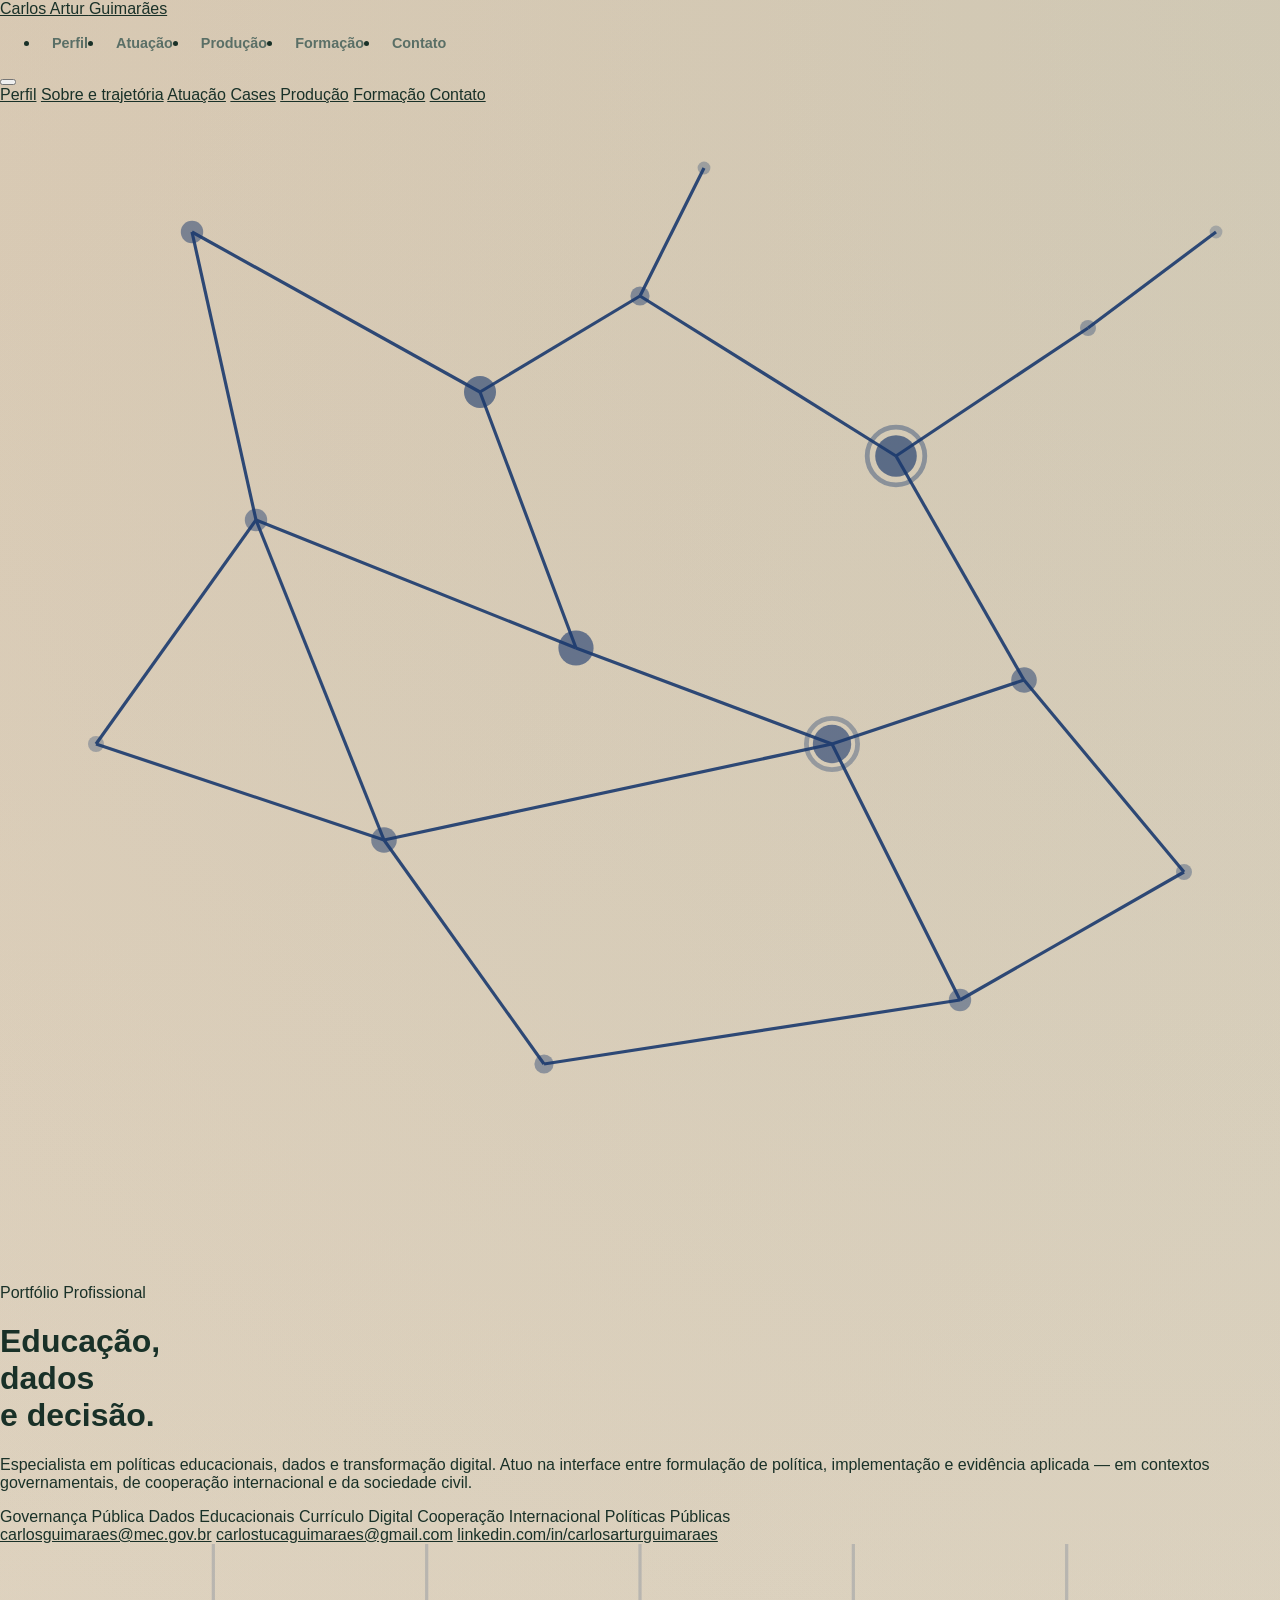
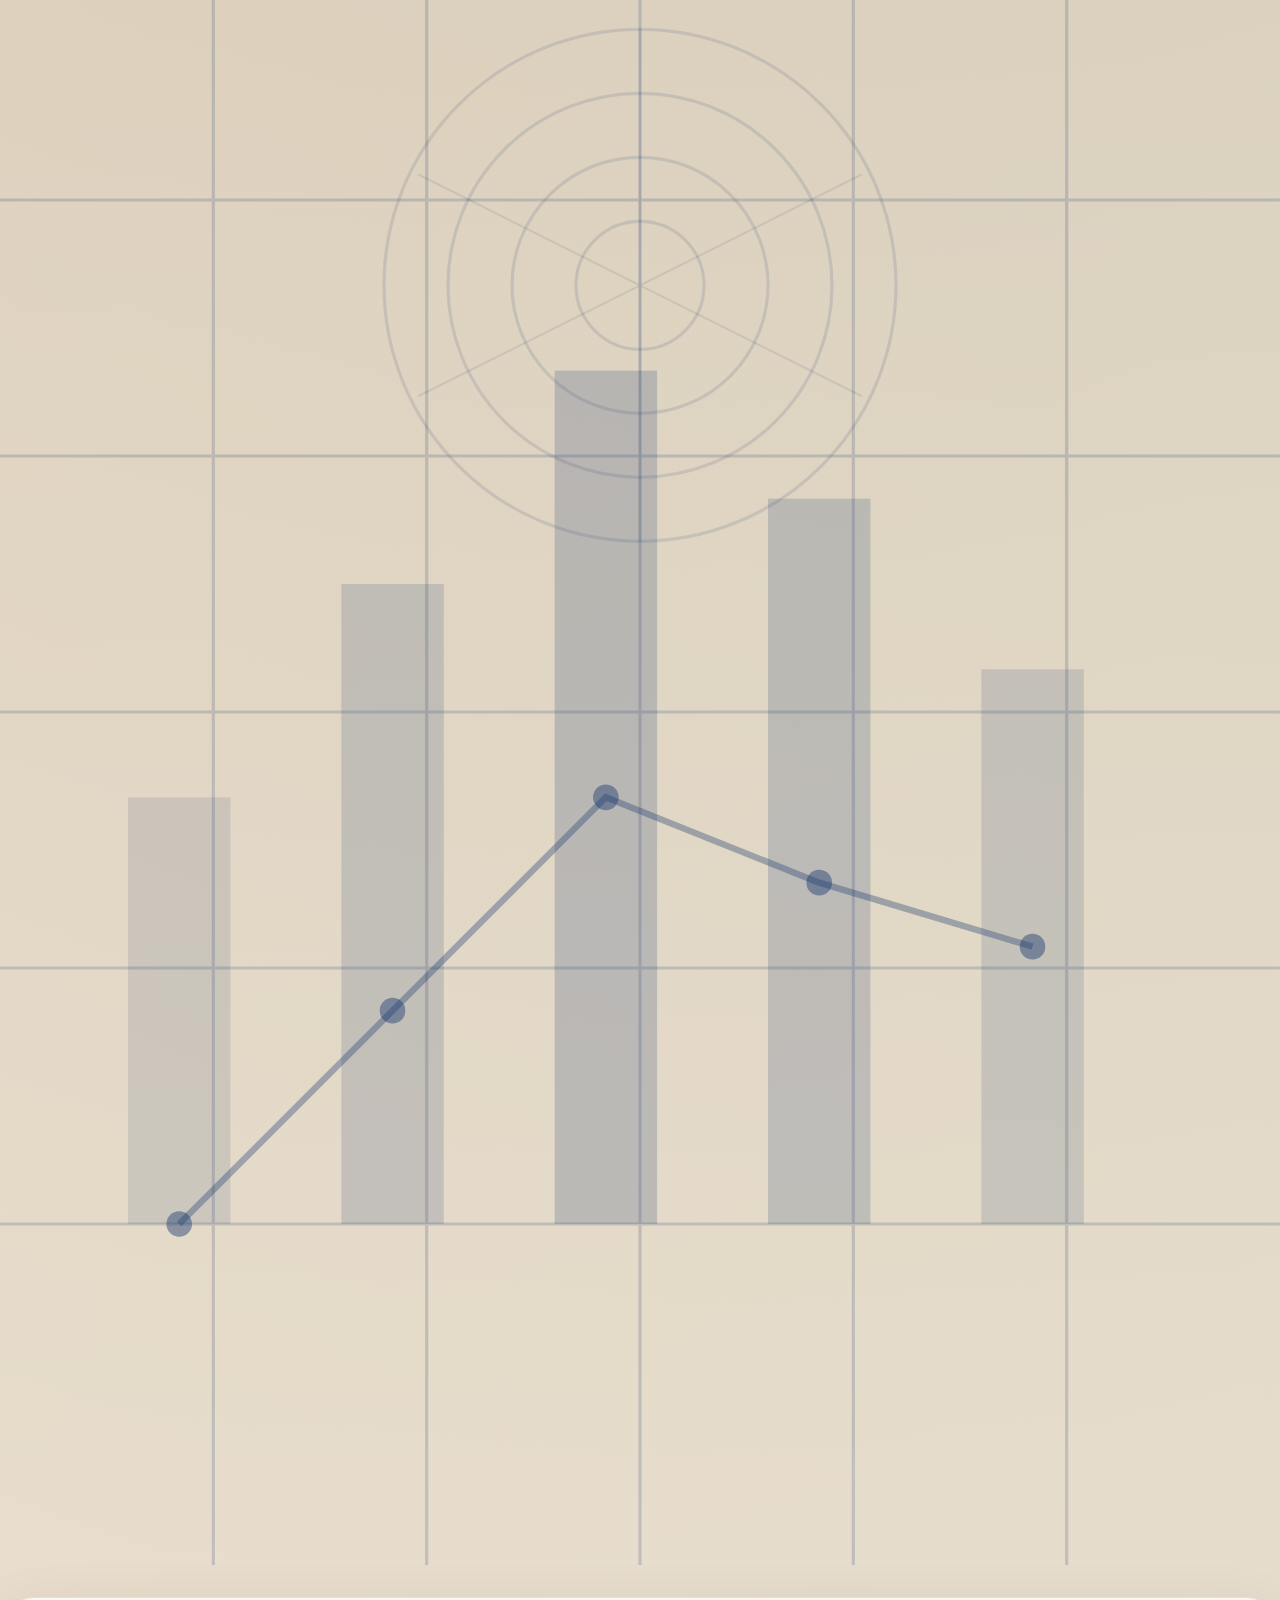
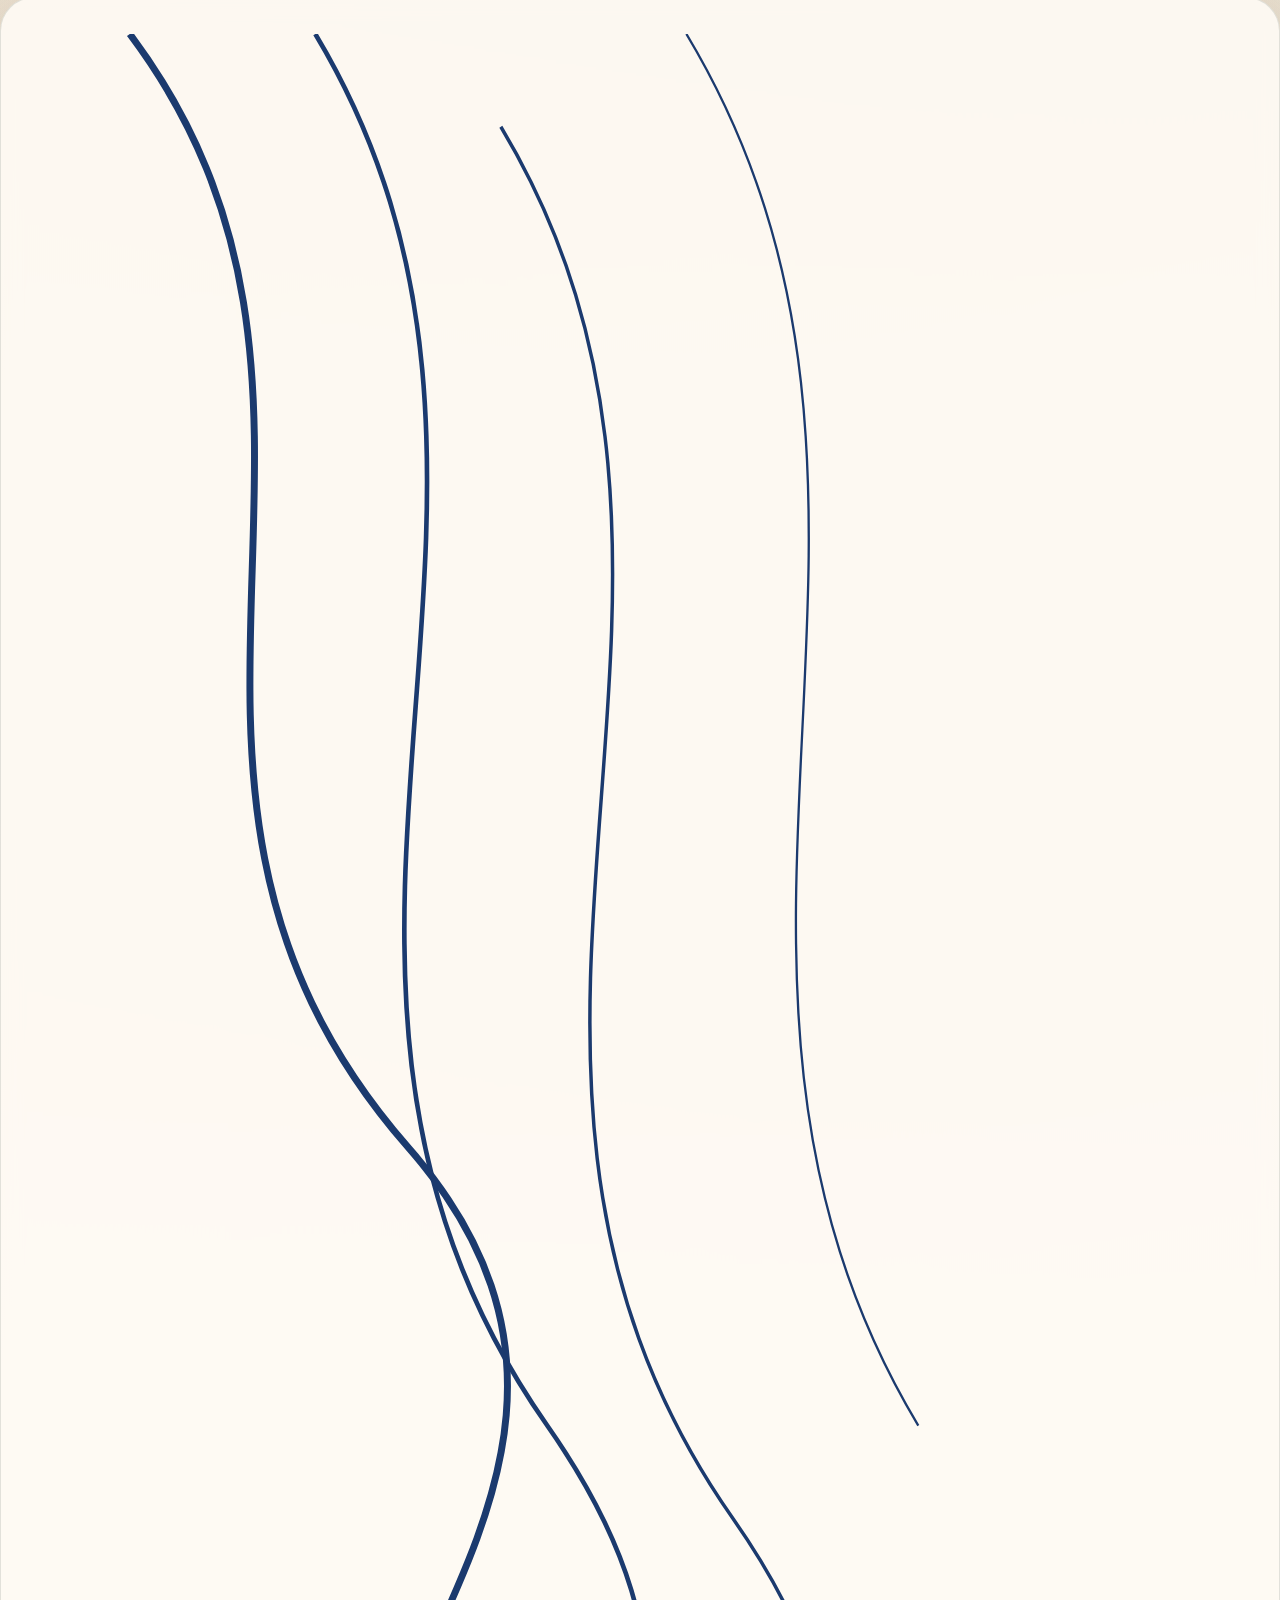
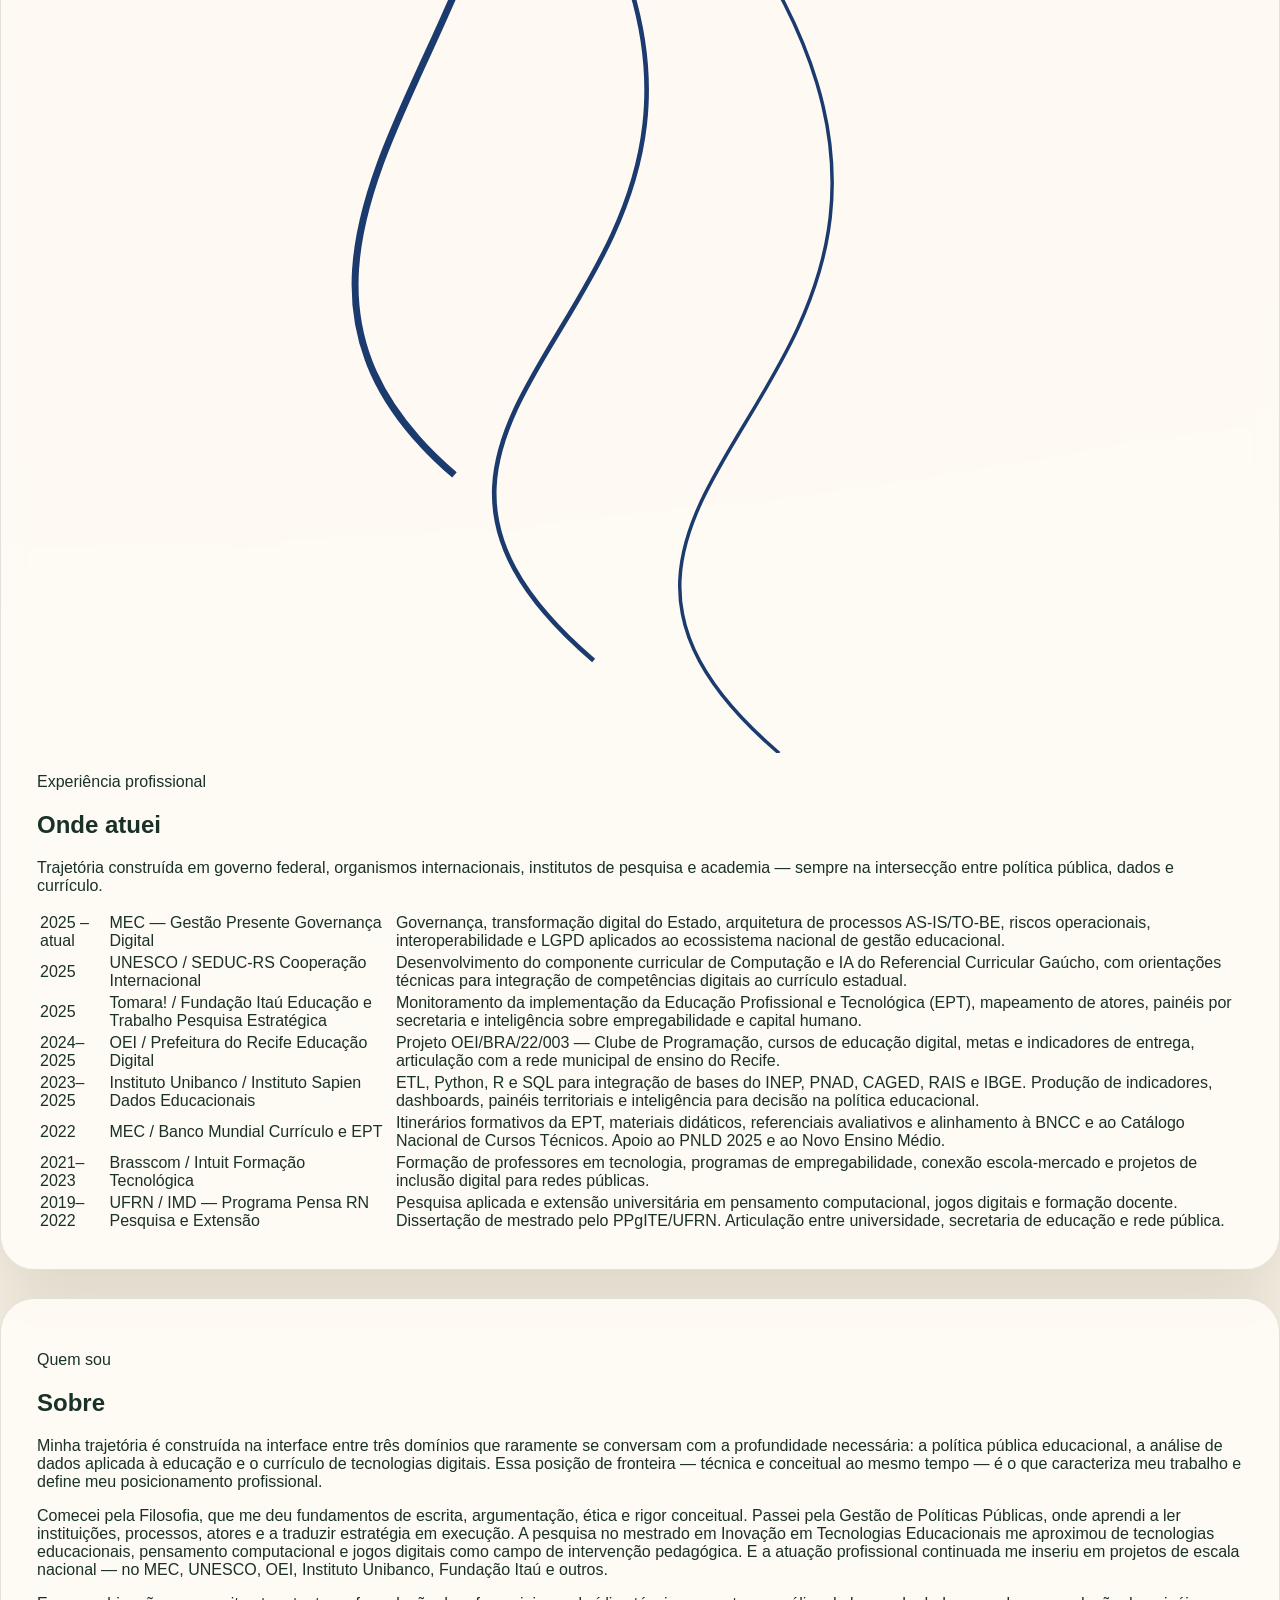
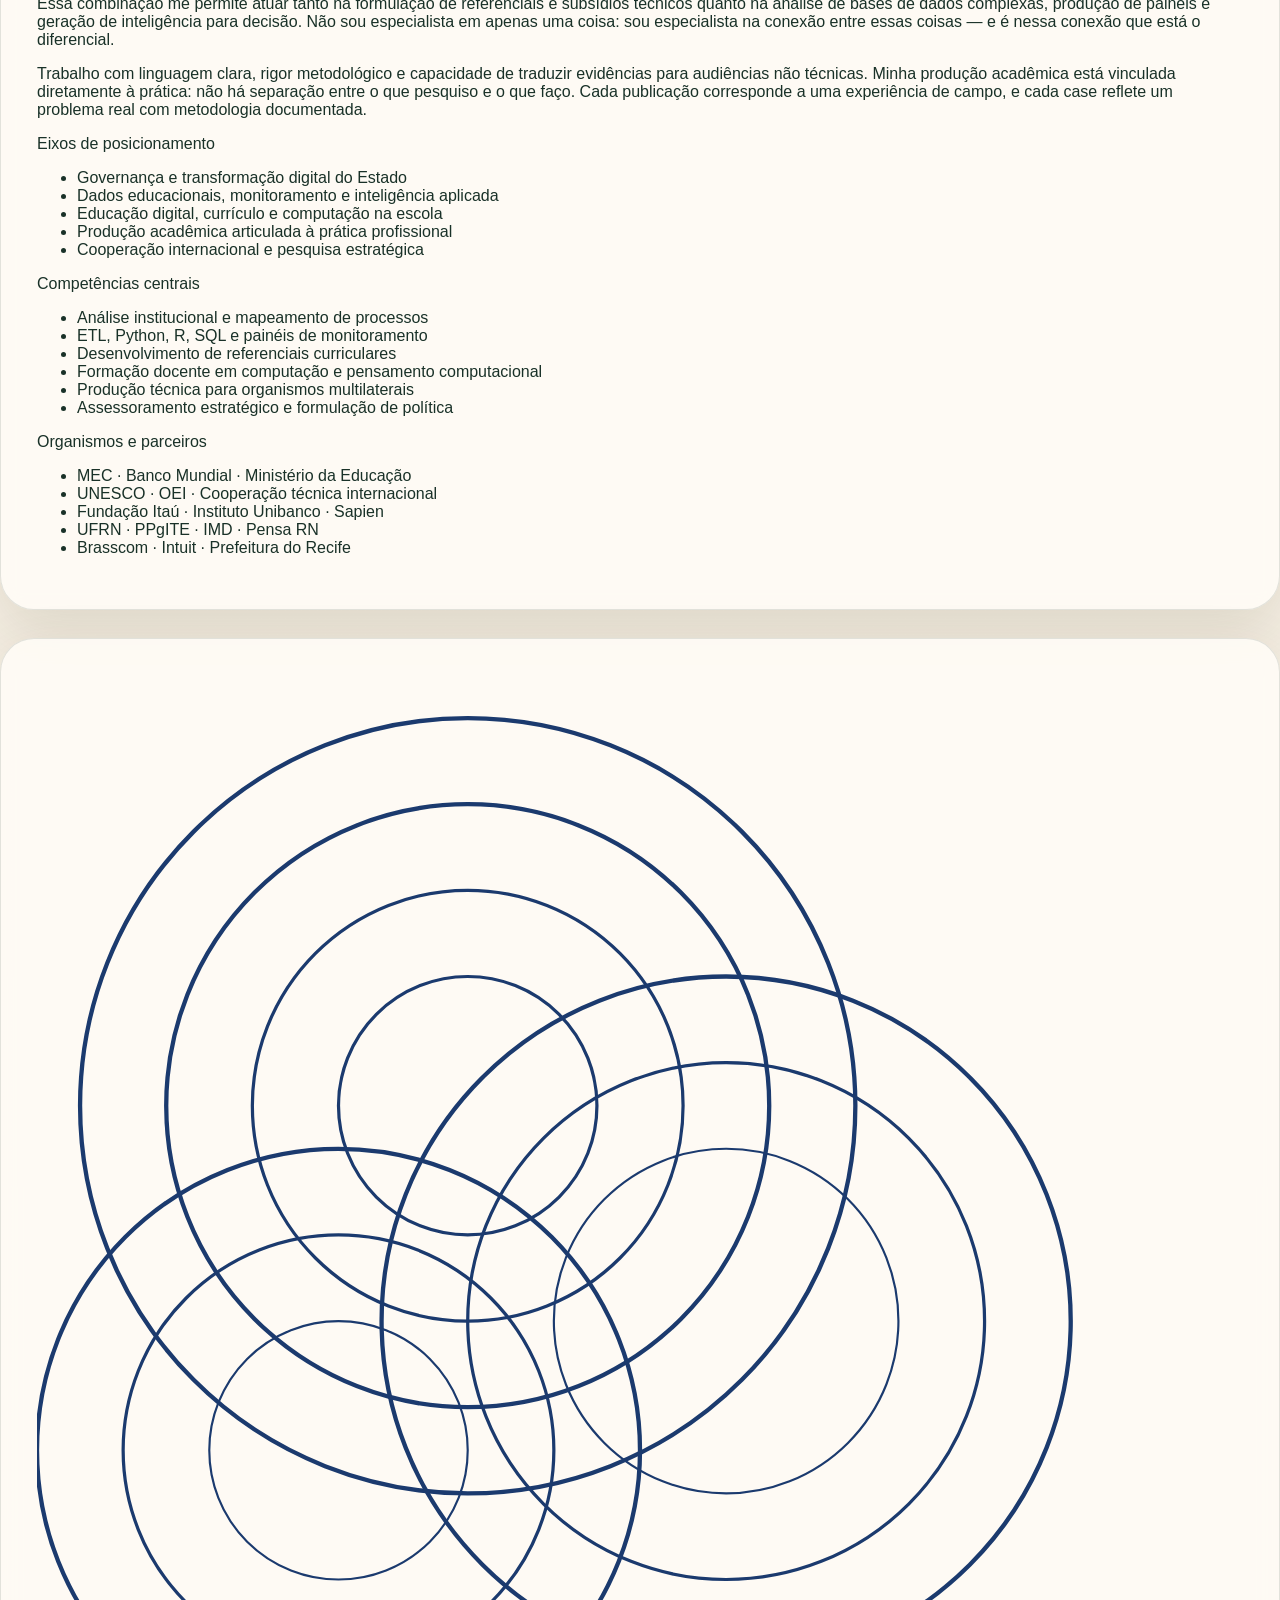
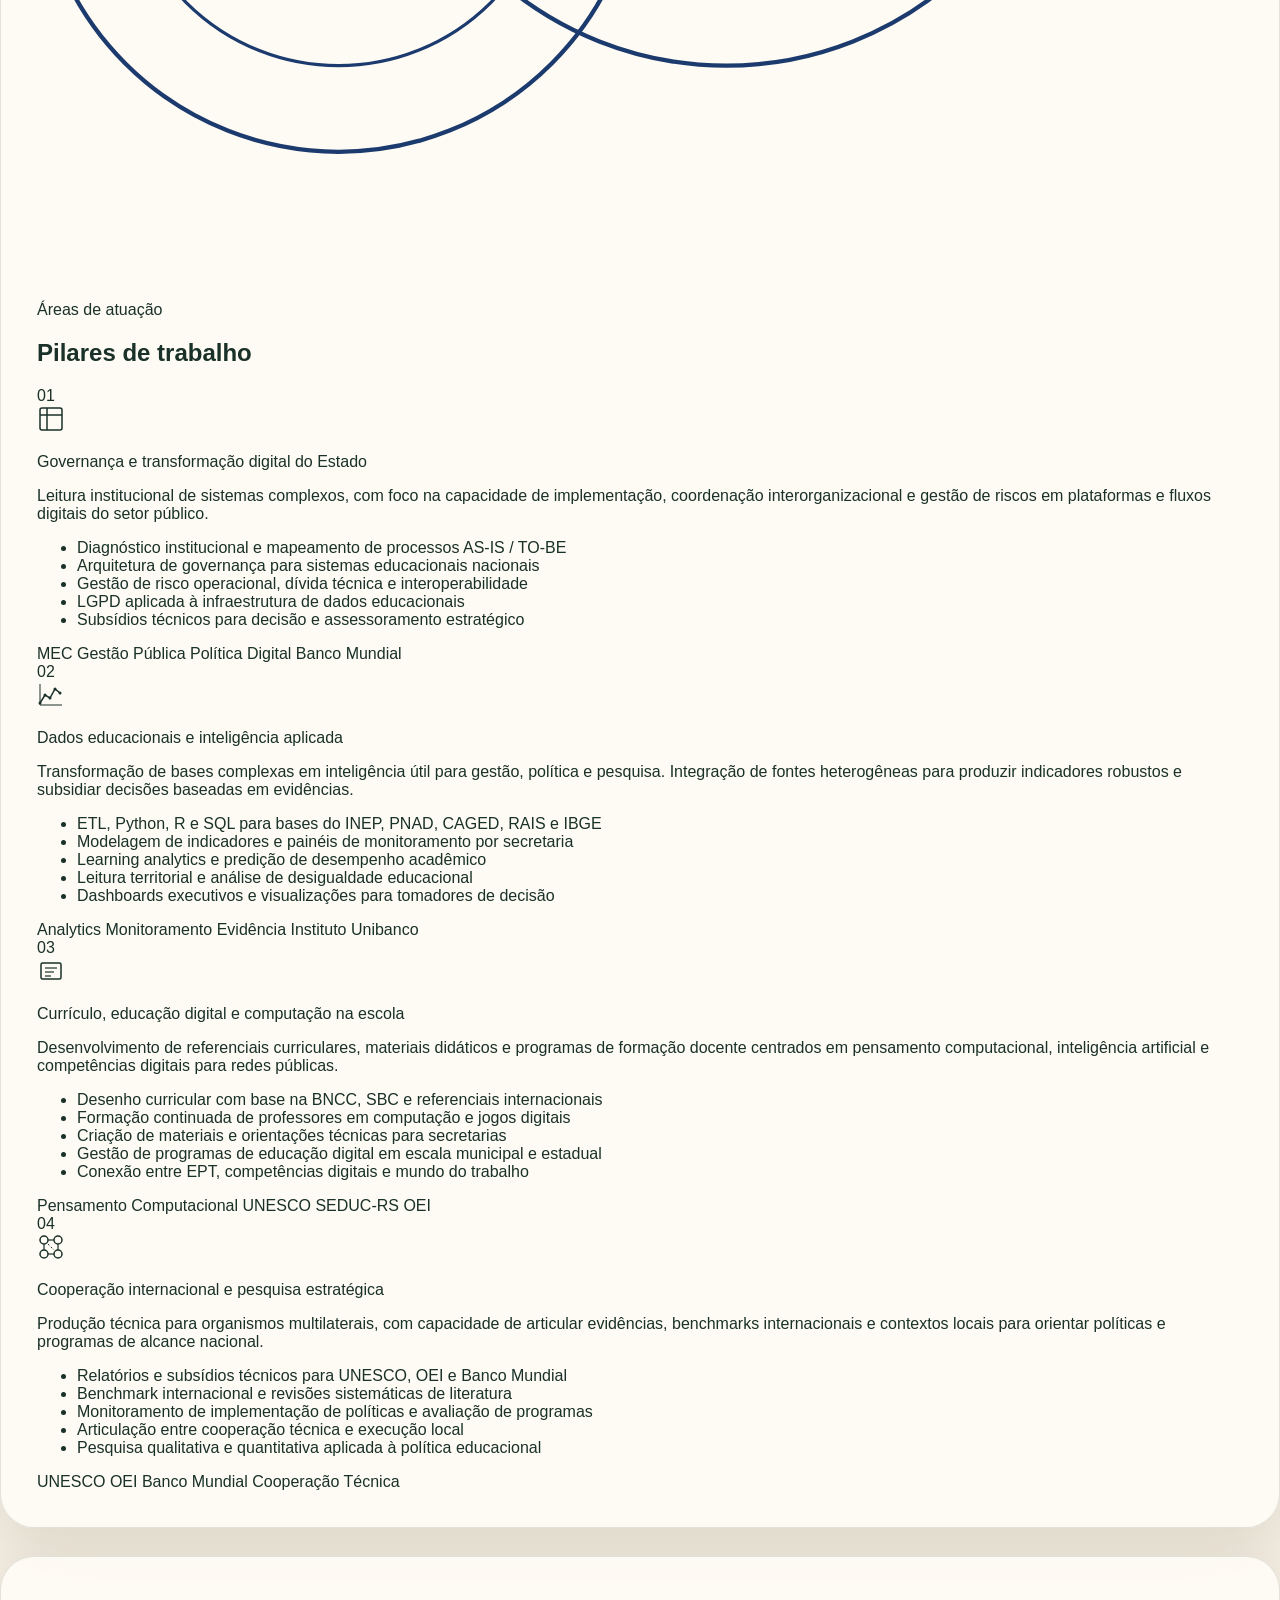
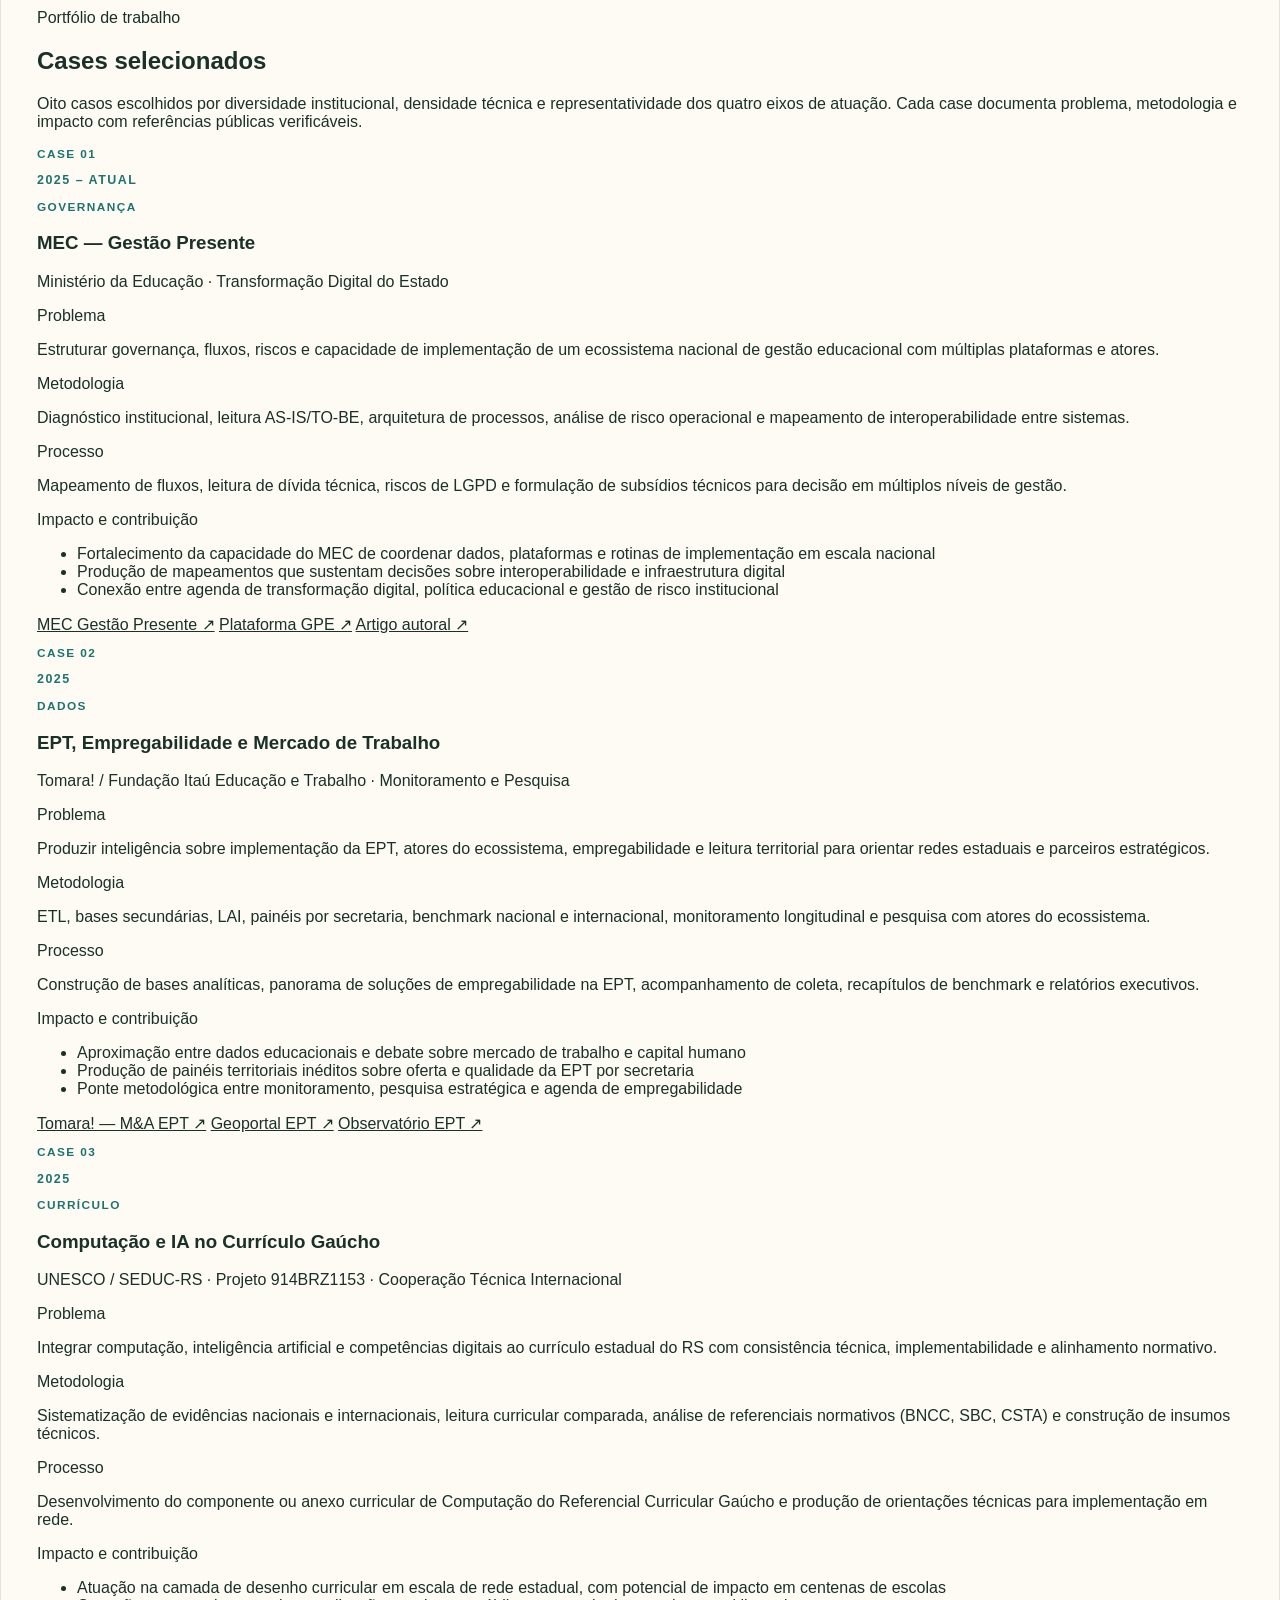
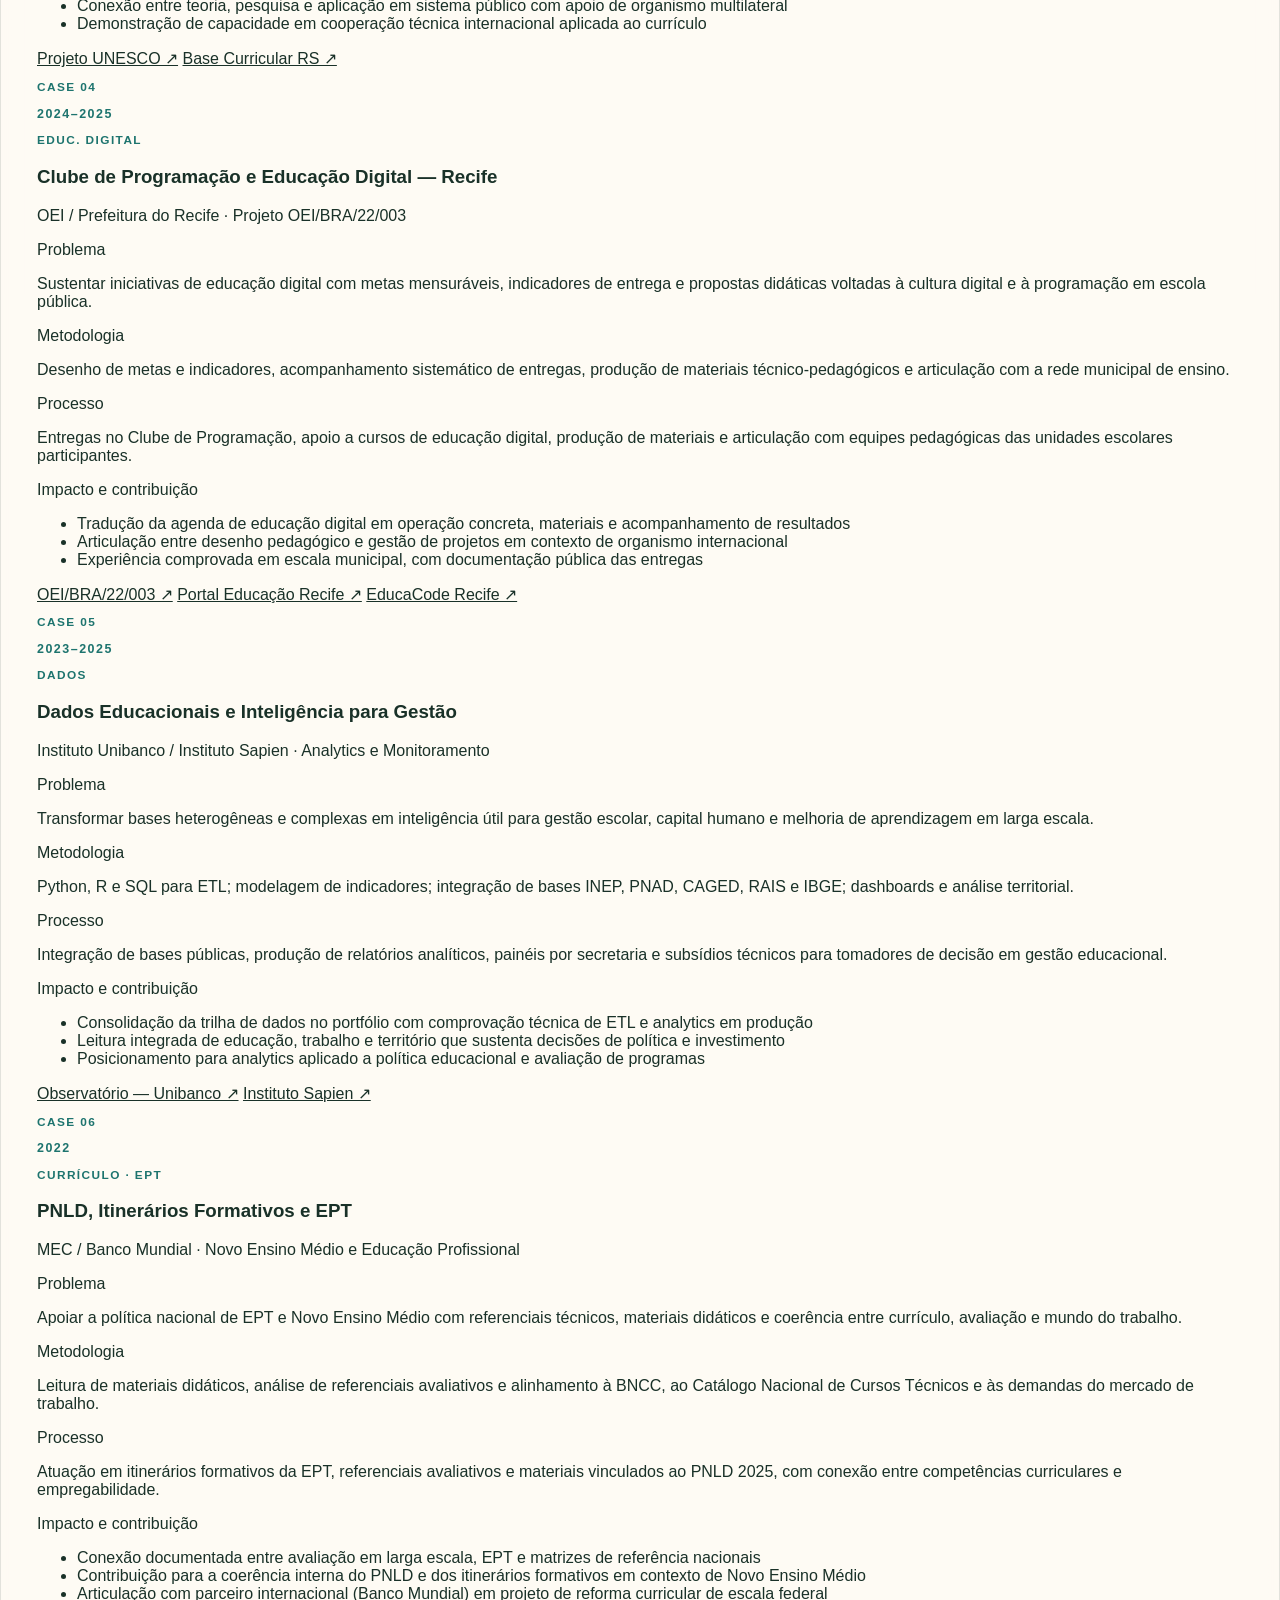
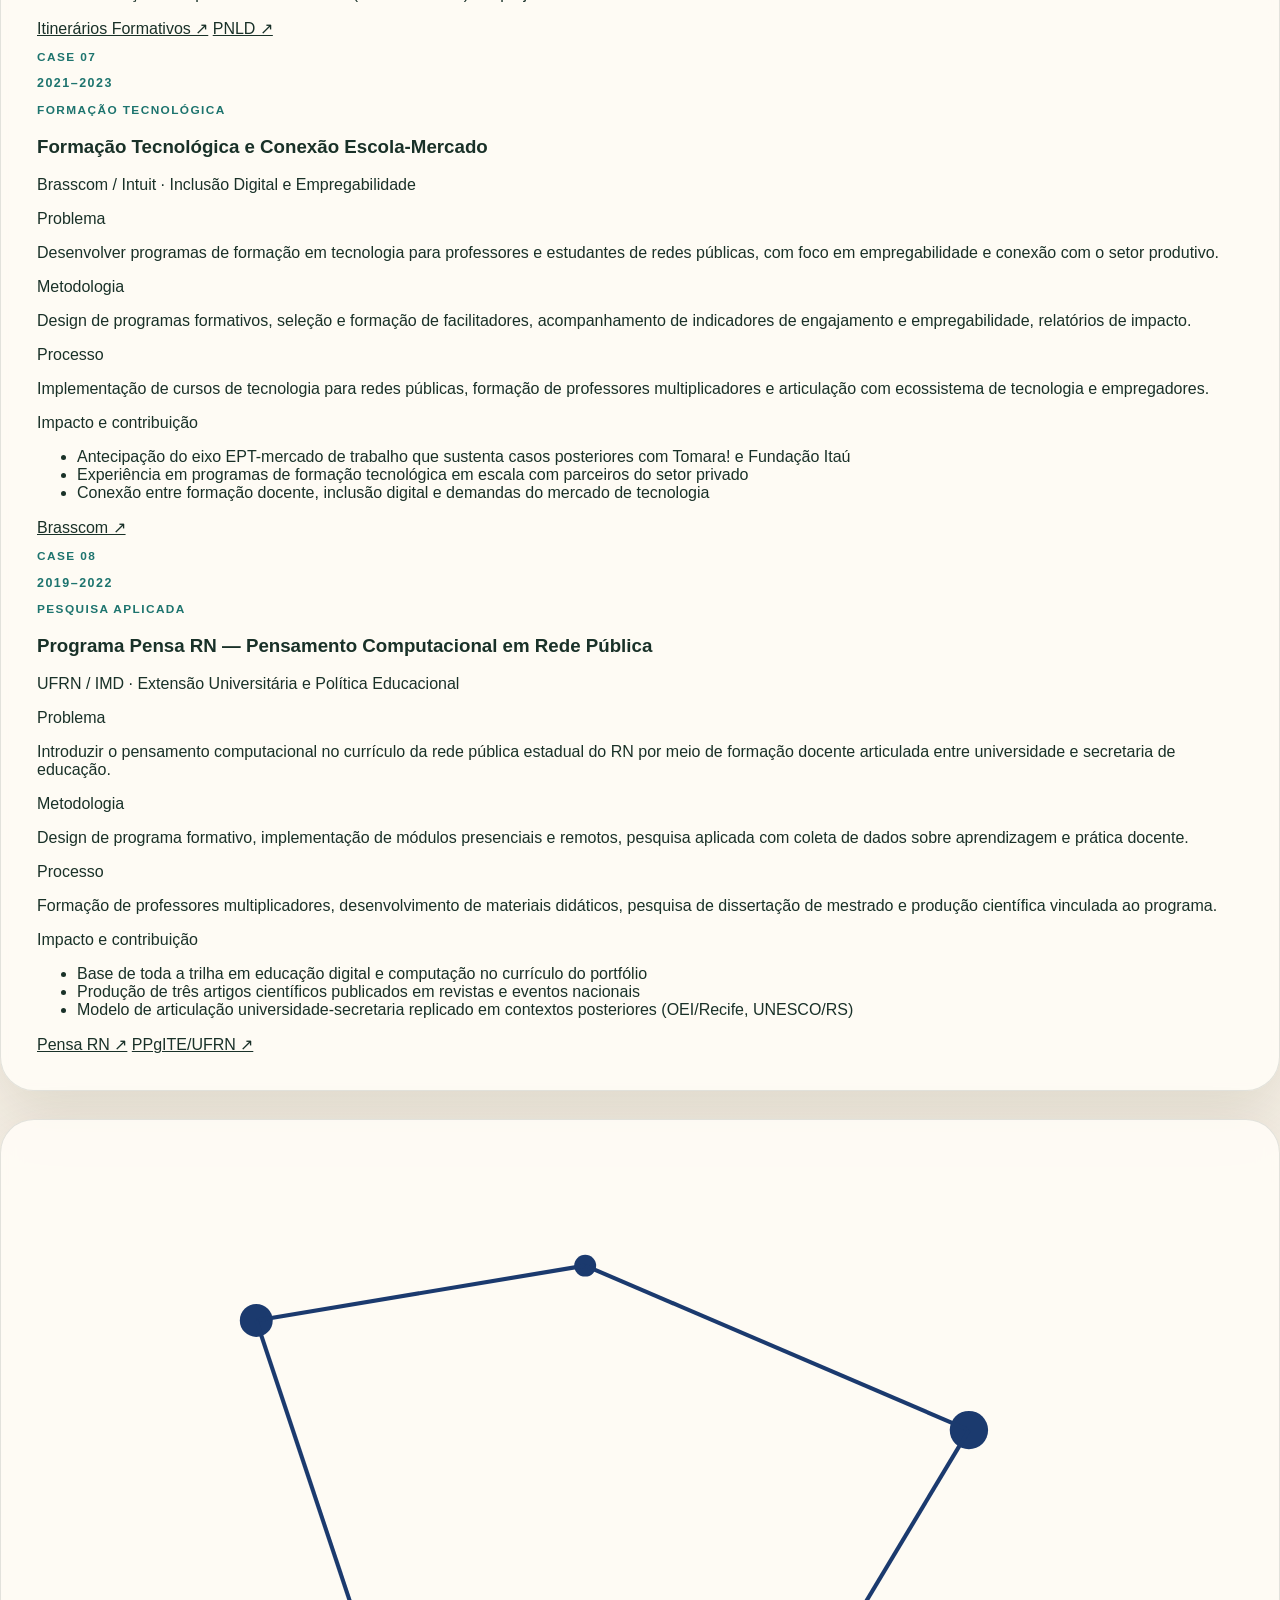
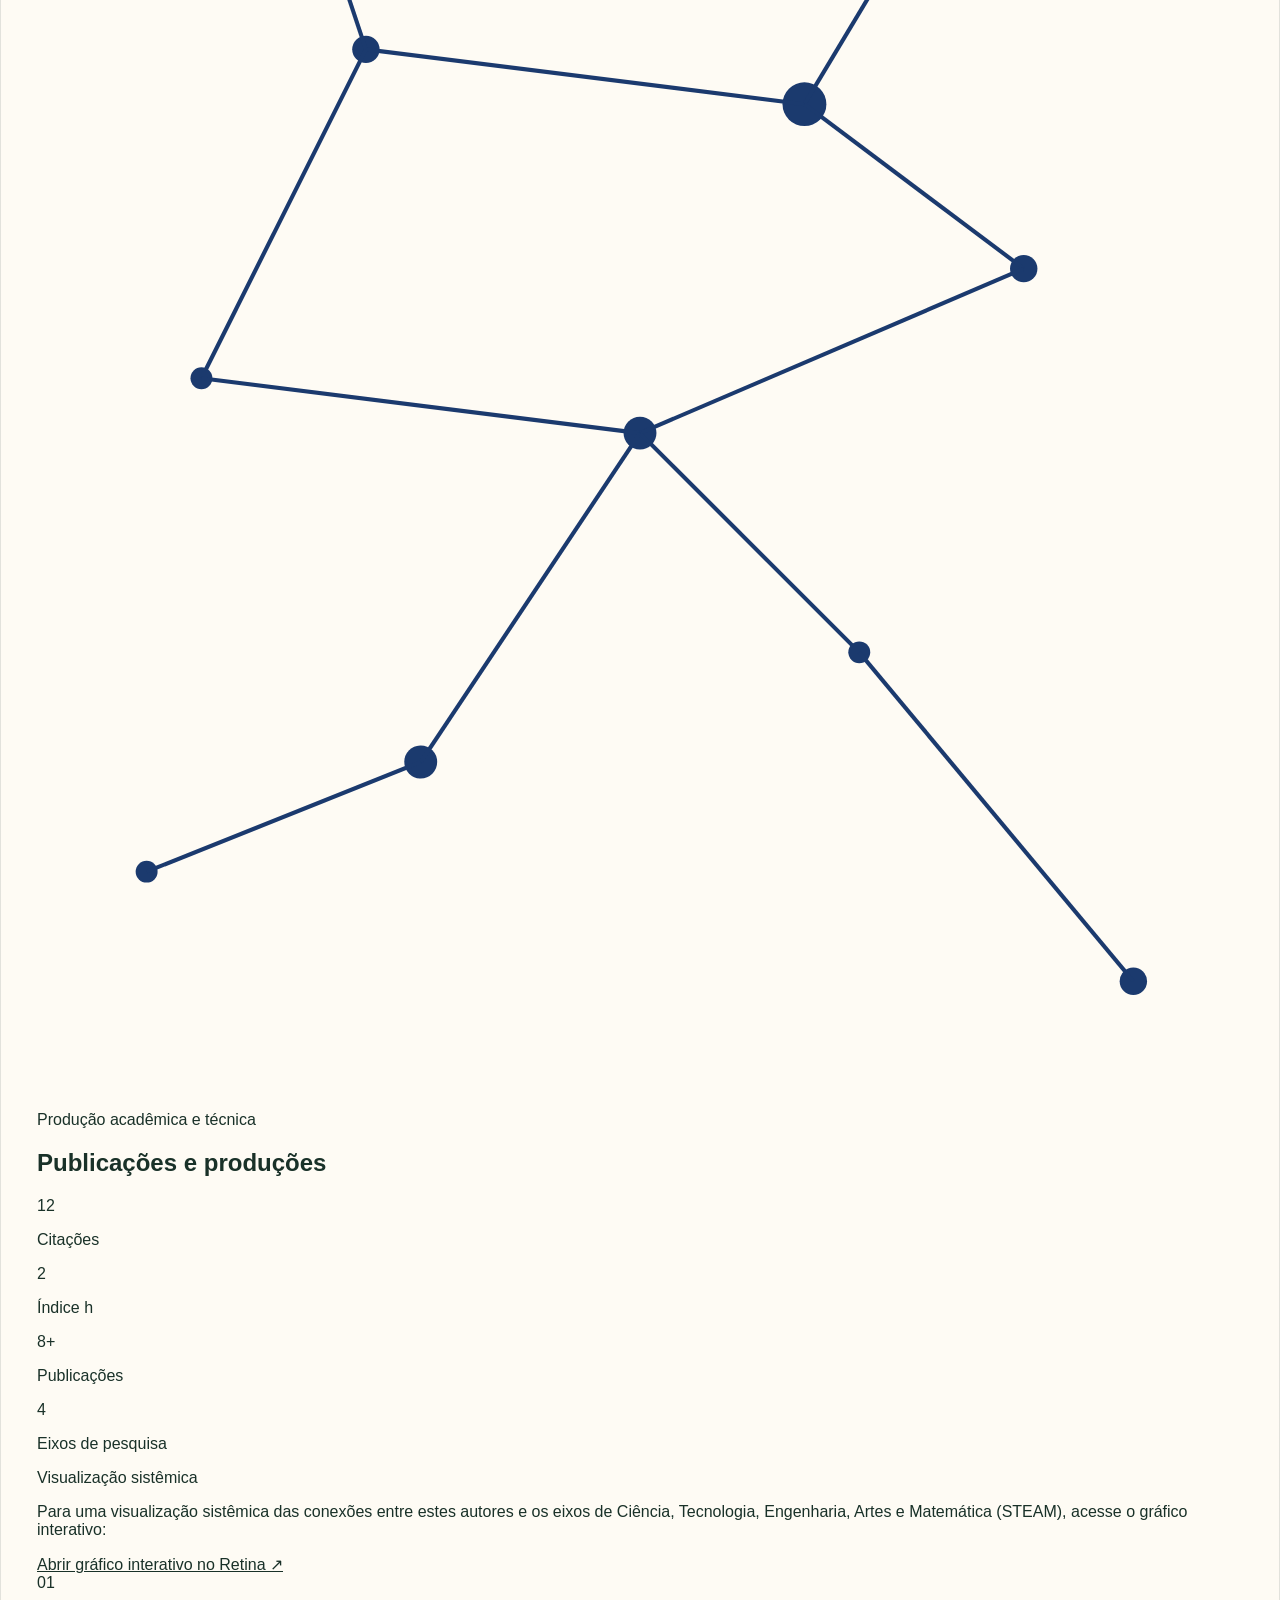
<file: index.html>
<!DOCTYPE html>
<html lang="pt-BR">
<head>
  <meta charset="UTF-8">
  <meta name="viewport" content="width=device-width, initial-scale=1.0">
  <title>Carlos Artur Guimarães — Portfólio</title>
  <meta name="description" content="Especialista em políticas educacionais, dados, currículo e transformação digital. Atuação no MEC, UNESCO, Instituto Unibanco, OEI e organismos multilaterais.">
  <meta property="og:title" content="Carlos Artur Guimarães — Portfólio">
  <meta property="og:description" content="Educação, dados e decisão estratégica.">
  <meta property="og:type" content="website">
  <link rel="preconnect" href="https://fonts.googleapis.com">
  <link rel="preconnect" href="https://fonts.gstatic.com" crossorigin>
  <link href="https://fonts.googleapis.com/css2?family=Playfair+Display:ital,wght@0,700;0,800;1,700&family=Inter:wght@400;500;600;700&display=swap" rel="stylesheet">
  <link rel="stylesheet" href="styles.css">
</head>
<body>

<!-- ===================== NAVEGAÇÃO ===================== -->
<nav class="nav" id="nav">
  <div class="nav-inner">
    <a href="#" class="nav-brand">Carlos Artur <span>Guimarães</span></a>
    <ul class="nav-links" id="nav-links">
      <li><a href="#trajetoria">Perfil</a></li>
      <li><a href="#pilares">Atuação</a></li>
      <li><a href="#producao">Produção</a></li>
      <li><a href="#formacao">Formação</a></li>
      <li><a href="#contato">Contato</a></li>
    </ul>
    <button class="nav-hamburger" id="hamburger" aria-label="Menu">
      <span></span><span></span><span></span>
    </button>
  </div>
  <div class="mobile-nav" id="mobile-nav">
    <a href="#trajetoria">Perfil</a>
    <a href="#sobre">Sobre e trajetória</a>
    <a href="#pilares">Atuação</a>
    <a href="#cases">Cases</a>
    <a href="#producao">Produção</a>
    <a href="#formacao">Formação</a>
    <a href="#contato">Contato</a>
  </div>
</nav>

<!-- ===================== HERO ===================== -->
<header class="hero" id="hero">

  <!-- Arte abstrata: rede de nós (dados, governança) -->
  <svg class="bg-art bg-art--hero" viewBox="0 0 400 350" fill="none" xmlns="http://www.w3.org/2000/svg" aria-hidden="true">
    <g stroke="#1B3A6E" stroke-width="1" opacity="0.9">
      <line x1="60" y1="40" x2="150" y2="90"/>
      <line x1="150" y1="90" x2="200" y2="60"/>
      <line x1="200" y1="60" x2="280" y2="110"/>
      <line x1="280" y1="110" x2="340" y2="70"/>
      <line x1="280" y1="110" x2="320" y2="180"/>
      <line x1="150" y1="90" x2="180" y2="170"/>
      <line x1="180" y1="170" x2="260" y2="200"/>
      <line x1="260" y1="200" x2="320" y2="180"/>
      <line x1="60" y1="40" x2="80" y2="130"/>
      <line x1="80" y1="130" x2="180" y2="170"/>
      <line x1="80" y1="130" x2="120" y2="230"/>
      <line x1="120" y1="230" x2="260" y2="200"/>
      <line x1="120" y1="230" x2="170" y2="300"/>
      <line x1="260" y1="200" x2="300" y2="280"/>
      <line x1="170" y1="300" x2="300" y2="280"/>
      <line x1="320" y1="180" x2="370" y2="240"/>
      <line x1="300" y1="280" x2="370" y2="240"/>
      <line x1="30" y1="200" x2="80" y2="130"/>
      <line x1="30" y1="200" x2="120" y2="230"/>
      <line x1="200" y1="60" x2="220" y2="20"/>
      <line x1="340" y1="70" x2="380" y2="40"/>
    </g>
    <g fill="#1B3A6E">
      <circle cx="60"  cy="40"  r="3.5" opacity="0.5"/>
      <circle cx="150" cy="90"  r="5"   opacity="0.6"/>
      <circle cx="200" cy="60"  r="3"   opacity="0.45"/>
      <circle cx="280" cy="110" r="6.5" opacity="0.65"/>
      <circle cx="340" cy="70"  r="2.5" opacity="0.35"/>
      <circle cx="320" cy="180" r="4"   opacity="0.5"/>
      <circle cx="180" cy="170" r="5.5" opacity="0.6"/>
      <circle cx="260" cy="200" r="6"   opacity="0.6"/>
      <circle cx="80"  cy="130" r="3.5" opacity="0.45"/>
      <circle cx="120" cy="230" r="4"   opacity="0.5"/>
      <circle cx="170" cy="300" r="3"   opacity="0.4"/>
      <circle cx="300" cy="280" r="3.5" opacity="0.45"/>
      <circle cx="370" cy="240" r="2.5" opacity="0.35"/>
      <circle cx="30"  cy="200" r="2.5" opacity="0.3"/>
      <circle cx="220" cy="20"  r="2"   opacity="0.3"/>
      <circle cx="380" cy="40"  r="2"   opacity="0.25"/>
    </g>
    <!-- Highlight central node -->
    <circle cx="280" cy="110" r="9" fill="none" stroke="#1B3A6E" stroke-width="1.5" opacity="0.4"/>
    <circle cx="260" cy="200" r="8" fill="none" stroke="#1B3A6E" stroke-width="1.5" opacity="0.35"/>
  </svg>

  <div class="hero-inner">
    <div class="hero-text">
      <p class="hero-eyebrow">Portfólio Profissional</p>
      <h1>Educação,<br>dados<br>e decisão.</h1>
      <p class="hero-tagline">
        Especialista em políticas educacionais, dados e transformação digital. Atuo na interface entre formulação de política, implementação e evidência aplicada — em contextos governamentais, de cooperação internacional e da sociedade civil.
      </p>
      <div class="hero-tags">
        <span class="hero-tag">Governança Pública</span>
        <span class="hero-tag">Dados Educacionais</span>
        <span class="hero-tag">Currículo Digital</span>
        <span class="hero-tag">Cooperação Internacional</span>
        <span class="hero-tag">Políticas Públicas</span>
      </div>
      <div class="hero-contacts">
        <a href="mailto:carlosguimaraes@mec.gov.br">carlosguimaraes@mec.gov.br</a>
        <a href="mailto:carlostucaguimaraes@gmail.com">carlostucaguimaraes@gmail.com</a>
        <a href="https://www.linkedin.com/in/carlosarturguimaraes" target="_blank" rel="noopener">linkedin.com/in/carlosarturguimaraes</a>
      </div>
    </div>
    <div class="hero-art" aria-hidden="true">
      <!-- Arte tipográfica: letras abstratas em linhas -->
      <svg viewBox="0 0 300 380" fill="none" xmlns="http://www.w3.org/2000/svg">
        <!-- Grades de dados abstratas -->
        <g stroke="#1B3A6E" stroke-width="0.75" opacity="0.18">
          <!-- Grade horizontal -->
          <line x1="0" y1="60"  x2="300" y2="60"/>
          <line x1="0" y1="120" x2="300" y2="120"/>
          <line x1="0" y1="180" x2="300" y2="180"/>
          <line x1="0" y1="240" x2="300" y2="240"/>
          <line x1="0" y1="300" x2="300" y2="300"/>
          <!-- Grade vertical -->
          <line x1="50"  y1="0" x2="50"  y2="380"/>
          <line x1="100" y1="0" x2="100" y2="380"/>
          <line x1="150" y1="0" x2="150" y2="380"/>
          <line x1="200" y1="0" x2="200" y2="380"/>
          <line x1="250" y1="0" x2="250" y2="380"/>
        </g>
        <!-- Barras de dados (visualização abstrata) -->
        <g fill="#1B3A6E">
          <rect x="30"  y="200" width="24" height="100" opacity="0.12"/>
          <rect x="80"  y="150" width="24" height="150" opacity="0.16"/>
          <rect x="130" y="100" width="24" height="200" opacity="0.20"/>
          <rect x="180" y="130" width="24" height="170" opacity="0.18"/>
          <rect x="230" y="170" width="24" height="130" opacity="0.14"/>
        </g>
        <!-- Linha de tendência -->
        <polyline
          points="42,300 92,250 142,200 192,220 242,235"
          stroke="#1B3A6E"
          stroke-width="1.5"
          fill="none"
          opacity="0.35"
        />
        <!-- Pontos na linha de tendência -->
        <g fill="#1B3A6E">
          <circle cx="42"  cy="300" r="3" opacity="0.45"/>
          <circle cx="92"  cy="250" r="3" opacity="0.45"/>
          <circle cx="142" cy="200" r="3" opacity="0.45"/>
          <circle cx="192" cy="220" r="3" opacity="0.45"/>
          <circle cx="242" cy="235" r="3" opacity="0.45"/>
        </g>
        <!-- Círculos concêntricos (conhecimento/currículo) -->
        <g stroke="#1B3A6E" stroke-width="0.75" fill="none" opacity="0.12">
          <circle cx="150" cy="80" r="60"/>
          <circle cx="150" cy="80" r="45"/>
          <circle cx="150" cy="80" r="30"/>
          <circle cx="150" cy="80" r="15"/>
        </g>
        <!-- Linhas radiais -->
        <g stroke="#1B3A6E" stroke-width="0.5" opacity="0.1">
          <line x1="150" y1="80" x2="150" y2="20"/>
          <line x1="150" y1="80" x2="202" y2="106"/>
          <line x1="150" y1="80" x2="202" y2="54"/>
          <line x1="150" y1="80" x2="98"  y2="54"/>
          <line x1="150" y1="80" x2="98"  y2="106"/>
          <line x1="150" y1="80" x2="150" y2="140"/>
        </g>
      </svg>
    </div>
  </div>
</header>

<!-- ===================== TRAJETÓRIA INSTITUCIONAL ===================== -->
<section class="section" id="trajetoria">

  <!-- Arte abstrata: linhas de fluxo (processo/transformação) -->
  <svg class="bg-art bg-art--cases" viewBox="0 0 260 500" fill="none" xmlns="http://www.w3.org/2000/svg" aria-hidden="true">
    <path d="M20 0 C80 80, 10 160, 80 240 S20 380, 90 440" stroke="#1B3A6E" stroke-width="1.5" fill="none"/>
    <path d="M60 0 C120 100, 40 200, 110 300 S50 420, 120 480" stroke="#1B3A6E" stroke-width="1" fill="none"/>
    <path d="M100 20 C160 120, 80 220, 150 320 S90 440, 160 500" stroke="#1B3A6E" stroke-width="0.75" fill="none"/>
    <path d="M140 0 C200 100, 130 200, 190 300" stroke="#1B3A6E" stroke-width="0.5" fill="none"/>
  </svg>

  <div class="container">
    <p class="section-label">Experiência profissional</p>
    <h2 class="section-title reveal">Onde atuei</h2>
    <p class="traj-intro reveal">
      Trajetória construída em governo federal, organismos internacionais, institutos de pesquisa e academia — sempre na intersecção entre política pública, dados e currículo.
    </p>
    <table class="traj-table">
      <tbody>
        <tr class="reveal">
          <td class="traj-col-period">2025 – atual</td>
          <td class="traj-col-org">
            MEC — Gestão Presente
            <span class="traj-tag">Governança Digital</span>
          </td>
          <td class="traj-col-desc">Governança, transformação digital do Estado, arquitetura de processos AS-IS/TO-BE, riscos operacionais, interoperabilidade e LGPD aplicados ao ecossistema nacional de gestão educacional.</td>
        </tr>
        <tr class="reveal">
          <td class="traj-col-period">2025</td>
          <td class="traj-col-org">
            UNESCO / SEDUC-RS
            <span class="traj-tag">Cooperação Internacional</span>
          </td>
          <td class="traj-col-desc">Desenvolvimento do componente curricular de Computação e IA do Referencial Curricular Gaúcho, com orientações técnicas para integração de competências digitais ao currículo estadual.</td>
        </tr>
        <tr class="reveal">
          <td class="traj-col-period">2025</td>
          <td class="traj-col-org">
            Tomara! / Fundação Itaú Educação e Trabalho
            <span class="traj-tag">Pesquisa Estratégica</span>
          </td>
          <td class="traj-col-desc">Monitoramento da implementação da Educação Profissional e Tecnológica (EPT), mapeamento de atores, painéis por secretaria e inteligência sobre empregabilidade e capital humano.</td>
        </tr>
        <tr class="reveal">
          <td class="traj-col-period">2024–2025</td>
          <td class="traj-col-org">
            OEI / Prefeitura do Recife
            <span class="traj-tag">Educação Digital</span>
          </td>
          <td class="traj-col-desc">Projeto OEI/BRA/22/003 — Clube de Programação, cursos de educação digital, metas e indicadores de entrega, articulação com a rede municipal de ensino do Recife.</td>
        </tr>
        <tr class="reveal">
          <td class="traj-col-period">2023–2025</td>
          <td class="traj-col-org">
            Instituto Unibanco / Instituto Sapien
            <span class="traj-tag">Dados Educacionais</span>
          </td>
          <td class="traj-col-desc">ETL, Python, R e SQL para integração de bases do INEP, PNAD, CAGED, RAIS e IBGE. Produção de indicadores, dashboards, painéis territoriais e inteligência para decisão na política educacional.</td>
        </tr>
        <tr class="reveal">
          <td class="traj-col-period">2022</td>
          <td class="traj-col-org">
            MEC / Banco Mundial
            <span class="traj-tag">Currículo e EPT</span>
          </td>
          <td class="traj-col-desc">Itinerários formativos da EPT, materiais didáticos, referenciais avaliativos e alinhamento à BNCC e ao Catálogo Nacional de Cursos Técnicos. Apoio ao PNLD 2025 e ao Novo Ensino Médio.</td>
        </tr>
        <tr class="reveal">
          <td class="traj-col-period">2021–2023</td>
          <td class="traj-col-org">
            Brasscom / Intuit
            <span class="traj-tag">Formação Tecnológica</span>
          </td>
          <td class="traj-col-desc">Formação de professores em tecnologia, programas de empregabilidade, conexão escola-mercado e projetos de inclusão digital para redes públicas.</td>
        </tr>
        <tr class="reveal">
          <td class="traj-col-period">2019–2022</td>
          <td class="traj-col-org">
            UFRN / IMD — Programa Pensa RN
            <span class="traj-tag">Pesquisa e Extensão</span>
          </td>
          <td class="traj-col-desc">Pesquisa aplicada e extensão universitária em pensamento computacional, jogos digitais e formação docente. Dissertação de mestrado pelo PPgITE/UFRN. Articulação entre universidade, secretaria de educação e rede pública.</td>
        </tr>
      </tbody>
    </table>
  </div>
</section>

<!-- ===================== SOBRE ===================== -->
<section class="section section--alt" id="sobre">
  <div class="container">
    <p class="section-label">Quem sou</p>
    <h2 class="section-title reveal">Sobre</h2>
    <div class="sobre-grid">
      <div class="sobre-text">
        <p class="reveal">
          Minha trajetória é construída na interface entre três domínios que raramente se conversam com a profundidade necessária: a política pública educacional, a análise de dados aplicada à educação e o currículo de tecnologias digitais. Essa posição de fronteira — técnica e conceitual ao mesmo tempo — é o que caracteriza meu trabalho e define meu posicionamento profissional.
        </p>
        <p class="reveal">
          Comecei pela Filosofia, que me deu fundamentos de escrita, argumentação, ética e rigor conceitual. Passei pela Gestão de Políticas Públicas, onde aprendi a ler instituições, processos, atores e a traduzir estratégia em execução. A pesquisa no mestrado em Inovação em Tecnologias Educacionais me aproximou de tecnologias educacionais, pensamento computacional e jogos digitais como campo de intervenção pedagógica. E a atuação profissional continuada me inseriu em projetos de escala nacional — no MEC, UNESCO, OEI, Instituto Unibanco, Fundação Itaú e outros.
        </p>
        <p class="reveal">
          Essa combinação me permite atuar tanto na formulação de referenciais e subsídios técnicos quanto na análise de bases de dados complexas, produção de painéis e geração de inteligência para decisão. Não sou especialista em apenas uma coisa: sou especialista na conexão entre essas coisas — e é nessa conexão que está o diferencial.
        </p>
        <p class="reveal">
          Trabalho com linguagem clara, rigor metodológico e capacidade de traduzir evidências para audiências não técnicas. Minha produção acadêmica está vinculada diretamente à prática: não há separação entre o que pesquiso e o que faço. Cada publicação corresponde a uma experiência de campo, e cada case reflete um problema real com metodologia documentada.
        </p>
      </div>
      <div class="sobre-aside">
        <div class="sobre-aside-block reveal">
          <p class="sobre-aside-label">Eixos de posicionamento</p>
          <ul class="sobre-aside-list">
            <li>Governança e transformação digital do Estado</li>
            <li>Dados educacionais, monitoramento e inteligência aplicada</li>
            <li>Educação digital, currículo e computação na escola</li>
            <li>Produção acadêmica articulada à prática profissional</li>
            <li>Cooperação internacional e pesquisa estratégica</li>
          </ul>
        </div>
        <div class="sobre-aside-block reveal reveal-delay-1">
          <p class="sobre-aside-label">Competências centrais</p>
          <ul class="sobre-aside-list">
            <li>Análise institucional e mapeamento de processos</li>
            <li>ETL, Python, R, SQL e painéis de monitoramento</li>
            <li>Desenvolvimento de referenciais curriculares</li>
            <li>Formação docente em computação e pensamento computacional</li>
            <li>Produção técnica para organismos multilaterais</li>
            <li>Assessoramento estratégico e formulação de política</li>
          </ul>
        </div>
        <div class="sobre-aside-block reveal reveal-delay-2">
          <p class="sobre-aside-label">Organismos e parceiros</p>
          <ul class="sobre-aside-list">
            <li>MEC · Banco Mundial · Ministério da Educação</li>
            <li>UNESCO · OEI · Cooperação técnica internacional</li>
            <li>Fundação Itaú · Instituto Unibanco · Sapien</li>
            <li>UFRN · PPgITE · IMD · Pensa RN</li>
            <li>Brasscom · Intuit · Prefeitura do Recife</li>
          </ul>
        </div>
      </div>
    </div>
  </div>
</section>

<!-- ===================== PILARES ===================== -->
<section class="section" id="pilares">

  <!-- Arte abstrata: círculos concêntricos sobrepostos (saberes interdisciplinares) -->
  <svg class="bg-art bg-art--pilares" viewBox="0 0 280 280" fill="none" xmlns="http://www.w3.org/2000/svg" aria-hidden="true">
    <circle cx="100" cy="100" r="90"  stroke="#1B3A6E" stroke-width="1"/>
    <circle cx="100" cy="100" r="70"  stroke="#1B3A6E" stroke-width="1"/>
    <circle cx="100" cy="100" r="50"  stroke="#1B3A6E" stroke-width="0.75"/>
    <circle cx="100" cy="100" r="30"  stroke="#1B3A6E" stroke-width="0.75"/>
    <circle cx="160" cy="150" r="80"  stroke="#1B3A6E" stroke-width="1"/>
    <circle cx="160" cy="150" r="60"  stroke="#1B3A6E" stroke-width="0.75"/>
    <circle cx="160" cy="150" r="40"  stroke="#1B3A6E" stroke-width="0.5"/>
    <circle cx="70"  cy="180" r="70"  stroke="#1B3A6E" stroke-width="1"/>
    <circle cx="70"  cy="180" r="50"  stroke="#1B3A6E" stroke-width="0.75"/>
    <circle cx="70"  cy="180" r="30"  stroke="#1B3A6E" stroke-width="0.5"/>
  </svg>

  <div class="container">
    <p class="section-label">Áreas de atuação</p>
    <h2 class="section-title reveal">Pilares de trabalho</h2>
    <div class="pilares-grid">

      <div class="pilar-card reveal">
        <div class="pilar-num">01</div>
        <div class="pilar-icon">
          <svg width="28" height="28" viewBox="0 0 28 28" fill="none">
            <rect x="3" y="3" width="22" height="22" rx="2" stroke="currentColor" stroke-width="1.5"/>
            <line x1="3" y1="10" x2="25" y2="10" stroke="currentColor" stroke-width="1.5"/>
            <line x1="10" y1="3" x2="10" y2="25" stroke="currentColor" stroke-width="1.5"/>
          </svg>
        </div>
        <p class="pilar-title">Governança e transformação digital do Estado</p>
        <p class="pilar-text">
          Leitura institucional de sistemas complexos, com foco na capacidade de implementação, coordenação interorganizacional e gestão de riscos em plataformas e fluxos digitais do setor público.
        </p>
        <ul class="pilar-bullets">
          <li>Diagnóstico institucional e mapeamento de processos AS-IS / TO-BE</li>
          <li>Arquitetura de governança para sistemas educacionais nacionais</li>
          <li>Gestão de risco operacional, dívida técnica e interoperabilidade</li>
          <li>LGPD aplicada à infraestrutura de dados educacionais</li>
          <li>Subsídios técnicos para decisão e assessoramento estratégico</li>
        </ul>
        <div class="pilar-tags">
          <span class="pilar-tag">MEC</span>
          <span class="pilar-tag">Gestão Pública</span>
          <span class="pilar-tag">Política Digital</span>
          <span class="pilar-tag">Banco Mundial</span>
        </div>
      </div>

      <div class="pilar-card reveal reveal-delay-1">
        <div class="pilar-num">02</div>
        <div class="pilar-icon">
          <svg width="28" height="28" viewBox="0 0 28 28" fill="none">
            <polyline points="3,22 8,14 13,17 18,8 23,12" stroke="currentColor" stroke-width="1.5" fill="none"/>
            <circle cx="3"  cy="22" r="1.5" fill="currentColor"/>
            <circle cx="8"  cy="14" r="1.5" fill="currentColor"/>
            <circle cx="13" cy="17" r="1.5" fill="currentColor"/>
            <circle cx="18" cy="8"  r="1.5" fill="currentColor"/>
            <circle cx="23" cy="12" r="1.5" fill="currentColor"/>
            <line x1="3" y1="3" x2="3" y2="24" stroke="currentColor" stroke-width="1"/>
            <line x1="3" y1="24" x2="25" y2="24" stroke="currentColor" stroke-width="1"/>
          </svg>
        </div>
        <p class="pilar-title">Dados educacionais e inteligência aplicada</p>
        <p class="pilar-text">
          Transformação de bases complexas em inteligência útil para gestão, política e pesquisa. Integração de fontes heterogêneas para produzir indicadores robustos e subsidiar decisões baseadas em evidências.
        </p>
        <ul class="pilar-bullets">
          <li>ETL, Python, R e SQL para bases do INEP, PNAD, CAGED, RAIS e IBGE</li>
          <li>Modelagem de indicadores e painéis de monitoramento por secretaria</li>
          <li>Learning analytics e predição de desempenho acadêmico</li>
          <li>Leitura territorial e análise de desigualdade educacional</li>
          <li>Dashboards executivos e visualizações para tomadores de decisão</li>
        </ul>
        <div class="pilar-tags">
          <span class="pilar-tag">Analytics</span>
          <span class="pilar-tag">Monitoramento</span>
          <span class="pilar-tag">Evidência</span>
          <span class="pilar-tag">Instituto Unibanco</span>
        </div>
      </div>

      <div class="pilar-card reveal reveal-delay-1">
        <div class="pilar-num">03</div>
        <div class="pilar-icon">
          <svg width="28" height="28" viewBox="0 0 28 28" fill="none">
            <rect x="4" y="6" width="20" height="16" rx="1.5" stroke="currentColor" stroke-width="1.5"/>
            <line x1="8"  y1="11" x2="20" y2="11" stroke="currentColor" stroke-width="1.2"/>
            <line x1="8"  y1="15" x2="17" y2="15" stroke="currentColor" stroke-width="1.2"/>
            <line x1="8"  y1="19" x2="14" y2="19" stroke="currentColor" stroke-width="1.2"/>
          </svg>
        </div>
        <p class="pilar-title">Currículo, educação digital e computação na escola</p>
        <p class="pilar-text">
          Desenvolvimento de referenciais curriculares, materiais didáticos e programas de formação docente centrados em pensamento computacional, inteligência artificial e competências digitais para redes públicas.
        </p>
        <ul class="pilar-bullets">
          <li>Desenho curricular com base na BNCC, SBC e referenciais internacionais</li>
          <li>Formação continuada de professores em computação e jogos digitais</li>
          <li>Criação de materiais e orientações técnicas para secretarias</li>
          <li>Gestão de programas de educação digital em escala municipal e estadual</li>
          <li>Conexão entre EPT, competências digitais e mundo do trabalho</li>
        </ul>
        <div class="pilar-tags">
          <span class="pilar-tag">Pensamento Computacional</span>
          <span class="pilar-tag">UNESCO</span>
          <span class="pilar-tag">SEDUC-RS</span>
          <span class="pilar-tag">OEI</span>
        </div>
      </div>

      <div class="pilar-card reveal reveal-delay-2">
        <div class="pilar-num">04</div>
        <div class="pilar-icon">
          <svg width="28" height="28" viewBox="0 0 28 28" fill="none">
            <circle cx="7"  cy="7"  r="4" stroke="currentColor" stroke-width="1.5"/>
            <circle cx="21" cy="7"  r="4" stroke="currentColor" stroke-width="1.5"/>
            <circle cx="7"  cy="21" r="4" stroke="currentColor" stroke-width="1.5"/>
            <circle cx="21" cy="21" r="4" stroke="currentColor" stroke-width="1.5"/>
            <line x1="11" y1="7"  x2="17" y2="7"  stroke="currentColor" stroke-width="1.2"/>
            <line x1="7"  y1="11" x2="7"  y2="17" stroke="currentColor" stroke-width="1.2"/>
            <line x1="11" y1="21" x2="17" y2="21" stroke="currentColor" stroke-width="1.2"/>
            <line x1="21" y1="11" x2="21" y2="17" stroke="currentColor" stroke-width="1.2"/>
            <line x1="11" y1="11" x2="17" y2="17" stroke="currentColor" stroke-width="1" stroke-dasharray="2 2"/>
          </svg>
        </div>
        <p class="pilar-title">Cooperação internacional e pesquisa estratégica</p>
        <p class="pilar-text">
          Produção técnica para organismos multilaterais, com capacidade de articular evidências, benchmarks internacionais e contextos locais para orientar políticas e programas de alcance nacional.
        </p>
        <ul class="pilar-bullets">
          <li>Relatórios e subsídios técnicos para UNESCO, OEI e Banco Mundial</li>
          <li>Benchmark internacional e revisões sistemáticas de literatura</li>
          <li>Monitoramento de implementação de políticas e avaliação de programas</li>
          <li>Articulação entre cooperação técnica e execução local</li>
          <li>Pesquisa qualitativa e quantitativa aplicada à política educacional</li>
        </ul>
        <div class="pilar-tags">
          <span class="pilar-tag">UNESCO</span>
          <span class="pilar-tag">OEI</span>
          <span class="pilar-tag">Banco Mundial</span>
          <span class="pilar-tag">Cooperação Técnica</span>
        </div>
      </div>

    </div>
  </div>
</section>

<!-- ===================== CASES ===================== -->
<section class="section section--alt" id="cases">
  <div class="container">
    <p class="section-label">Portfólio de trabalho</p>
    <h2 class="section-title reveal">Cases selecionados</h2>
    <p class="cases-intro reveal">
      Oito casos escolhidos por diversidade institucional, densidade técnica e representatividade dos quatro eixos de atuação. Cada case documenta problema, metodologia e impacto com referências públicas verificáveis.
    </p>

    <div class="cases-list">
    <!-- CASE 01 -->
    <div class="case-item reveal">
      <div class="case-meta">
        <p class="case-num">Case 01</p>
        <p class="case-period">2025 – atual</p>
        <span class="case-track">Governança</span>
      </div>
      <div class="case-body">
        <h3 class="case-title">MEC — Gestão Presente</h3>
        <p class="case-org">Ministério da Educação · Transformação Digital do Estado</p>
        <div class="case-blocks">
          <div class="case-block">
            <p class="case-block-label">Problema</p>
            <p class="case-block-text">Estruturar governança, fluxos, riscos e capacidade de implementação de um ecossistema nacional de gestão educacional com múltiplas plataformas e atores.</p>
          </div>
          <div class="case-block">
            <p class="case-block-label">Metodologia</p>
            <p class="case-block-text">Diagnóstico institucional, leitura AS-IS/TO-BE, arquitetura de processos, análise de risco operacional e mapeamento de interoperabilidade entre sistemas.</p>
          </div>
          <div class="case-block">
            <p class="case-block-label">Processo</p>
            <p class="case-block-text">Mapeamento de fluxos, leitura de dívida técnica, riscos de LGPD e formulação de subsídios técnicos para decisão em múltiplos níveis de gestão.</p>
          </div>
        </div>
        <div class="case-impacts">
          <p class="case-impacts-label">Impacto e contribuição</p>
          <ul>
            <li>Fortalecimento da capacidade do MEC de coordenar dados, plataformas e rotinas de implementação em escala nacional</li>
            <li>Produção de mapeamentos que sustentam decisões sobre interoperabilidade e infraestrutura digital</li>
            <li>Conexão entre agenda de transformação digital, política educacional e gestão de risco institucional</li>
          </ul>
        </div>
        <div class="case-refs">
          <a href="https://www.gov.br/mec/pt-br/mec-gestao-presente/documentos/mec-gestao-presente.pdf/view" target="_blank" class="case-ref-link">MEC Gestão Presente ↗</a>
          <a href="https://gpe.gestaopresente.mec.gov.br/termos-de-servico" target="_blank" class="case-ref-link">Plataforma GPE ↗</a>
          <a href="https://www.linkedin.com/pulse/mec-gest%25C3%25A3o-presente-transforma%25C3%25A7%25C3%25A3o-digital-na-carlos-artur-guimar%25C3%25A3es-lsytf/" target="_blank" class="case-ref-link">Artigo autoral ↗</a>
        </div>
      </div>
    </div>

    <!-- CASE 02 -->
    <div class="case-item reveal">
      <div class="case-meta">
        <p class="case-num">Case 02</p>
        <p class="case-period">2025</p>
        <span class="case-track">Dados</span>
      </div>
      <div class="case-body">
        <h3 class="case-title">EPT, Empregabilidade e Mercado de Trabalho</h3>
        <p class="case-org">Tomara! / Fundação Itaú Educação e Trabalho · Monitoramento e Pesquisa</p>
        <div class="case-blocks">
          <div class="case-block">
            <p class="case-block-label">Problema</p>
            <p class="case-block-text">Produzir inteligência sobre implementação da EPT, atores do ecossistema, empregabilidade e leitura territorial para orientar redes estaduais e parceiros estratégicos.</p>
          </div>
          <div class="case-block">
            <p class="case-block-label">Metodologia</p>
            <p class="case-block-text">ETL, bases secundárias, LAI, painéis por secretaria, benchmark nacional e internacional, monitoramento longitudinal e pesquisa com atores do ecossistema.</p>
          </div>
          <div class="case-block">
            <p class="case-block-label">Processo</p>
            <p class="case-block-text">Construção de bases analíticas, panorama de soluções de empregabilidade na EPT, acompanhamento de coleta, recapítulos de benchmark e relatórios executivos.</p>
          </div>
        </div>
        <div class="case-impacts">
          <p class="case-impacts-label">Impacto e contribuição</p>
          <ul>
            <li>Aproximação entre dados educacionais e debate sobre mercado de trabalho e capital humano</li>
            <li>Produção de painéis territoriais inéditos sobre oferta e qualidade da EPT por secretaria</li>
            <li>Ponte metodológica entre monitoramento, pesquisa estratégica e agenda de empregabilidade</li>
          </ul>
        </div>
        <div class="case-refs">
          <a href="https://www.tomaraeducacaoecultura.com.br/post/projeto-de-monitoramento-e-avalia%C3%A7%C3%A3o-m-a-da-qualidade-da-implementa%C3%A7%C3%A3o-da-educa%C3%A7%C3%A3o-profissional-e" target="_blank" class="case-ref-link">Tomara! — M&amp;A EPT ↗</a>
          <a href="https://fundacaoitau.org.br/observatorio/biblioteca/geoportal-uma-ferramenta-para-apoiar-o-planejamento-da-ept" target="_blank" class="case-ref-link">Geoportal EPT ↗</a>
          <a href="https://ferramentas.fundacaoitau.org.br/sobre-ept/formas-de-oferta" target="_blank" class="case-ref-link">Observatório EPT ↗</a>
        </div>
      </div>
    </div>

    <!-- CASE 03 -->
    <div class="case-item reveal">
      <div class="case-meta">
        <p class="case-num">Case 03</p>
        <p class="case-period">2025</p>
        <span class="case-track">Currículo</span>
      </div>
      <div class="case-body">
        <h3 class="case-title">Computação e IA no Currículo Gaúcho</h3>
        <p class="case-org">UNESCO / SEDUC-RS · Projeto 914BRZ1153 · Cooperação Técnica Internacional</p>
        <div class="case-blocks">
          <div class="case-block">
            <p class="case-block-label">Problema</p>
            <p class="case-block-text">Integrar computação, inteligência artificial e competências digitais ao currículo estadual do RS com consistência técnica, implementabilidade e alinhamento normativo.</p>
          </div>
          <div class="case-block">
            <p class="case-block-label">Metodologia</p>
            <p class="case-block-text">Sistematização de evidências nacionais e internacionais, leitura curricular comparada, análise de referenciais normativos (BNCC, SBC, CSTA) e construção de insumos técnicos.</p>
          </div>
          <div class="case-block">
            <p class="case-block-label">Processo</p>
            <p class="case-block-text">Desenvolvimento do componente ou anexo curricular de Computação do Referencial Curricular Gaúcho e produção de orientações técnicas para implementação em rede.</p>
          </div>
        </div>
        <div class="case-impacts">
          <p class="case-impacts-label">Impacto e contribuição</p>
          <ul>
            <li>Atuação na camada de desenho curricular em escala de rede estadual, com potencial de impacto em centenas de escolas</li>
            <li>Conexão entre teoria, pesquisa e aplicação em sistema público com apoio de organismo multilateral</li>
            <li>Demonstração de capacidade em cooperação técnica internacional aplicada ao currículo</li>
          </ul>
        </div>
        <div class="case-refs">
          <a href="https://core.unesco.org/en/project/914BRZ1153" target="_blank" class="case-ref-link">Projeto UNESCO ↗</a>
          <a href="https://h-curriculo.educacao.rs.gov.br/BaseCurricular" target="_blank" class="case-ref-link">Base Curricular RS ↗</a>
        </div>
      </div>
    </div>

    <!-- CASE 04 -->
    <div class="case-item reveal">
      <div class="case-meta">
        <p class="case-num">Case 04</p>
        <p class="case-period">2024–2025</p>
        <span class="case-track">Educ. Digital</span>
      </div>
      <div class="case-body">
        <h3 class="case-title">Clube de Programação e Educação Digital — Recife</h3>
        <p class="case-org">OEI / Prefeitura do Recife · Projeto OEI/BRA/22/003</p>
        <div class="case-blocks">
          <div class="case-block">
            <p class="case-block-label">Problema</p>
            <p class="case-block-text">Sustentar iniciativas de educação digital com metas mensuráveis, indicadores de entrega e propostas didáticas voltadas à cultura digital e à programação em escola pública.</p>
          </div>
          <div class="case-block">
            <p class="case-block-label">Metodologia</p>
            <p class="case-block-text">Desenho de metas e indicadores, acompanhamento sistemático de entregas, produção de materiais técnico-pedagógicos e articulação com a rede municipal de ensino.</p>
          </div>
          <div class="case-block">
            <p class="case-block-label">Processo</p>
            <p class="case-block-text">Entregas no Clube de Programação, apoio a cursos de educação digital, produção de materiais e articulação com equipes pedagógicas das unidades escolares participantes.</p>
          </div>
        </div>
        <div class="case-impacts">
          <p class="case-impacts-label">Impacto e contribuição</p>
          <ul>
            <li>Tradução da agenda de educação digital em operação concreta, materiais e acompanhamento de resultados</li>
            <li>Articulação entre desenho pedagógico e gestão de projetos em contexto de organismo internacional</li>
            <li>Experiência comprovada em escala municipal, com documentação pública das entregas</li>
          </ul>
        </div>
        <div class="case-refs">
          <a href="https://oei.int/pt/escritorios/brasil/contratacoes/contratacao-de-consultor-na-modalidade-produto-projeto-oei-bra-22-003-tr-10942/" target="_blank" class="case-ref-link">OEI/BRA/22/003 ↗</a>
          <a href="https://educ.rec.br/portaleducacao/" target="_blank" class="case-ref-link">Portal Educação Recife ↗</a>
          <a href="https://sites.google.com/view/educacoderecife/" target="_blank" class="case-ref-link">EducaCode Recife ↗</a>
        </div>
      </div>
    </div>

    <!-- CASE 05 -->
    <div class="case-item reveal">
      <div class="case-meta">
        <p class="case-num">Case 05</p>
        <p class="case-period">2023–2025</p>
        <span class="case-track">Dados</span>
      </div>
      <div class="case-body">
        <h3 class="case-title">Dados Educacionais e Inteligência para Gestão</h3>
        <p class="case-org">Instituto Unibanco / Instituto Sapien · Analytics e Monitoramento</p>
        <div class="case-blocks">
          <div class="case-block">
            <p class="case-block-label">Problema</p>
            <p class="case-block-text">Transformar bases heterogêneas e complexas em inteligência útil para gestão escolar, capital humano e melhoria de aprendizagem em larga escala.</p>
          </div>
          <div class="case-block">
            <p class="case-block-label">Metodologia</p>
            <p class="case-block-text">Python, R e SQL para ETL; modelagem de indicadores; integração de bases INEP, PNAD, CAGED, RAIS e IBGE; dashboards e análise territorial.</p>
          </div>
          <div class="case-block">
            <p class="case-block-label">Processo</p>
            <p class="case-block-text">Integração de bases públicas, produção de relatórios analíticos, painéis por secretaria e subsídios técnicos para tomadores de decisão em gestão educacional.</p>
          </div>
        </div>
        <div class="case-impacts">
          <p class="case-impacts-label">Impacto e contribuição</p>
          <ul>
            <li>Consolidação da trilha de dados no portfólio com comprovação técnica de ETL e analytics em produção</li>
            <li>Leitura integrada de educação, trabalho e território que sustenta decisões de política e investimento</li>
            <li>Posicionamento para analytics aplicado a política educacional e avaliação de programas</li>
          </ul>
        </div>
        <div class="case-refs">
          <a href="https://www.institutounibanco.org.br/conteudo/o-novo-observatorio-de-educacao-esta-no-ar/" target="_blank" class="case-ref-link">Observatório — Unibanco ↗</a>
          <a href="https://www.sapien.org.br/about-8" target="_blank" class="case-ref-link">Instituto Sapien ↗</a>
        </div>
      </div>
    </div>

    <!-- CASE 06 -->
    <div class="case-item reveal">
      <div class="case-meta">
        <p class="case-num">Case 06</p>
        <p class="case-period">2022</p>
        <span class="case-track">Currículo · EPT</span>
      </div>
      <div class="case-body">
        <h3 class="case-title">PNLD, Itinerários Formativos e EPT</h3>
        <p class="case-org">MEC / Banco Mundial · Novo Ensino Médio e Educação Profissional</p>
        <div class="case-blocks">
          <div class="case-block">
            <p class="case-block-label">Problema</p>
            <p class="case-block-text">Apoiar a política nacional de EPT e Novo Ensino Médio com referenciais técnicos, materiais didáticos e coerência entre currículo, avaliação e mundo do trabalho.</p>
          </div>
          <div class="case-block">
            <p class="case-block-label">Metodologia</p>
            <p class="case-block-text">Leitura de materiais didáticos, análise de referenciais avaliativos e alinhamento à BNCC, ao Catálogo Nacional de Cursos Técnicos e às demandas do mercado de trabalho.</p>
          </div>
          <div class="case-block">
            <p class="case-block-label">Processo</p>
            <p class="case-block-text">Atuação em itinerários formativos da EPT, referenciais avaliativos e materiais vinculados ao PNLD 2025, com conexão entre competências curriculares e empregabilidade.</p>
          </div>
        </div>
        <div class="case-impacts">
          <p class="case-impacts-label">Impacto e contribuição</p>
          <ul>
            <li>Conexão documentada entre avaliação em larga escala, EPT e matrizes de referência nacionais</li>
            <li>Contribuição para a coerência interna do PNLD e dos itinerários formativos em contexto de Novo Ensino Médio</li>
            <li>Articulação com parceiro internacional (Banco Mundial) em projeto de reforma curricular de escala federal</li>
          </ul>
        </div>
        <div class="case-refs">
          <a href="https://www.gov.br/pt-br/noticias/educacao-e-pesquisa/2021/10/programa-itinerarios-formativos-do-mec-teve-adesao-de-todos-os-27-estados-brasileiros" target="_blank" class="case-ref-link">Itinerários Formativos ↗</a>
          <a href="https://www.gov.br/fnde/pt-br/acesso-a-informacao/acoes-e-programas/programas/programas-do-livro/pnld" target="_blank" class="case-ref-link">PNLD ↗</a>
        </div>
      </div>
    </div>

    <!-- CASE 07 -->
    <div class="case-item reveal">
      <div class="case-meta">
        <p class="case-num">Case 07</p>
        <p class="case-period">2021–2023</p>
        <span class="case-track">Formação Tecnológica</span>
      </div>
      <div class="case-body">
        <h3 class="case-title">Formação Tecnológica e Conexão Escola-Mercado</h3>
        <p class="case-org">Brasscom / Intuit · Inclusão Digital e Empregabilidade</p>
        <div class="case-blocks">
          <div class="case-block">
            <p class="case-block-label">Problema</p>
            <p class="case-block-text">Desenvolver programas de formação em tecnologia para professores e estudantes de redes públicas, com foco em empregabilidade e conexão com o setor produtivo.</p>
          </div>
          <div class="case-block">
            <p class="case-block-label">Metodologia</p>
            <p class="case-block-text">Design de programas formativos, seleção e formação de facilitadores, acompanhamento de indicadores de engajamento e empregabilidade, relatórios de impacto.</p>
          </div>
          <div class="case-block">
            <p class="case-block-label">Processo</p>
            <p class="case-block-text">Implementação de cursos de tecnologia para redes públicas, formação de professores multiplicadores e articulação com ecossistema de tecnologia e empregadores.</p>
          </div>
        </div>
        <div class="case-impacts">
          <p class="case-impacts-label">Impacto e contribuição</p>
          <ul>
            <li>Antecipação do eixo EPT-mercado de trabalho que sustenta casos posteriores com Tomara! e Fundação Itaú</li>
            <li>Experiência em programas de formação tecnológica em escala com parceiros do setor privado</li>
            <li>Conexão entre formação docente, inclusão digital e demandas do mercado de tecnologia</li>
          </ul>
        </div>
        <div class="case-refs">
          <a href="http://brasscom.org.br" target="_blank" class="case-ref-link">Brasscom ↗</a>
        </div>
      </div>
    </div>

    <!-- CASE 08 -->
    <div class="case-item reveal">
      <div class="case-meta">
        <p class="case-num">Case 08</p>
        <p class="case-period">2019–2022</p>
        <span class="case-track">Pesquisa Aplicada</span>
      </div>
      <div class="case-body">
        <h3 class="case-title">Programa Pensa RN — Pensamento Computacional em Rede Pública</h3>
        <p class="case-org">UFRN / IMD · Extensão Universitária e Política Educacional</p>
        <div class="case-blocks">
          <div class="case-block">
            <p class="case-block-label">Problema</p>
            <p class="case-block-text">Introduzir o pensamento computacional no currículo da rede pública estadual do RN por meio de formação docente articulada entre universidade e secretaria de educação.</p>
          </div>
          <div class="case-block">
            <p class="case-block-label">Metodologia</p>
            <p class="case-block-text">Design de programa formativo, implementação de módulos presenciais e remotos, pesquisa aplicada com coleta de dados sobre aprendizagem e prática docente.</p>
          </div>
          <div class="case-block">
            <p class="case-block-label">Processo</p>
            <p class="case-block-text">Formação de professores multiplicadores, desenvolvimento de materiais didáticos, pesquisa de dissertação de mestrado e produção científica vinculada ao programa.</p>
          </div>
        </div>
        <div class="case-impacts">
          <p class="case-impacts-label">Impacto e contribuição</p>
          <ul>
            <li>Base de toda a trilha em educação digital e computação no currículo do portfólio</li>
            <li>Produção de três artigos científicos publicados em revistas e eventos nacionais</li>
            <li>Modelo de articulação universidade-secretaria replicado em contextos posteriores (OEI/Recife, UNESCO/RS)</li>
          </ul>
        </div>
        <div class="case-refs">
          <a href="https://pensarn.imd.ufrn.br/" target="_blank" class="case-ref-link">Pensa RN ↗</a>
          <a href="https://posgraduacao.ufrn.br/10481/programa/apresentacao" target="_blank" class="case-ref-link">PPgITE/UFRN ↗</a>
        </div>
      </div>
    </div>
    </div><!-- /cases-list -->

  </div>
</section>

<!-- ===================== PRODUÇÃO CIENTÍFICA ===================== -->
<section class="section" id="producao">

  <!-- Arte abstrata: constelação (pesquisa, conhecimento) -->
  <svg class="bg-art bg-art--prod" viewBox="0 0 220 280" fill="none" xmlns="http://www.w3.org/2000/svg" aria-hidden="true">
    <g fill="#1B3A6E">
      <circle cx="40"  cy="30"  r="3"/>
      <circle cx="100" cy="20"  r="2"/>
      <circle cx="170" cy="50"  r="3.5"/>
      <circle cx="60"  cy="90"  r="2.5"/>
      <circle cx="140" cy="100" r="4"/>
      <circle cx="30"  cy="150" r="2"/>
      <circle cx="110" cy="160" r="3"/>
      <circle cx="180" cy="130" r="2.5"/>
      <circle cx="70"  cy="220" r="3"/>
      <circle cx="150" cy="200" r="2"/>
      <circle cx="200" cy="260" r="2.5"/>
      <circle cx="20"  cy="240" r="2"/>
    </g>
    <g stroke="#1B3A6E" stroke-width="0.75">
      <line x1="40"  y1="30"  x2="100" y2="20"/>
      <line x1="100" y1="20"  x2="170" y2="50"/>
      <line x1="40"  y1="30"  x2="60"  y2="90"/>
      <line x1="170" y1="50"  x2="140" y2="100"/>
      <line x1="60"  y1="90"  x2="140" y2="100"/>
      <line x1="60"  y1="90"  x2="30"  y2="150"/>
      <line x1="140" y1="100" x2="180" y2="130"/>
      <line x1="30"  y1="150" x2="110" y2="160"/>
      <line x1="110" y1="160" x2="180" y2="130"/>
      <line x1="110" y1="160" x2="70"  y2="220"/>
      <line x1="110" y1="160" x2="150" y2="200"/>
      <line x1="70"  y1="220" x2="20"  y2="240"/>
      <line x1="150" y1="200" x2="200" y2="260"/>
    </g>
  </svg>

  <div class="container">
    <p class="section-label">Produção acadêmica e técnica</p>
    <h2 class="section-title reveal">Publicações e produções</h2>

    <!-- Métricas do perfil -->
    <div class="prod-metrics reveal">
      <div class="prod-metric">
        <p class="prod-metric-val">12</p>
        <p class="prod-metric-label">Citações</p>
      </div>
      <div class="prod-metric">
        <p class="prod-metric-val">2</p>
        <p class="prod-metric-label">Índice h</p>
      </div>
      <div class="prod-metric">
        <p class="prod-metric-val">8+</p>
        <p class="prod-metric-label">Publicações</p>
      </div>
      <div class="prod-metric">
        <p class="prod-metric-val">4</p>
        <p class="prod-metric-label">Eixos de pesquisa</p>
      </div>
    </div>

    <div class="retina-callout reveal">
      <p class="retina-label">Visualização sistêmica</p>
      <p class="retina-text">Para uma visualização sistêmica das conexões entre estes autores e os eixos de Ciência, Tecnologia, Engenharia, Artes e Matemática (STEAM), acesse o gráfico interativo:</p>
      <a class="retina-link" href="https://retina.cortext.net/#/graph/?url=https%3A%2F%2Fgist.githubusercontent.com%2Ftucaguimaraes%2Fea331650e0eb8f21defa2ca346cf53d3%2Fraw%2F24eb47f603c6576ff521a25ed3d4069373c7d13e%2Fcarlos_artur_steam_sciences.gexf&r=v&sa=r&ca=f-s&ca=ci-s&ca=cl&ca=t&ca=t_-s&ca=s" target="_blank" rel="noopener">Abrir gráfico interativo no Retina ↗</a>
    </div>

    <div class="pub-list">
    <!-- Publicação 01 -->
    <div class="pub-item reveal">
      <div class="pub-num">01</div>
      <div class="pub-content">
        <p class="pub-type">Artigo em periódico · RBIE</p>
        <h3 class="pub-title">Capacitando Professores no Programa Norte-rio-grandense de Pensamento Computacional</h3>
        <p class="pub-abstract">
          Este artigo apresenta a experiência de capacitação de professores da rede pública no contexto do Programa Norte-rio-grandense de Pensamento Computacional (Pensa RN). Descreve o desenho formativo adotado, as estratégias pedagógicas utilizadas e os resultados da formação continuada com docentes do ensino fundamental e médio. O programa articula extensão universitária, pesquisa aplicada e política pública de computação na escola, com ênfase na disseminação de conceitos e práticas de pensamento computacional no currículo. Os resultados indicam ganhos na autoeficácia docente e na incorporação de atividades computacionais no cotidiano escolar.
        </p>
        <div class="pub-links">
          <a href="https://sol.sbc.org.br/journals/index.php/rbie/article/view/22568" target="_blank" class="pub-link">RBIE ↗</a>
          <a href="https://scholar.google.com/citations?user=XfzydjwAAAAJ&hl=pt-BR" target="_blank" class="pub-link">Google Scholar ↗</a>
        </div>
      </div>
    </div>

    <!-- Publicação 02 -->
    <div class="pub-item reveal">
      <div class="pub-num">02</div>
      <div class="pub-content">
        <p class="pub-type">Trabalho em evento · WIE / SBC</p>
        <h3 class="pub-title">Formação Continuada de Professores em Pensamento Computacional: Um Relato de Experiência do Pensa RN</h3>
        <p class="pub-abstract">
          Este trabalho relata a experiência formativa do Programa Norte-rio-grandense de Pensamento Computacional, descrevendo a estrutura dos módulos oferecidos a professores da rede pública estadual do Rio Grande do Norte. São apresentados o design do programa, as metodologias adotadas e os desafios encontrados na implementação de uma formação continuada voltada ao pensamento computacional em contexto de baixa infraestrutura tecnológica. A experiência demonstra a viabilidade de programas de formação docente articulados entre universidade e secretaria de educação, com indicadores de engajamento e permanência acima da média de programas similares.
        </p>
        <div class="pub-links">
          <a href="https://sol.sbc.org.br/index.php/wie/article/view/15865" target="_blank" class="pub-link">SBC OpenLib ↗</a>
        </div>
      </div>
    </div>

    <!-- Publicação 03 -->
    <div class="pub-item reveal">
      <div class="pub-num">03</div>
      <div class="pub-content">
        <p class="pub-type">Revisão sistemática · Revista Incluir / UFRN</p>
        <h3 class="pub-title">A Produção de Learning Analytics e Predição de Desempenho Acadêmico por Pesquisadores Brasileiros</h3>
        <p class="pub-abstract">
          Revisão sistemática da produção científica brasileira sobre learning analytics e predição de desempenho acadêmico entre 2015 e 2021. O estudo mapeou abordagens metodológicas, fontes e variáveis utilizadas, técnicas de modelagem preditiva e principais achados na literatura nacional. Os resultados revelam predominância de estudos exploratórios com dados de ambientes virtuais de aprendizagem, uso crescente de técnicas de machine learning e lacunas na generalização dos modelos para contextos de ensino básico. O artigo contribui para a consolidação do campo de analytics educacional no Brasil e aponta caminhos para pesquisa futura.
        </p>
        <div class="pub-links">
          <a href="https://periodicos.ufrn.br/incluir/article/view/20543" target="_blank" class="pub-link">Revista Incluir ↗</a>
        </div>
      </div>
    </div>

    <!-- Publicação 04 -->
    <div class="pub-item reveal">
      <div class="pub-num">04</div>
      <div class="pub-content">
        <p class="pub-type">Artigo · Metodologias e Aprendizado / IFC</p>
        <h3 class="pub-title">Integrando o Pensamento Computacional via Desenvolvimento de Jogos Digitais na Formação de Educadores</h3>
        <p class="pub-abstract">
          Este artigo propõe e analisa uma abordagem de integração do pensamento computacional na formação de educadores por meio do desenvolvimento de jogos digitais. A proposta parte do pressuposto de que criar jogos é uma forma ativa de aprender conceitos computacionais — algoritmos, decomposição e abstração — enquanto se reflete sobre práticas pedagógicas. São descritos o design da experiência formativa, os instrumentos de coleta de dados e os resultados da aplicação com professores em formação continuada. Os achados demonstram engajamento elevado, mudanças na percepção docente sobre tecnologia e impacto observável na prática de sala de aula.
        </p>
        <div class="pub-links">
          <a href="https://publicacoes.ifc.edu.br/index.php/metapre/article/view/6618" target="_blank" class="pub-link">Metodologias e Aprendizado ↗</a>
        </div>
      </div>
    </div>

    <!-- Publicação 05 -->
    <div class="pub-item reveal">
      <div class="pub-num">05</div>
      <div class="pub-content">
        <p class="pub-type">Dissertação de mestrado · PPgITE / UFRN</p>
        <h3 class="pub-title">Integrando o Pensamento Computacional ao Currículo por Meio de Formação Docente Baseada no Desenvolvimento de Jogos Digitais</h3>
        <p class="pub-abstract">
          Dissertação de mestrado que investiga estratégias de integração do pensamento computacional ao currículo da educação básica a partir de formação docente centrada no desenvolvimento de jogos digitais. Com base em referenciais de Papert, Wing e Resnick, o estudo analisa como a criação de jogos pode se tornar vetor de aprendizagem computacional para professores, com impacto direto na prática pedagógica. A pesquisa combina análise qualitativa de relatos docentes e análise quantitativa de indicadores de engajamento, concluindo que a abordagem potencializa o desenvolvimento de competências digitais e curriculares simultaneamente.
        </p>
        <div class="pub-links">
          <a href="pages/dissertacao.html" class="pub-link">Ver dissertação completa →</a>
          <a href="https://scholar.google.com/citations?user=XfzydjwAAAAJ&hl=pt-BR" target="_blank" class="pub-link">Google Scholar ↗</a>
          <a href="https://posgraduacao.ufrn.br/10481/programa/apresentacao" target="_blank" class="pub-link">PPgITE/UFRN ↗</a>
        </div>
      </div>
    </div>

    <!-- Publicação 06 -->
    <div class="pub-item reveal">
      <div class="pub-num">06</div>
      <div class="pub-content">
        <p class="pub-type">Revisão sistemática · CTRLE / SBC</p>
        <h3 class="pub-title">Controle Inibitório e Pensamento Computacional</h3>
        <p class="pub-abstract">
          Revisão sistemática que examina a relação entre controle inibitório — uma das funções executivas centrais do desenvolvimento cognitivo — e o desenvolvimento do pensamento computacional em estudantes da educação básica. O estudo mapeou produções que investigam como a capacidade de suprimir respostas automáticas e regular o comportamento cognitivo se relaciona com habilidades de decomposição de problemas, reconhecimento de padrões e elaboração de algoritmos. Os achados têm implicações para o design de atividades de computação desplugada e intervenções pedagógicas contextualizadas.
        </p>
        <div class="pub-links">
          <a href="https://sol.sbc.org.br/index.php/ctrle/article/view/21736" target="_blank" class="pub-link">SBC OpenLib ↗</a>
        </div>
      </div>
    </div>

    <!-- Publicação 07 -->
    <div class="pub-item reveal">
      <div class="pub-num">07</div>
      <div class="pub-content">
        <p class="pub-type">Trabalho em evento · WIE / SBC</p>
        <h3 class="pub-title">Arrow: Jogo Digital para Apoio à Aprendizagem de Vetores</h3>
        <p class="pub-abstract">
          Este trabalho apresenta o desenvolvimento e a avaliação de Arrow, um jogo digital educacional projetado para apoiar a aprendizagem de vetores no ensino médio. O processo de design seguiu princípios de design instrucional e gamificação educacional, com ciclos iterativos de prototipagem e teste com estudantes. A avaliação de usabilidade e eficácia de aprendizagem revelou resultados positivos no engajamento e na compreensão conceitual, indicando o potencial de jogos digitais como recursos complementares ao ensino de matemática e física.
        </p>
        <div class="pub-links">
          <a href="https://sol.sbc.org.br/index.php/wie/article/view/8530" target="_blank" class="pub-link">Workshop de Informática na Escola ↗</a>
        </div>
      </div>
    </div>

    <!-- Publicação 08 -->
    <div class="pub-item reveal">
      <div class="pub-num">08</div>
      <div class="pub-content">
        <p class="pub-type">Registro acadêmico · Dados Abertos e Inovação Cívica</p>
        <h3 class="pub-title">Open Data Day: Dados Abertos Governamentais e Inovação Cívica</h3>
        <p class="pub-abstract">
          Registro e análise de iniciativas desenvolvidas no contexto do Open Data Day, evento global de promoção de dados abertos governamentais. O trabalho descreve experimentos de visualização, integração e exploração de bases públicas realizados em contexto colaborativo, discutindo os desafios de acesso, qualidade e utilização de dados abertos no Brasil para fins de transparência, pesquisa e tomada de decisão baseada em evidências. Antecipa o interesse e a competência em dados públicos que sustenta toda a trilha analítica posterior.
        </p>
        <div class="pub-links">
          <a href="https://scholar.google.com/citations?user=XfzydjwAAAAJ&hl=pt-BR" target="_blank" class="pub-link">Google Scholar ↗</a>
        </div>
      </div>
    </div>

    <!-- Produções técnicas -->
    <div class="pub-item pub-item--wide reveal">
      <div class="pub-num" style="font-size:1.1rem; padding-top:8px;">+</div>
      <div class="pub-content">
        <p class="pub-type">Produções técnicas e registros públicos</p>
        <h3 class="pub-title" style="font-size:1rem; font-family: var(--sans); font-weight: 700;">Relatórios, materiais e artigos autorais</h3>
        <p class="pub-abstract">
          Artigo autoral sobre MEC Gestão Presente (LinkedIn). Organização do Desafio GameEdu I e II. Case EducaCode Recife. Relatório do Projeto Escola Digital Conectada (Brasscom). Materiais curriculares e orientadores para UNESCO/SEDUC-RS. Painéis e bases analíticas para Tomara!, Fundação Itaú e Instituto Unibanco. Produtos estratégicos para OEI/Recife. Relatórios técnico-executivos para o MEC.
        </p>
        <div class="pub-links">
          <a href="https://www.linkedin.com/pulse/mec-gest%25C3%25A3o-presente-transforma%25C3%25A7%25C3%25A3o-digital-na-carlos-artur-guimar%25C3%25A3es-lsytf/" target="_blank" class="pub-link">Artigo MEC ↗</a>
          <a href="https://itch.io/jam/desafiogamedu2022" target="_blank" class="pub-link">GameEdu 2022 ↗</a>
          <a href="https://sites.google.com/view/educacoderecife/" target="_blank" class="pub-link">EducaCode ↗</a>
        </div>
      </div>
    </div>

    <!-- Links de perfil acadêmico -->
    <div style="margin-top: 32px; padding: 24px; background: var(--bg-alt); border: 1px solid var(--line); border-radius: var(--r); display: flex; gap: 16px; flex-wrap: wrap; align-items: center;" class="reveal">
      <span style="font-size: 0.78rem; color: var(--ink-3); text-transform: uppercase; letter-spacing: 0.1em; font-weight: 700;">Perfis acadêmicos:</span>
      <a href="https://scholar.google.com/citations?user=XfzydjwAAAAJ&hl=pt-BR" target="_blank" class="case-ref-link">Google Scholar ↗</a>
      <a href="https://orcid.org/0000-0003-0885-3916" target="_blank" class="case-ref-link">ORCID 0000-0003-0885-3916 ↗</a>
    </div>

  </div>
</section>

<!-- ===================== FORMAÇÃO ===================== -->
<section class="section section--alt" id="formacao">
  <div class="container">
    <p class="section-label">Trajetória acadêmica</p>
    <h2 class="section-title reveal">Formação</h2>
    <div class="form-grid">

      <div class="form-card reveal">
        <p class="form-year">2019–2022</p>
        <h3 class="form-degree">Mestrado em Inovação em Tecnologias Educacionais</h3>
        <p class="form-inst">PPgITE · UFRN</p>
        <p class="form-desc">
          Tecnologias educacionais, design instrucional, pesquisa qualitativa e quantitativa, desenvolvimento de objetos de aprendizagem, jogos educacionais e learning analytics. Dissertação sobre integração do pensamento computacional ao currículo via jogos digitais.
        </p>
      </div>

      <div class="form-card reveal reveal-delay-1">
        <p class="form-year">em andamento</p>
        <h3 class="form-degree">Ciência de Dados</h3>
        <p class="form-inst">UNIVESP</p>
        <p class="form-desc">
          Formação técnica complementar em análise de dados, machine learning, visualização e estatística. Sustenta a trilha de ETL, indicadores educacionais e analytics aplicados à política pública.
        </p>
      </div>

      <div class="form-card reveal">
        <p class="form-year">2012–2019</p>
        <h3 class="form-degree">Gestão de Políticas Públicas</h3>
        <p class="form-inst">UFRN</p>
        <p class="form-desc">
          Formulação, implementação, monitoramento e avaliação de políticas públicas. Gestão pública contemporânea, atores políticos e sociais, estado e políticas educacionais. Fundação da leitura institucional e do assessoramento técnico.
        </p>
      </div>

      <div class="form-card reveal reveal-delay-1">
        <p class="form-year">2005–2009</p>
        <h3 class="form-degree">Licenciatura em Filosofia</h3>
        <p class="form-inst">UFRN</p>
        <p class="form-desc">
          Lógica, ética, antropologia filosófica, didática e estágios supervisionados. Base de escrita, argumentação e rigor conceitual que perpassa toda a trajetória profissional e acadêmica.
        </p>
      </div>

    </div>

    <!-- Referências teóricas -->
    <div style="margin-top: 40px;" class="reveal">
      <p class="section-label" style="margin-bottom: 16px;">Referências teóricas centrais</p>
      <div style="display: flex; flex-wrap: wrap; gap: 8px;">
        <span class="hero-tag">Papert · Resnick · Wing (computação na escola)</span>
        <span class="hero-tag">Paulo Freire · Dewey · Vygotsky (educação)</span>
        <span class="hero-tag">Foucault · Arendt (política e poder)</span>
        <span class="hero-tag">Governança · Capacidade Estatal · Implementação</span>
        <span class="hero-tag">Learning Analytics · Avaliação Baseada em Evidências</span>
        <span class="hero-tag">BNCC · SBC · Referenciais de Computação</span>
      </div>
    </div>

  </div>
</section>

<!-- ===================== CONTATO ===================== -->
<section class="section" id="contato">
  <div class="container">
    <p class="section-label">Fale comigo</p>
    <h2 class="section-title reveal">Contato</h2>
    <div class="contato-grid">
      <div>
        <p class="contato-intro reveal">
          Aberto a projetos de consultoria, cooperação técnica, assessoramento estratégico e colaborações acadêmicas nas áreas de governança, dados educacionais, currículo e políticas públicas.
        </p>
        <ul class="contato-list">
          <li class="reveal">
            <p class="contato-label">E-mail institucional</p>
            <p class="contato-value"><a href="mailto:carlosguimaraes@mec.gov.br">carlosguimaraes@mec.gov.br</a></p>
          </li>
          <li class="reveal">
            <p class="contato-label">E-mail pessoal</p>
            <p class="contato-value"><a href="mailto:carlostucaguimaraes@gmail.com">carlostucaguimaraes@gmail.com</a></p>
          </li>
          <li class="reveal">
            <p class="contato-label">LinkedIn</p>
            <p class="contato-value"><a href="https://www.linkedin.com/in/carlosarturguimaraes" target="_blank">linkedin.com/in/carlosarturguimaraes</a></p>
          </li>
        </ul>
      </div>
      <div class="reveal">
        <div class="profile-grid">
          <div class="profile-card">
            <div class="profile-icon">
              <svg width="24" height="24" viewBox="0 0 24 24" fill="none">
                <circle cx="12" cy="12" r="10" stroke="currentColor" stroke-width="1.5"/>
                <path d="M12 8v4l3 3" stroke="currentColor" stroke-width="1.5" stroke-linecap="round"/>
              </svg>
            </div>
            <p class="profile-name">Google Scholar</p>
            <a href="https://scholar.google.com/citations?user=XfzydjwAAAAJ&hl=pt-BR" target="_blank" class="profile-link">Perfil acadêmico ↗</a>
          </div>
          <div class="profile-card">
            <div class="profile-icon">
              <svg width="24" height="24" viewBox="0 0 24 24" fill="none">
                <rect x="3" y="3" width="18" height="18" rx="3" stroke="currentColor" stroke-width="1.5"/>
                <path d="M9 9h6M9 12h4M9 15h5" stroke="currentColor" stroke-width="1.5" stroke-linecap="round"/>
              </svg>
            </div>
            <p class="profile-name">ORCID</p>
            <a href="https://orcid.org/0000-0003-0885-3916" target="_blank" class="profile-link">0000-0003-0885-3916 ↗</a>
          </div>
          <div class="profile-card">
            <div class="profile-icon">
              <svg width="24" height="24" viewBox="0 0 24 24" fill="none">
                <path d="M16 8a6 6 0 0 1 6 6v7h-4v-7a2 2 0 0 0-2-2 2 2 0 0 0-2 2v7h-4v-7a6 6 0 0 1 6-6z" stroke="currentColor" stroke-width="1.5"/>
                <rect x="2" y="9" width="4" height="12" stroke="currentColor" stroke-width="1.5"/>
                <circle cx="4" cy="4" r="2" stroke="currentColor" stroke-width="1.5"/>
              </svg>
            </div>
            <p class="profile-name">LinkedIn</p>
            <a href="https://www.linkedin.com/in/carlosarturguimaraes" target="_blank" class="profile-link">Perfil profissional ↗</a>
          </div>
          <div class="profile-card">
            <div class="profile-icon">
              <svg width="24" height="24" viewBox="0 0 24 24" fill="none">
                <path d="M4 4h16c1.1 0 2 .9 2 2v12c0 1.1-.9 2-2 2H4c-1.1 0-2-.9-2-2V6c0-1.1.9-2 2-2z" stroke="currentColor" stroke-width="1.5"/>
                <polyline points="22,6 12,13 2,6" stroke="currentColor" stroke-width="1.5"/>
              </svg>
            </div>
            <p class="profile-name">E-mail MEC</p>
            <a href="mailto:carlosguimaraes@mec.gov.br" class="profile-link">Escrever ↗</a>
          </div>
        </div>
      </div>
    </div>
  </div>
</section>

<!-- ===================== FOOTER ===================== -->
<footer>
  <div class="container">
    <p>Carlos Artur Guimarães · Educação, dados e decisão estratégica · 2025</p>
  </div>
</footer>

<!-- ===================== SCRIPTS ===================== -->
<script>
  // Mobile nav
  const hamburger = document.getElementById('hamburger');
  const mobileNav = document.getElementById('mobile-nav');
  hamburger.addEventListener('click', () => {
    mobileNav.classList.toggle('open');
  });
  mobileNav.querySelectorAll('a').forEach(a => {
    a.addEventListener('click', () => mobileNav.classList.remove('open'));
  });

  // Nav ativo por scroll
  const sections = document.querySelectorAll('section[id], header[id]');
  const navLinks = document.querySelectorAll('.nav-links a');
  const observer = new IntersectionObserver((entries) => {
    entries.forEach(entry => {
      if (entry.isIntersecting) {
        const id = entry.target.id;
        navLinks.forEach(a => {
          a.classList.toggle('active', a.getAttribute('href') === '#' + id);
        });
      }
    });
  }, { rootMargin: '-40% 0px -55% 0px' });
  sections.forEach(s => observer.observe(s));

  // Reveal animations
  const revealObserver = new IntersectionObserver((entries) => {
    entries.forEach(entry => {
      if (entry.isIntersecting) {
        entry.target.classList.add('visible');
        revealObserver.unobserve(entry.target);
      }
    });
  }, { threshold: 0.08 });
  document.querySelectorAll('.reveal').forEach(el => revealObserver.observe(el));
</script>

</body>
</html>
</file>
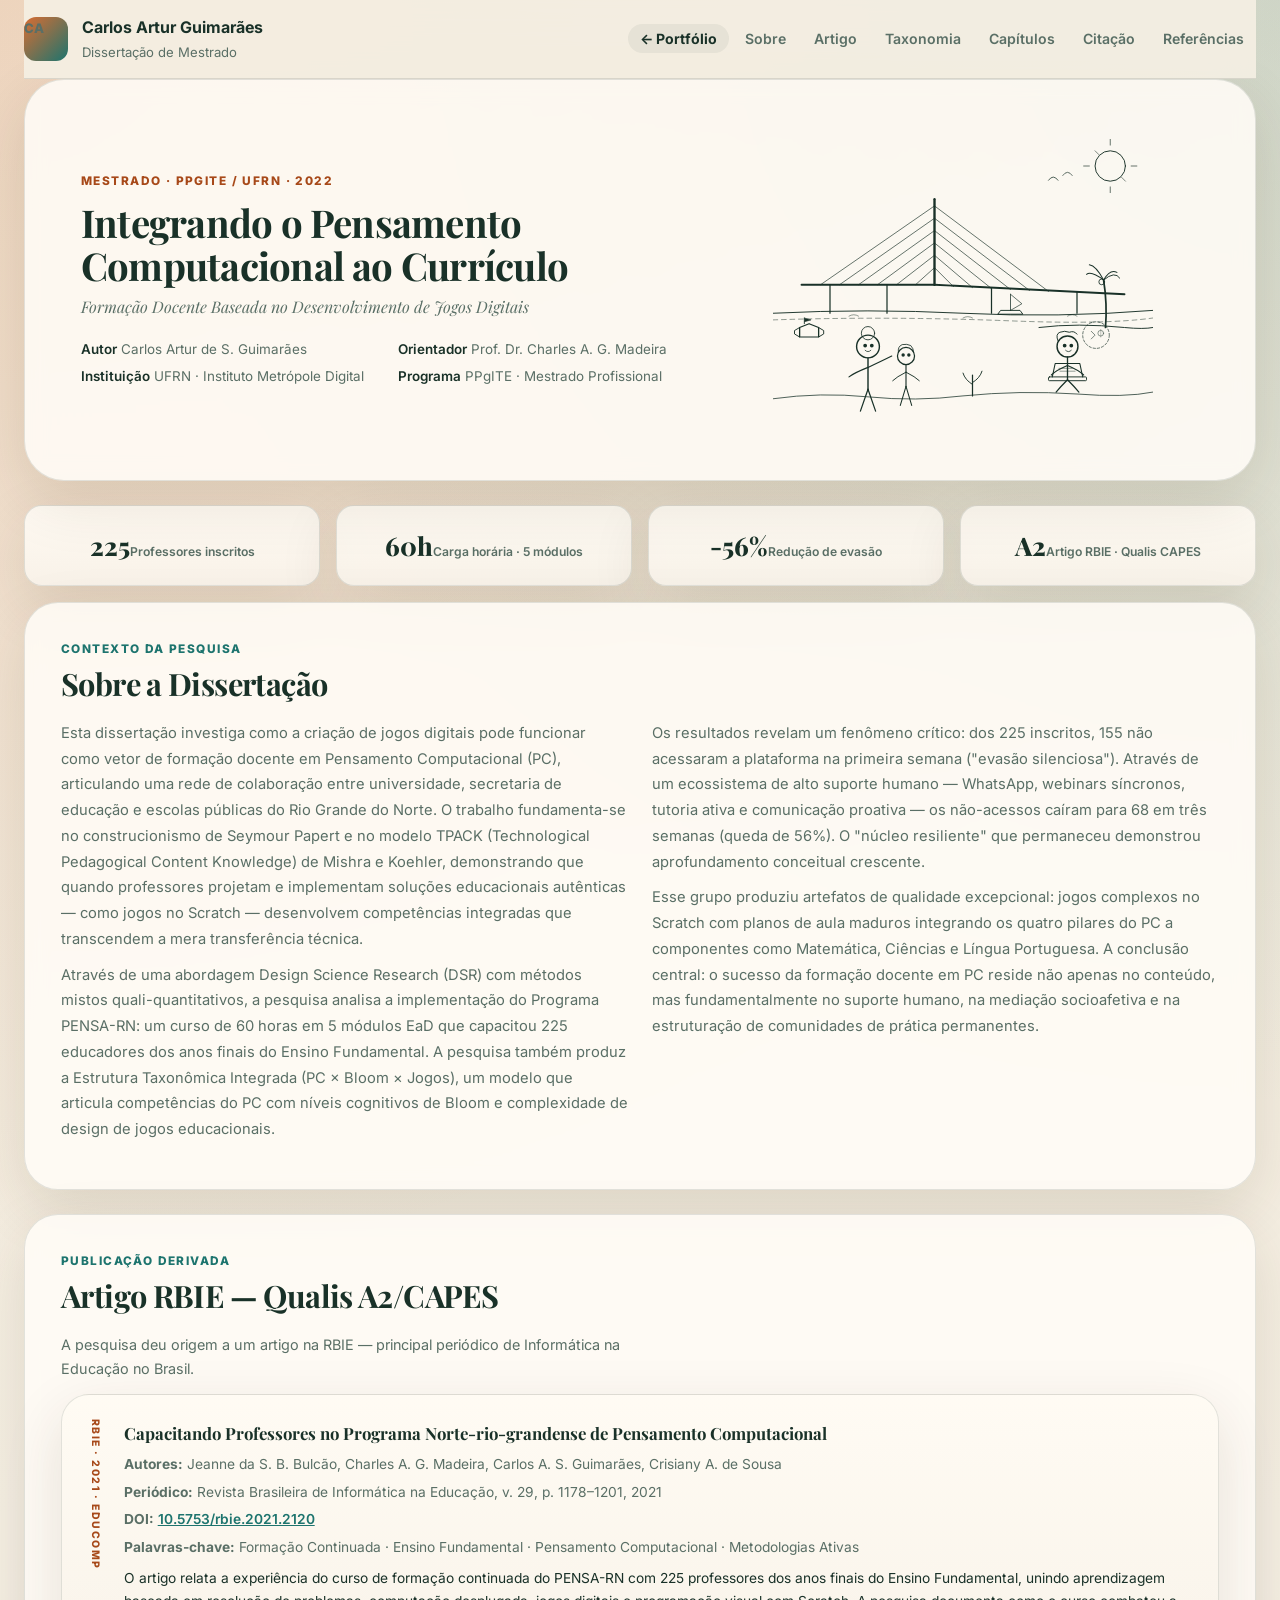
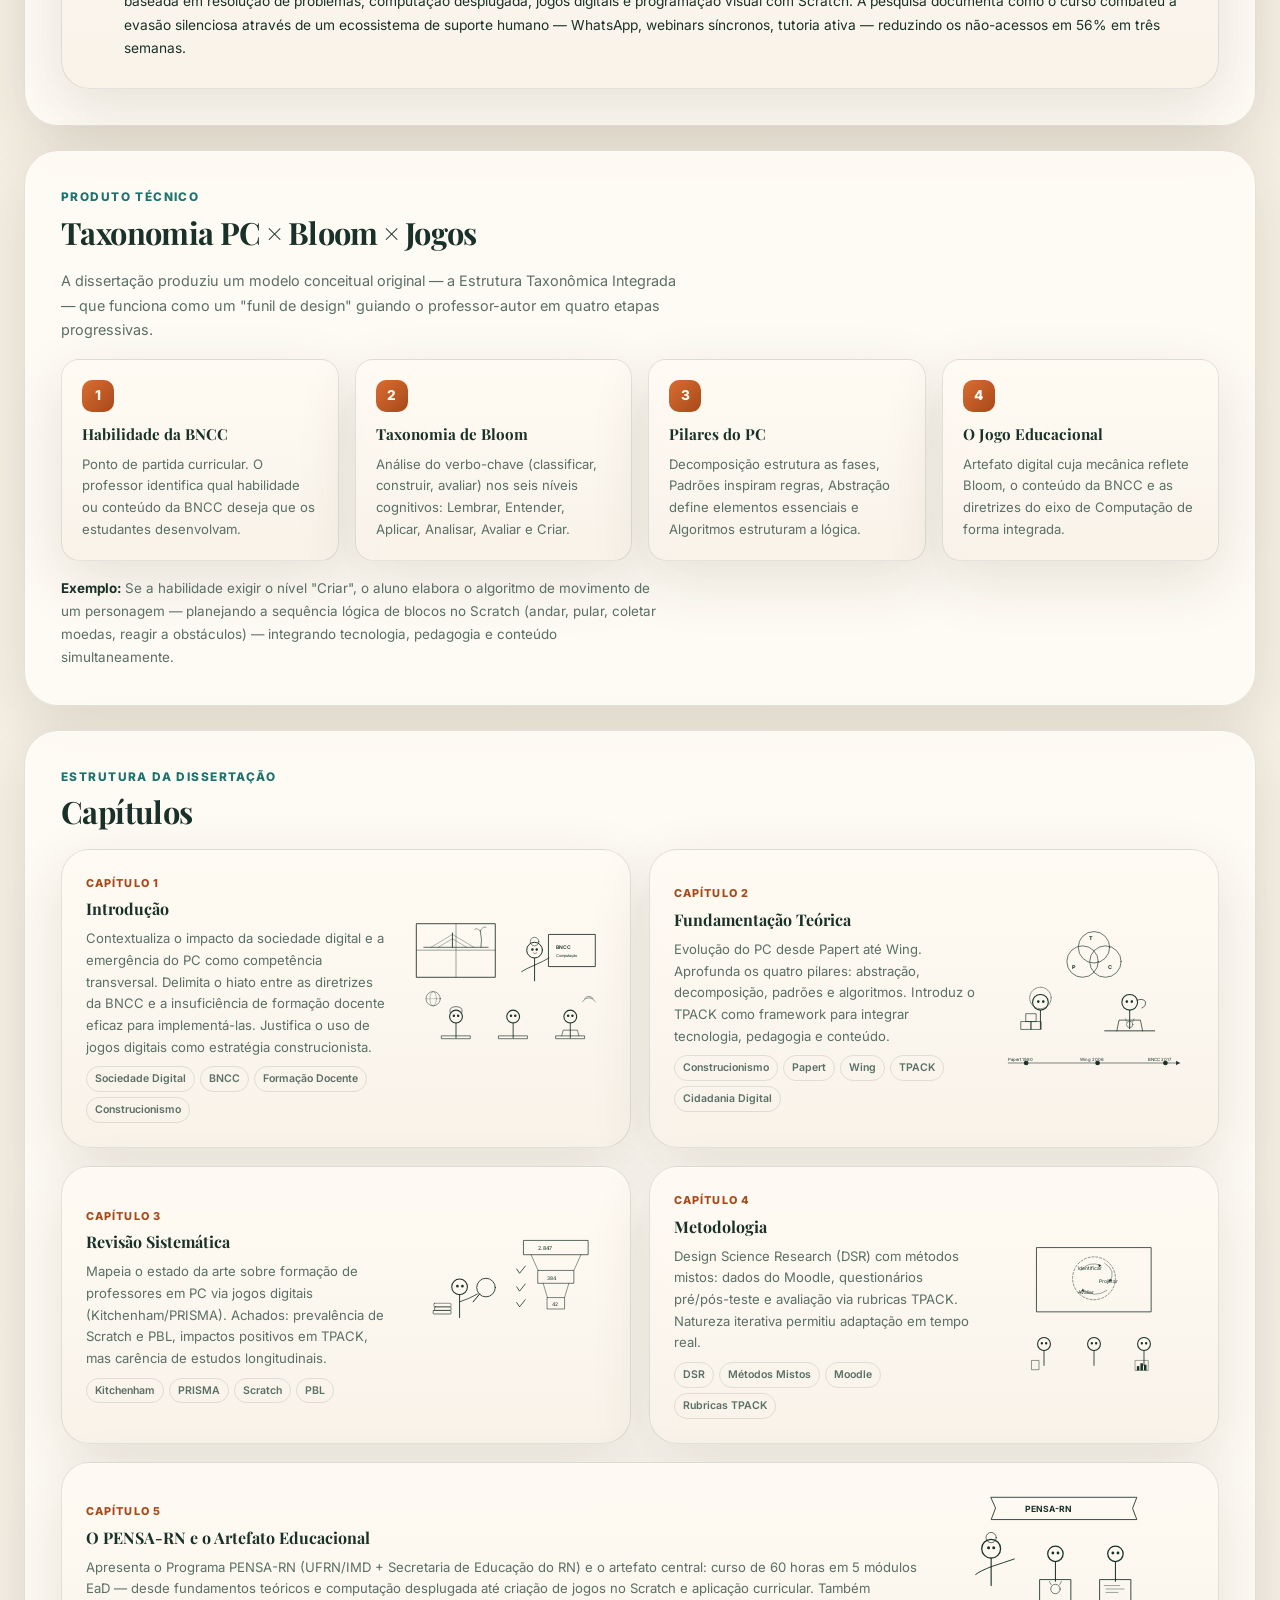
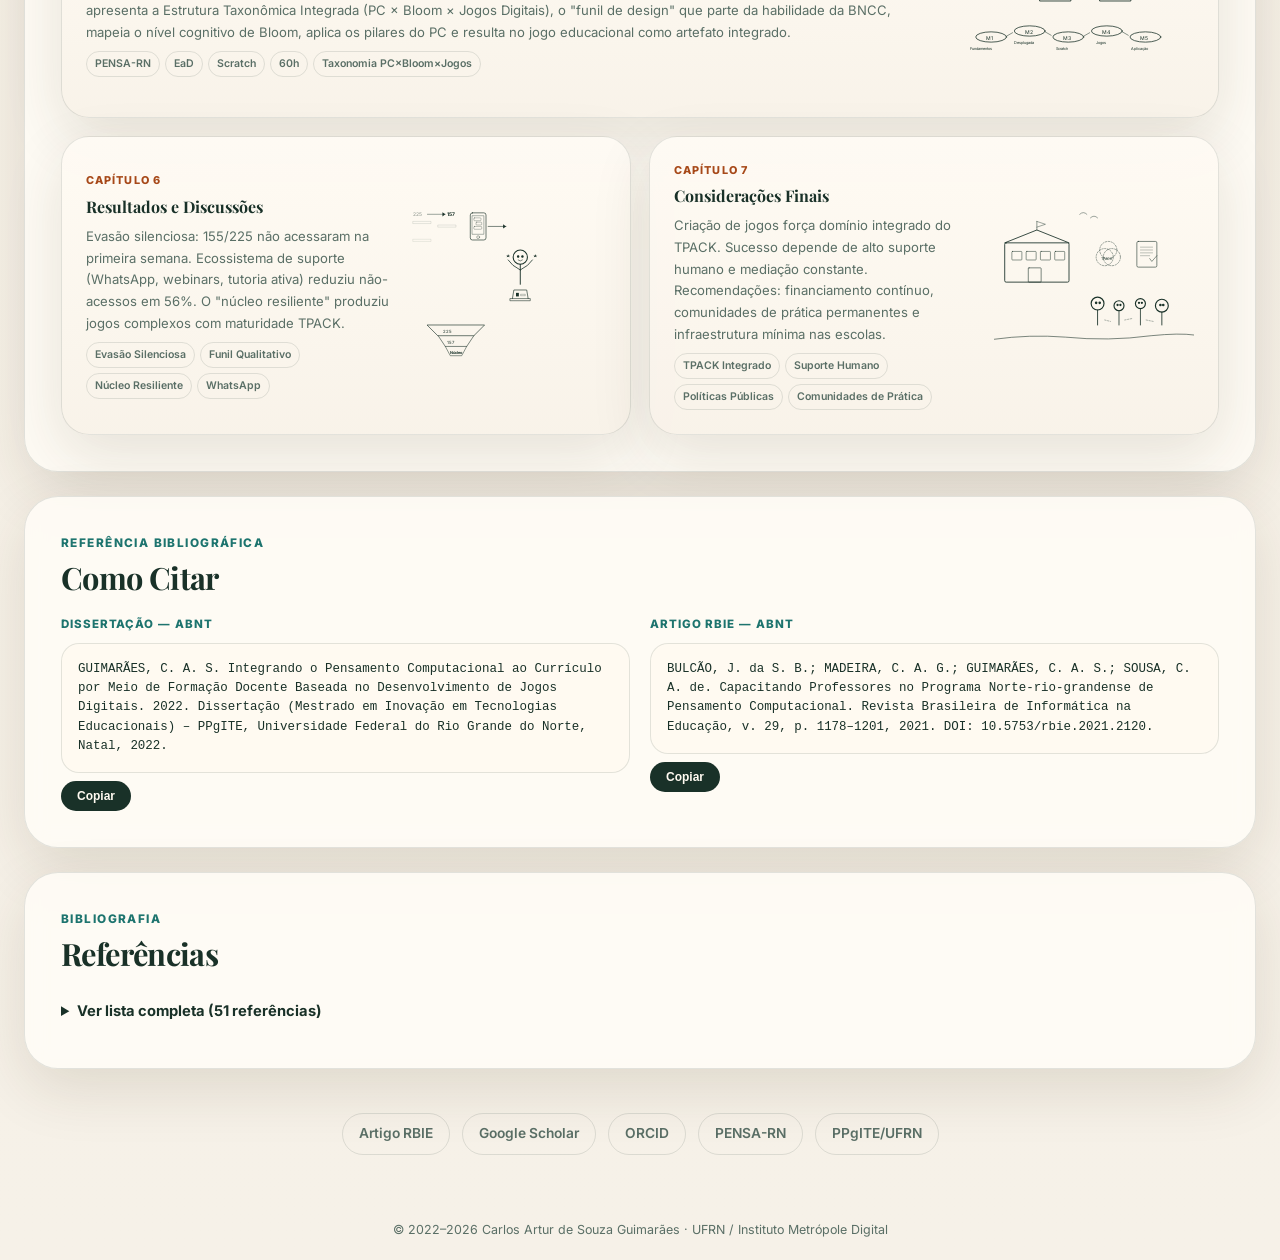
<file: dissertacao/index.html>
<!DOCTYPE html>
<html lang="pt-BR">
<head>
<meta charset="UTF-8">
<meta name="viewport" content="width=device-width, initial-scale=1.0">
<title>Dissertação — Pensamento Computacional | Carlos Artur Guimarães</title>
<meta name="description" content="Dissertação de mestrado sobre formação docente em Pensamento Computacional — UFRN/IMD, 2022.">
<link rel="preconnect" href="https://fonts.googleapis.com">
<link rel="preconnect" href="https://fonts.gstatic.com" crossorigin>
<link href="https://fonts.googleapis.com/css2?family=Playfair+Display:ital,wght@0,700;0,800;1,700&family=Inter:wght@400;500;600;700&display=swap" rel="stylesheet">
<style>
:root {
  --bg: #f5efe3;
  --surface: rgba(255, 252, 246, 0.88);
  --surface-strong: #fffaf1;
  --text: #193128;
  --muted: #5a6f66;
  --line: rgba(25, 49, 40, 0.12);
  --accent: #d96d32;
  --accent-dark: #a74919;
  --teal: #1d746e;
  --olive: #7b8f4e;
  --shadow: 0 20px 60px rgba(54, 38, 12, 0.12);
  --shadow-hover: 0 28px 72px rgba(54, 38, 12, 0.18);
  --radius-lg: 28px;
  --radius-md: 18px;
}

* { box-sizing: border-box; margin: 0; padding: 0; }
html { scroll-behavior: smooth; }

body {
  font-family: "Inter", "Avenir Next", "Segoe UI", sans-serif;
  background:
    radial-gradient(circle at top left, rgba(217, 109, 50, 0.16), transparent 28%),
    radial-gradient(circle at top right, rgba(29, 116, 110, 0.16), transparent 24%),
    linear-gradient(180deg, #f1e8d8 0%, var(--bg) 34%, #f6f1e8 100%);
  color: var(--text);
  line-height: 1.7;
}

a { color: inherit; }

.page-shell {
  max-width: 1280px;
  margin: 0 auto;
  padding: 0 24px 24px;
}

/* ── NAV ── */
.topbar {
  position: sticky;
  top: 0;
  z-index: 200;
  display: flex;
  justify-content: space-between;
  align-items: center;
  gap: 16px;
  padding: 14px 0;
  background: rgba(245, 239, 227, 0.92);
  backdrop-filter: blur(16px);
  -webkit-backdrop-filter: blur(16px);
  border-bottom: 1px solid var(--line);
}
.brand {
  display: flex;
  align-items: center;
  gap: 14px;
  text-decoration: none;
}
.brand-mark {
  display: grid;
  place-items: center;
  width: 44px;
  height: 44px;
  border-radius: 12px;
  background: linear-gradient(135deg, var(--accent), var(--teal));
  color: white;
  font-weight: 800;
  font-size: 0.95rem;
  flex-shrink: 0;
}
.brand strong, .brand span { display: block; }
.brand span { color: var(--muted); font-size: 0.82rem; }
.nav-links {
  display: flex;
  flex-wrap: wrap;
  gap: 4px;
  align-items: center;
  list-style: none;
}
.nav-links a {
  text-decoration: none;
  color: var(--muted);
  font-size: 0.88rem;
  font-weight: 600;
  padding: 6px 12px;
  border-radius: 999px;
  transition: background 0.18s, color 0.18s;
}
.nav-links a:hover {
  background: rgba(25, 49, 40, 0.07);
  color: var(--text);
}
.nav-links a.back-link {
  background: rgba(25, 49, 40, 0.06);
  color: var(--text);
  font-weight: 700;
}

/* ── HERO ── */
.hero-card {
  display: grid;
  grid-template-columns: 1.3fr 1fr;
  gap: 32px;
  align-items: center;
  background: var(--surface);
  backdrop-filter: blur(10px);
  border: 1px solid var(--line);
  box-shadow: var(--shadow);
  border-radius: 40px;
  padding: 48px 56px;
  margin-bottom: 24px;
}
.eyebrow {
  text-transform: uppercase;
  letter-spacing: 0.12em;
  font-size: 0.74rem;
  font-weight: 800;
  color: var(--accent-dark);
}
.hero-card h1 {
  font-family: "Playfair Display", Georgia, serif;
  font-size: clamp(1.8rem, 3vw, 2.6rem);
  line-height: 1.12;
  letter-spacing: -0.02em;
  margin: 10px 0 6px;
}
.hero-sub {
  font-family: "Playfair Display", Georgia, serif;
  font-style: italic;
  color: var(--muted);
  font-size: 1rem;
  margin-bottom: 18px;
}
.hero-meta-grid {
  display: grid;
  grid-template-columns: 1fr 1fr;
  gap: 4px 20px;
  font-size: 0.84rem;
  color: var(--muted);
}
.hero-meta-grid strong {
  color: var(--text);
  font-weight: 600;
}
.hero-art { display: flex; align-items: center; justify-content: center; }
.hero-art svg { width: 100%; max-width: 380px; height: auto; }

/* ── SECTION (cards) ── */
.section {
  background: var(--surface);
  backdrop-filter: blur(10px);
  border: 1px solid var(--line);
  box-shadow: var(--shadow);
  border-radius: 34px;
  padding: 36px;
  margin-bottom: 24px;
}
.section-label {
  text-transform: uppercase;
  letter-spacing: 0.12em;
  font-size: 0.74rem;
  font-weight: 800;
  color: var(--teal);
}
.section h2 {
  font-family: "Playfair Display", Georgia, serif;
  font-size: clamp(1.5rem, 2.4vw, 2.2rem);
  line-height: 1.1;
  letter-spacing: -0.02em;
  margin: 8px 0 20px;
}

/* ── ABOUT (2 cols prose) ── */
.about-grid {
  display: grid;
  grid-template-columns: 1fr 1fr;
  gap: 24px;
}
.about-grid p {
  font-size: 0.92rem;
  color: var(--muted);
  line-height: 1.75;
  margin-bottom: 10px;
}

/* ── ARTICLE CARD ── */
.art-card {
  display: grid;
  grid-template-columns: auto 1fr;
  gap: 20px;
  background: linear-gradient(180deg, rgba(255, 251, 244, 0.95), rgba(248, 242, 233, 0.95));
  border: 1.5px solid var(--line);
  border-radius: var(--radius-lg);
  padding: 24px;
  margin-top: 12px;
  box-shadow: var(--shadow);
}
.art-badge {
  writing-mode: vertical-rl;
  text-orientation: mixed;
  font-size: 0.65rem;
  text-transform: uppercase;
  letter-spacing: 0.14em;
  font-weight: 800;
  color: var(--accent-dark);
  white-space: nowrap;
  align-self: start;
}
.art-body h3 {
  font-family: "Playfair Display", Georgia, serif;
  font-size: 1.05rem;
  margin-bottom: 6px;
}
.art-body p {
  font-size: 0.86rem;
  color: var(--muted);
  margin-bottom: 4px;
  line-height: 1.7;
}
.art-body a { color: var(--teal); font-weight: 600; }

/* ── TAXONOMIA ── */
.taxonomia-steps {
  display: grid;
  grid-template-columns: repeat(4, 1fr);
  gap: 16px;
  margin-top: 16px;
}
.tax-step {
  background: linear-gradient(180deg, rgba(255, 251, 244, 0.95), rgba(248, 242, 233, 0.95));
  border: 1.5px solid var(--line);
  border-radius: var(--radius-md);
  padding: 20px;
  box-shadow: var(--shadow);
  transition: transform 0.2s;
}
.tax-step:hover { transform: translateY(-2px); }
.tax-num {
  display: inline-flex;
  align-items: center;
  justify-content: center;
  width: 32px;
  height: 32px;
  border-radius: 10px;
  background: linear-gradient(135deg, var(--accent), var(--accent-dark));
  color: #fffaf1;
  font-weight: 800;
  font-size: 0.85rem;
  margin-bottom: 10px;
}
.tax-step h4 {
  font-family: "Playfair Display", Georgia, serif;
  font-size: 0.95rem;
  margin-bottom: 6px;
}
.tax-step p {
  font-size: 0.82rem;
  color: var(--muted);
  line-height: 1.65;
}

/* ── CHAPTERS ── */
.ch-grid {
  display: grid;
  grid-template-columns: repeat(2, 1fr);
  gap: 18px;
}
.ch-card {
  display: grid;
  grid-template-columns: 1fr 200px;
  gap: 16px;
  align-items: center;
  background: linear-gradient(180deg, rgba(255, 251, 244, 0.95), rgba(248, 242, 233, 0.95));
  border: 1.5px solid var(--line);
  border-radius: var(--radius-lg);
  padding: 24px;
  box-shadow: var(--shadow);
  transition: transform 0.2s;
}
.ch-card:hover { transform: translateY(-2px); }
.ch-card.wide {
  grid-column: 1 / -1;
  grid-template-columns: 1fr 260px;
}
.ch-num {
  font-size: 0.68rem;
  font-weight: 800;
  text-transform: uppercase;
  letter-spacing: 0.1em;
  color: var(--accent-dark);
  margin-bottom: 3px;
}
.ch-content h3 {
  font-family: "Playfair Display", Georgia, serif;
  font-size: 1rem;
  margin-bottom: 6px;
}
.ch-content p {
  font-size: 0.82rem;
  color: var(--muted);
  line-height: 1.65;
}
.tags { display: flex; flex-wrap: wrap; gap: 5px; margin-top: 8px; }
.tag {
  font-size: 0.66rem;
  padding: 3px 8px;
  border: 1.5px solid var(--line);
  border-radius: 999px;
  color: var(--muted);
  font-weight: 600;
}
.ch-illust { display: flex; align-items: center; justify-content: center; }
.ch-illust svg { width: 100%; max-width: 200px; height: auto; color: var(--text); }
.ch-card.wide .ch-illust svg { max-width: 240px; }

/* ── CITATION ── */
.cite-row {
  display: grid;
  grid-template-columns: 1fr 1fr;
  gap: 20px;
  margin-top: 12px;
}
.cite-block label {
  display: block;
  font-size: 0.72rem;
  text-transform: uppercase;
  letter-spacing: 0.08em;
  font-weight: 800;
  color: var(--teal);
  margin-bottom: 8px;
}
.cite-box {
  background: rgba(255, 250, 241, 0.8);
  border: 1.5px solid var(--line);
  border-radius: var(--radius-md);
  padding: 16px;
  font-family: 'Courier New', monospace;
  font-size: 0.78rem;
  line-height: 1.55;
  word-wrap: break-word;
}
.copy-row { margin-top: 8px; display: flex; align-items: center; gap: 10px; }
.copy-btn {
  background: var(--text);
  color: var(--surface-strong);
  border: none;
  padding: 8px 16px;
  font-size: 0.75rem;
  font-weight: 700;
  border-radius: 999px;
  cursor: pointer;
  transition: opacity 0.2s;
}
.copy-btn:hover { opacity: 0.7; }
.copy-ok { font-size: 0.75rem; color: var(--teal); opacity: 0; transition: opacity 0.3s; }
.copy-ok.show { opacity: 1; }

/* ── REFS ── */
details summary {
  cursor: pointer;
  font-weight: 700;
  font-size: 0.92rem;
  padding: 8px 0;
  user-select: none;
  color: var(--text);
}
.ref-list {
  column-count: 2;
  column-gap: 24px;
  padding: 0 0 0 18px;
  font-size: 0.8rem;
  line-height: 1.7;
  color: var(--muted);
}
.ref-list li { margin-bottom: 6px; break-inside: avoid; }

/* ── LINKS ROW ── */
.links-row {
  display: flex;
  justify-content: center;
  gap: 12px;
  padding: 20px 0;
  flex-wrap: wrap;
}
.links-row a {
  text-decoration: none;
  color: var(--muted);
  font-size: 0.86rem;
  font-weight: 600;
  padding: 8px 16px;
  border: 1.5px solid var(--line);
  border-radius: 999px;
  transition: background 0.18s, color 0.18s;
}
.links-row a:hover {
  background: var(--text);
  color: var(--surface-strong);
}

/* ── FOOTER ── */
footer {
  padding: 20px 0;
  text-align: center;
  font-size: 0.78rem;
  color: var(--muted);
}

/* ── METRICS BAR ── */
.metrics {
  display: grid;
  grid-template-columns: repeat(4, 1fr);
  gap: 16px;
  margin: 16px 0;
}
.metric-card {
  background: linear-gradient(180deg, rgba(255, 251, 244, 0.95), rgba(248, 242, 233, 0.95));
  border: 1.5px solid var(--line);
  border-radius: var(--radius-md);
  padding: 18px 20px;
  text-align: center;
  box-shadow: var(--shadow);
}
.metric-value {
  font-family: "Playfair Display", Georgia, serif;
  font-size: 1.6rem;
  font-weight: 800;
  color: var(--text);
}
.metric-label {
  font-size: 0.76rem;
  color: var(--muted);
  margin-top: 4px;
  font-weight: 600;
}

/* ── SKETCH SVG ── */
.sketch-svg { stroke: currentColor; fill: none; stroke-linecap: round; stroke-linejoin: round; }

/* ── RESPONSIVE ── */
@media (max-width: 900px) {
  .hero-card { grid-template-columns: 1fr; padding: 32px; }
  .hero-art { order: -1; }
  .hero-art svg { max-width: 280px; }
  .about-grid { grid-template-columns: 1fr; }
  .taxonomia-steps { grid-template-columns: 1fr 1fr; }
  .ch-grid { grid-template-columns: 1fr; }
  .ch-card, .ch-card.wide { grid-template-columns: 1fr; }
  .ch-illust { order: -1; }
  .cite-row { grid-template-columns: 1fr; }
  .metrics { grid-template-columns: 1fr 1fr; }
}
@media (max-width: 600px) {
  .page-shell { padding: 0 16px 16px; }
  .hero-card { padding: 24px; border-radius: 24px; }
  .section { padding: 24px; border-radius: 24px; }
  .taxonomia-steps { grid-template-columns: 1fr; }
  .art-card { grid-template-columns: 1fr; }
  .art-badge { writing-mode: horizontal-tb; }
  .ref-list { column-count: 1; }
  .topbar { flex-wrap: wrap; }
  .nav-links { gap: 2px; }
  .nav-links a { font-size: 0.78rem; padding: 5px 8px; }
  .metrics { grid-template-columns: 1fr 1fr; }
}
@media print {
  .topbar, .ch-illust, .hero-art { display: none; }
  .section { page-break-inside: avoid; box-shadow: none; border: 1px solid #ccc; }
}
</style>
</head>
<body>

<div class="page-shell">

<!-- ══ NAV ══ -->
<nav class="topbar">
  <a href="../" class="brand" style="text-decoration:none">
    <span class="brand-mark">CA</span>
    <div>
      <strong>Carlos Artur Guimarães</strong>
      <span>Dissertação de Mestrado</span>
    </div>
  </a>
  <ul class="nav-links">
    <li><a href="../" class="back-link">← Portfólio</a></li>
    <li><a href="#sobre">Sobre</a></li>
    <li><a href="#artigo">Artigo</a></li>
    <li><a href="#taxonomia">Taxonomia</a></li>
    <li><a href="#capitulos">Capítulos</a></li>
    <li><a href="#citacao">Citação</a></li>
    <li><a href="#referencias">Referências</a></li>
  </ul>
</nav>

<!-- ══ HERO ══ -->
<div class="hero-card">
  <div class="hero-text">
    <p class="eyebrow">Mestrado · PPgITE / UFRN · 2022</p>
    <h1>Integrando o Pensamento Computacional ao Currículo</h1>
    <p class="hero-sub">Formação Docente Baseada no Desenvolvimento de Jogos Digitais</p>
    <div class="hero-meta-grid">
      <span><strong>Autor</strong> Carlos Artur de S. Guimarães</span>
      <span><strong>Orientador</strong> Prof. Dr. Charles A. G. Madeira</span>
      <span><strong>Instituição</strong> UFRN · Instituto Metrópole Digital</span>
      <span><strong>Programa</strong> PPgITE · Mestrado Profissional</span>
    </div>
  </div>
  <div class="hero-art">
    <svg viewBox="0 0 400 320" class="sketch-svg" xmlns="http://www.w3.org/2000/svg" stroke-width="1.6">
      <circle cx="355" cy="40" r="16" stroke-width="1"/>
      <line x1="355" y1="18" x2="355" y2="12" stroke-width=".7"/>
      <line x1="355" y1="62" x2="355" y2="68" stroke-width=".7"/>
      <line x1="333" y1="40" x2="327" y2="40" stroke-width=".7"/>
      <line x1="377" y1="40" x2="383" y2="40" stroke-width=".7"/>
      <line x1="343" y1="28" x2="339" y2="24" stroke-width=".6"/>
      <line x1="367" y1="52" x2="371" y2="56" stroke-width=".6"/>
      <path d="M290 55 Q295 48 300 55" stroke-width=".8"/>
      <path d="M305 50 Q310 43 315 50" stroke-width=".7"/>
      <path d="M30 165 L170 165" stroke-width="2"/>
      <path d="M170 165 L370 175" stroke-width="2"/>
      <line x1="170" y1="165" x2="170" y2="75" stroke-width="2.5"/>
      <line x1="170" y1="82" x2="50" y2="165" stroke-width=".7"/>
      <line x1="170" y1="95" x2="70" y2="165" stroke-width=".7"/>
      <line x1="170" y1="108" x2="90" y2="165" stroke-width=".7"/>
      <line x1="170" y1="121" x2="110" y2="165" stroke-width=".7"/>
      <line x1="170" y1="134" x2="130" y2="165" stroke-width=".7"/>
      <line x1="170" y1="147" x2="150" y2="165" stroke-width=".7"/>
      <line x1="170" y1="82" x2="290" y2="172" stroke-width=".7"/>
      <line x1="170" y1="95" x2="270" y2="171" stroke-width=".7"/>
      <line x1="170" y1="108" x2="250" y2="170" stroke-width=".7"/>
      <line x1="170" y1="121" x2="230" y2="169" stroke-width=".7"/>
      <line x1="170" y1="134" x2="210" y2="168" stroke-width=".7"/>
      <line x1="170" y1="147" x2="190" y2="167" stroke-width=".7"/>
      <line x1="60" y1="165" x2="60" y2="195" stroke-width="1.3"/>
      <line x1="120" y1="165" x2="120" y2="195" stroke-width="1.3"/>
      <line x1="230" y1="169" x2="230" y2="195" stroke-width="1.3"/>
      <line x1="320" y1="173" x2="320" y2="195" stroke-width="1.3"/>
      <path d="M0 195 Q100 190 200 195 Q300 200 400 192" stroke-width="1"/>
      <path d="M0 202 Q120 198 250 203 Q350 207 400 200" stroke-width=".5" stroke-dasharray="5 4"/>
      <path d="M80 198 Q85 195 90 198" stroke-width=".5"/>
      <path d="M200 200 Q205 197 210 200" stroke-width=".5"/>
      <path d="M310 198 Q315 195 320 198" stroke-width=".5"/>
      <polygon points="28,210 38,206 48,210 48,220 28,220" stroke-width="1.3"/>
      <polygon points="23,213 28,210 28,220 23,217" stroke-width="1"/>
      <polygon points="53,213 48,210 48,220 53,217" stroke-width="1"/>
      <line x1="33" y1="206" x2="33" y2="200" stroke-width=".9"/>
      <path d="M33 200 L40 202 L33 204" stroke-width=".6" fill="currentColor"/>
      <path d="M280 210 Q320 205 370 210 Q390 212 400 210" stroke-width="1"/>
      <path d="M350 210 Q352 185 348 160" stroke-width="1.8"/>
      <path d="M348 160 Q335 150 330 154" stroke-width="1.1"/>
      <path d="M348 160 Q355 148 362 152" stroke-width="1.1"/>
      <path d="M348 160 Q340 145 333 144" stroke-width="1.1"/>
      <path d="M348 160 Q360 150 365 158" stroke-width="1"/>
      <circle cx="346" cy="162" r="3" stroke-width=".9"/>
      <path d="M240 192 L260 192 L263 196 L237 196Z" stroke-width="1"/>
      <line x1="250" y1="192" x2="250" y2="175" stroke-width=".8"/>
      <path d="M250 175 L262 185 L250 192" stroke-width=".7"/>
      <circle cx="310" cy="230" r="11" stroke-width="1.5"/>
      <path d="M300 224 Q297 217 302 215 Q307 213 312 215 Q317 213 320 217 Q322 224" stroke-width="1"/>
      <circle cx="307" cy="229" r="1.2" fill="currentColor"/>
      <circle cx="314" cy="229" r="1.2" fill="currentColor"/>
      <path d="M308 234 Q311 237 314 234" stroke-width=".8"/>
      <line x1="310" y1="241" x2="310" y2="265" stroke-width="1.4"/>
      <path d="M310 250 Q298 255 293 260" stroke-width="1.2"/>
      <path d="M310 250 Q322 255 327 260" stroke-width="1.2"/>
      <path d="M310 265 Q303 272 298 278" stroke-width="1.3"/>
      <path d="M310 265 Q317 272 322 278" stroke-width="1.3"/>
      <rect x="290" y="262" width="40" height="4" rx="1" stroke-width="1"/>
      <path d="M294 262 L297 248 L323 248 L326 262" stroke-width="1.1"/>
      <line x1="301" y1="253" x2="315" y2="253" stroke-width=".5"/>
      <line x1="302" y1="256" x2="318" y2="256" stroke-width=".5"/>
      <circle cx="100" cy="230" r="12" stroke-width="1.5"/>
      <circle cx="100" cy="216" r="7" stroke-width=".9"/>
      <circle cx="97" cy="229" r="1.2" fill="currentColor"/>
      <circle cx="104" cy="229" r="1.2" fill="currentColor"/>
      <path d="M97 234 Q100 237 103 234" stroke-width=".8"/>
      <line x1="100" y1="242" x2="100" y2="275" stroke-width="1.5"/>
      <path d="M100 252 Q85 258 80 262" stroke-width="1.2"/>
      <path d="M100 252 Q115 245 125 240" stroke-width="1.2"/>
      <line x1="100" y1="275" x2="92" y2="298" stroke-width="1.3"/>
      <line x1="100" y1="275" x2="108" y2="298" stroke-width="1.3"/>
      <circle cx="140" cy="240" r="9" stroke-width="1.3"/>
      <path d="M132 236 Q131 230 136 228 Q141 227 145 229 Q148 232 148 236" stroke-width=".9"/>
      <circle cx="137" cy="239" r="1" fill="currentColor"/>
      <circle cx="143" cy="239" r="1" fill="currentColor"/>
      <line x1="140" y1="249" x2="140" y2="272" stroke-width="1.2"/>
      <path d="M140 257 Q130 262 126 266" stroke-width="1"/>
      <path d="M140 257 Q150 262 154 266" stroke-width="1"/>
      <line x1="140" y1="272" x2="134" y2="292" stroke-width="1.1"/>
      <line x1="140" y1="272" x2="146" y2="292" stroke-width="1.1"/>
      <path d="M0 285 Q50 278 100 283 Q150 288 200 282 Q260 276 320 280 Q370 284 400 278" stroke-width=".8"/>
      <line x1="210" y1="282" x2="210" y2="260" stroke-width="1.3"/>
      <path d="M210 270 Q202 265 200 258" stroke-width="1"/>
      <path d="M210 268 Q218 263 220 256" stroke-width="1"/>
      <circle cx="340" cy="218" r="14" stroke-width=".7" stroke-dasharray="2.5 2"/>
      <path d="M335 214 L339 218 L335 222" stroke-width=".6"/>
      <circle cx="345" cy="216" r="3" stroke-width=".5"/>
      <line x1="345" y1="212" x2="345" y2="220" stroke-width=".3"/>
    </svg>
  </div>
</div>

<!-- ══ MÉTRICAS ══ -->
<div class="metrics">
  <div class="metric-card"><span class="metric-value">225</span><span class="metric-label">Professores inscritos</span></div>
  <div class="metric-card"><span class="metric-value">60h</span><span class="metric-label">Carga horária · 5 módulos</span></div>
  <div class="metric-card"><span class="metric-value">-56%</span><span class="metric-label">Redução de evasão</span></div>
  <div class="metric-card"><span class="metric-value">A2</span><span class="metric-label">Artigo RBIE · Qualis CAPES</span></div>
</div>

<!-- ══ SOBRE ══ -->
<div class="section" id="sobre">
  <p class="section-label">Contexto da pesquisa</p>
  <h2>Sobre a Dissertação</h2>
  <div class="about-grid">
    <div>
      <p>Esta dissertação investiga como a criação de jogos digitais pode funcionar como vetor de formação docente em Pensamento Computacional (PC), articulando uma rede de colaboração entre universidade, secretaria de educação e escolas públicas do Rio Grande do Norte. O trabalho fundamenta-se no construcionismo de Seymour Papert e no modelo TPACK (Technological Pedagogical Content Knowledge) de Mishra e Koehler, demonstrando que quando professores projetam e implementam soluções educacionais autênticas — como jogos no Scratch — desenvolvem competências integradas que transcendem a mera transferência técnica.</p>
      <p>Através de uma abordagem Design Science Research (DSR) com métodos mistos quali-quantitativos, a pesquisa analisa a implementação do Programa PENSA-RN: um curso de 60 horas em 5 módulos EaD que capacitou 225 educadores dos anos finais do Ensino Fundamental. A pesquisa também produz a Estrutura Taxonômica Integrada (PC × Bloom × Jogos), um modelo que articula competências do PC com níveis cognitivos de Bloom e complexidade de design de jogos educacionais.</p>
    </div>
    <div>
      <p>Os resultados revelam um fenômeno crítico: dos 225 inscritos, 155 não acessaram a plataforma na primeira semana ("evasão silenciosa"). Através de um ecossistema de alto suporte humano — WhatsApp, webinars síncronos, tutoria ativa e comunicação proativa — os não-acessos caíram para 68 em três semanas (queda de 56%). O "núcleo resiliente" que permaneceu demonstrou aprofundamento conceitual crescente.</p>
      <p>Esse grupo produziu artefatos de qualidade excepcional: jogos complexos no Scratch com planos de aula maduros integrando os quatro pilares do PC a componentes como Matemática, Ciências e Língua Portuguesa. A conclusão central: o sucesso da formação docente em PC reside não apenas no conteúdo, mas fundamentalmente no suporte humano, na mediação socioafetiva e na estruturação de comunidades de prática permanentes.</p>
    </div>
  </div>
</div>

<!-- ══ ARTIGO ══ -->
<div class="section" id="artigo">
  <p class="section-label">Publicação derivada</p>
  <h2>Artigo RBIE — Qualis A2/CAPES</h2>
  <p style="font-size:.9rem;color:var(--muted);margin-bottom:8px;max-width:70ch">A pesquisa deu origem a um artigo na RBIE — principal periódico de Informática na Educação no Brasil.</p>
  <div class="art-card">
    <div class="art-badge">RBIE · 2021 · EduComp</div>
    <div class="art-body">
      <h3>Capacitando Professores no Programa Norte-rio-grandense de Pensamento Computacional</h3>
      <p><strong>Autores:</strong> Jeanne da S. B. Bulcão, Charles A. G. Madeira, Carlos A. S. Guimarães, Crisiany A. de Sousa</p>
      <p><strong>Periódico:</strong> Revista Brasileira de Informática na Educação, v. 29, p. 1178–1201, 2021</p>
      <p><strong>DOI:</strong> <a href="https://doi.org/10.5753/rbie.2021.2120" target="_blank">10.5753/rbie.2021.2120</a></p>
      <p><strong>Palavras-chave:</strong> Formação Continuada · Ensino Fundamental · Pensamento Computacional · Metodologias Ativas</p>
      <p style="margin-top:8px;color:var(--text)">O artigo relata a experiência do curso de formação continuada do PENSA-RN com 225 professores dos anos finais do Ensino Fundamental, unindo aprendizagem baseada em resolução de problemas, computação desplugada, jogos digitais e programação visual com Scratch. A pesquisa documenta como o curso combateu a evasão silenciosa através de um ecossistema de suporte humano — WhatsApp, webinars síncronos, tutoria ativa — reduzindo os não-acessos em 56% em três semanas.</p>
    </div>
  </div>
</div>

<!-- ══ TAXONOMIA ══ -->
<div class="section" id="taxonomia">
  <p class="section-label">Produto técnico</p>
  <h2>Taxonomia PC × Bloom × Jogos</h2>
  <p style="font-size:.9rem;color:var(--muted);margin-bottom:8px;max-width:70ch">A dissertação produziu um modelo conceitual original — a Estrutura Taxonômica Integrada — que funciona como um "funil de design" guiando o professor-autor em quatro etapas progressivas.</p>
  <div class="taxonomia-steps">
    <div class="tax-step">
      <div class="tax-num">1</div>
      <h4>Habilidade da BNCC</h4>
      <p>Ponto de partida curricular. O professor identifica qual habilidade ou conteúdo da BNCC deseja que os estudantes desenvolvam.</p>
    </div>
    <div class="tax-step">
      <div class="tax-num">2</div>
      <h4>Taxonomia de Bloom</h4>
      <p>Análise do verbo-chave (classificar, construir, avaliar) nos seis níveis cognitivos: Lembrar, Entender, Aplicar, Analisar, Avaliar e Criar.</p>
    </div>
    <div class="tax-step">
      <div class="tax-num">3</div>
      <h4>Pilares do PC</h4>
      <p>Decomposição estrutura as fases, Padrões inspiram regras, Abstração define elementos essenciais e Algoritmos estruturam a lógica.</p>
    </div>
    <div class="tax-step">
      <div class="tax-num">4</div>
      <h4>O Jogo Educacional</h4>
      <p>Artefato digital cuja mecânica reflete Bloom, o conteúdo da BNCC e as diretrizes do eixo de Computação de forma integrada.</p>
    </div>
  </div>
  <p style="font-size:.84rem;color:var(--muted);margin-top:16px;max-width:75ch"><strong style="color:var(--text)">Exemplo:</strong> Se a habilidade exigir o nível "Criar", o aluno elabora o algoritmo de movimento de um personagem — planejando a sequência lógica de blocos no Scratch (andar, pular, coletar moedas, reagir a obstáculos) — integrando tecnologia, pedagogia e conteúdo simultaneamente.</p>
</div>

<!-- ══ CAPÍTULOS ══ -->
<div class="section" id="capitulos">
  <p class="section-label">Estrutura da dissertação</p>
  <h2>Capítulos</h2>
  <div class="ch-grid">

    <!-- CH1 -->
    <div class="ch-card">
      <div class="ch-content">
        <div class="ch-num">Capítulo 1</div>
        <h3>Introdução</h3>
        <p>Contextualiza o impacto da sociedade digital e a emergência do PC como competência transversal. Delimita o hiato entre as diretrizes da BNCC e a insuficiência de formação docente eficaz para implementá-las. Justifica o uso de jogos digitais como estratégia construcionista.</p>
        <div class="tags"><span class="tag">Sociedade Digital</span><span class="tag">BNCC</span><span class="tag">Formação Docente</span><span class="tag">Construcionismo</span></div>
      </div>
      <div class="ch-illust">
        <svg viewBox="0 0 280 240" class="sketch-svg" xmlns="http://www.w3.org/2000/svg" stroke-width="1.5">
          <rect x="15" y="15" width="110" height="75" stroke-width="1.2"/>
          <line x1="70" y1="15" x2="70" y2="90" stroke-width=".6"/>
          <line x1="15" y1="52" x2="125" y2="52" stroke-width=".6"/>
          <line x1="25" y1="48" x2="115" y2="48" stroke-width="1"/>
          <line x1="65" y1="48" x2="65" y2="28" stroke-width="1.2"/>
          <line x1="65" y1="30" x2="35" y2="48" stroke-width=".5"/>
          <line x1="65" y1="30" x2="95" y2="48" stroke-width=".5"/>
          <line x1="65" y1="36" x2="45" y2="48" stroke-width=".5"/>
          <line x1="65" y1="36" x2="85" y2="48" stroke-width=".5"/>
          <path d="M105 48 Q107 38 104 25" stroke-width=".9"/>
          <path d="M104 25 Q98 20 96 23" stroke-width=".6"/>
          <path d="M104 25 Q108 18 112 20" stroke-width=".6"/>
          <circle cx="180" cy="52" r="11" stroke-width="1.4"/>
          <circle cx="180" cy="40" r="6" stroke-width=".8"/>
          <circle cx="177" cy="51" r="1" fill="currentColor"/>
          <circle cx="183" cy="51" r="1" fill="currentColor"/>
          <path d="M178 56 Q180 58 183 56" stroke-width=".7"/>
          <line x1="180" y1="63" x2="180" y2="95" stroke-width="1.3"/>
          <path d="M180 73 Q168 78 162 82" stroke-width="1.1"/>
          <path d="M180 73 Q192 68 200 63" stroke-width="1.1"/>
          <rect x="200" y="30" width="65" height="45" stroke-width="1.2"/>
          <text x="210" y="50" font-size="7" fill="currentColor" stroke="none" font-weight="600">BNCC</text>
          <text x="210" y="62" font-size="5.5" fill="currentColor" stroke="none">Computação</text>
          <circle cx="70" cy="145" r="9"/>
          <path d="M62 140 Q60 134 65 132 Q70 130 75 132 Q80 134 78 140" stroke-width=".9"/>
          <circle cx="67" cy="144" r="1" fill="currentColor"/>
          <circle cx="73" cy="144" r="1" fill="currentColor"/>
          <line x1="70" y1="154" x2="70" y2="175" stroke-width="1.2"/>
          <rect x="50" y="172" width="40" height="4" stroke-width=".9"/>
          <circle cx="150" cy="145" r="9"/>
          <circle cx="147" cy="144" r="1" fill="currentColor"/>
          <circle cx="153" cy="144" r="1" fill="currentColor"/>
          <line x1="150" y1="154" x2="150" y2="175" stroke-width="1.2"/>
          <rect x="130" y="172" width="40" height="4" stroke-width=".9"/>
          <circle cx="230" cy="145" r="9"/>
          <circle cx="227" cy="144" r="1" fill="currentColor"/>
          <circle cx="233" cy="144" r="1" fill="currentColor"/>
          <line x1="230" y1="154" x2="230" y2="175" stroke-width="1.2"/>
          <rect x="210" y="172" width="40" height="4" stroke-width=".9"/>
          <path d="M218 172 L220 164 L240 164 L242 172" stroke-width=".8"/>
          <path d="M250 120 Q256 113 262 120" stroke-width=".7"/>
          <path d="M247 124 Q256 113 265 124" stroke-width=".6"/>
          <circle cx="38" cy="120" r="10" stroke-width=".7"/>
          <ellipse cx="38" cy="120" rx="4.5" ry="10" stroke-width=".4"/>
          <line x1="28" y1="120" x2="48" y2="120" stroke-width=".3"/>
        </svg>
      </div>
    </div>

    <!-- CH2 -->
    <div class="ch-card">
      <div class="ch-content">
        <div class="ch-num">Capítulo 2</div>
        <h3>Fundamentação Teórica</h3>
        <p>Evolução do PC desde Papert até Wing. Aprofunda os quatro pilares: abstração, decomposição, padrões e algoritmos. Introduz o TPACK como framework para integrar tecnologia, pedagogia e conteúdo.</p>
        <div class="tags"><span class="tag">Construcionismo</span><span class="tag">Papert</span><span class="tag">Wing</span><span class="tag">TPACK</span><span class="tag">Cidadania Digital</span></div>
      </div>
      <div class="ch-illust">
        <svg viewBox="0 0 280 240" class="sketch-svg" xmlns="http://www.w3.org/2000/svg" stroke-width="1.5">
          <circle cx="140" cy="48" r="22" stroke-width=".9"/>
          <circle cx="124" cy="68" r="22" stroke-width=".9"/>
          <circle cx="156" cy="68" r="22" stroke-width=".9"/>
          <text x="133" y="38" font-size="7.5" fill="currentColor" stroke="none" font-weight="700">T</text>
          <text x="109" y="78" font-size="7.5" fill="currentColor" stroke="none" font-weight="700">P</text>
          <text x="159" y="78" font-size="7.5" fill="currentColor" stroke="none" font-weight="700">C</text>
          <circle cx="65" cy="125" r="11"/>
          <circle cx="65" cy="119" r="15" stroke-width=".8" stroke-dasharray="2 1.5"/>
          <circle cx="62" cy="124" r="1.1" fill="currentColor"/>
          <circle cx="69" cy="124" r="1.1" fill="currentColor"/>
          <line x1="65" y1="136" x2="65" y2="162" stroke-width="1.3"/>
          <rect x="38" y="152" width="14" height="11" stroke-width=".9"/>
          <rect x="52" y="152" width="14" height="11" stroke-width=".9"/>
          <rect x="45" y="141" width="14" height="11" stroke-width=".9"/>
          <circle cx="190" cy="125" r="11"/>
          <path d="M201 122 Q208 119 212 124 Q213 131 207 133" stroke-width="1"/>
          <circle cx="186" cy="124" r="1.1" fill="currentColor"/>
          <circle cx="193" cy="124" r="1.1" fill="currentColor"/>
          <line x1="190" y1="136" x2="190" y2="162" stroke-width="1.3"/>
          <line x1="155" y1="165" x2="225" y2="165" stroke-width="1.2"/>
          <path d="M172 165 L175 150 L205 150 L208 165" stroke-width="1"/>
          <circle cx="190" cy="156" r="4.5" stroke-width=".7"/>
          <path d="M186 152 L184 148" stroke-width=".6"/>
          <path d="M194 152 L196 148" stroke-width=".6"/>
          <line x1="20" y1="210" x2="260" y2="210" stroke-width=".8"/>
          <polygon points="260,210 255,207 255,213" fill="currentColor" stroke="none"/>
          <text x="20" y="207" font-size="6" fill="currentColor" stroke="none">Papert 1980</text>
          <text x="120" y="207" font-size="6" fill="currentColor" stroke="none">Wing 2006</text>
          <text x="215" y="207" font-size="6" fill="currentColor" stroke="none">BNCC 2017</text>
          <circle cx="45" cy="210" r="2.5" fill="currentColor"/>
          <circle cx="145" cy="210" r="2.5" fill="currentColor"/>
          <circle cx="240" cy="210" r="2.5" fill="currentColor"/>
        </svg>
      </div>
    </div>

    <!-- CH3 -->
    <div class="ch-card">
      <div class="ch-content">
        <div class="ch-num">Capítulo 3</div>
        <h3>Revisão Sistemática</h3>
        <p>Mapeia o estado da arte sobre formação de professores em PC via jogos digitais (Kitchenham/PRISMA). Achados: prevalência de Scratch e PBL, impactos positivos em TPACK, mas carência de estudos longitudinais.</p>
        <div class="tags"><span class="tag">Kitchenham</span><span class="tag">PRISMA</span><span class="tag">Scratch</span><span class="tag">PBL</span></div>
      </div>
      <div class="ch-illust">
        <svg viewBox="0 0 280 240" class="sketch-svg" xmlns="http://www.w3.org/2000/svg" stroke-width="1.5">
          <circle cx="75" cy="95" r="11"/>
          <circle cx="72" cy="94" r="1.1" fill="currentColor"/>
          <circle cx="79" cy="94" r="1.1" fill="currentColor"/>
          <line x1="75" y1="106" x2="75" y2="138" stroke-width="1.3"/>
          <path d="M75 116 Q88 112 100 105" stroke-width="1.1"/>
          <circle cx="112" cy="96" r="13" stroke-width="1.2"/>
          <line x1="103" y1="105" x2="94" y2="116" stroke-width="1.4"/>
          <rect x="38" y="128" width="25" height="5" rx="1" stroke-width=".9"/>
          <rect x="40" y="123" width="23" height="5" rx="1" stroke-width=".8"/>
          <rect x="39" y="118" width="24" height="5" rx="1" stroke-width=".7"/>
          <rect x="165" y="30" width="90" height="20" stroke-width="1"/>
          <text x="185" y="44" font-size="7.5" fill="currentColor" stroke="none">2.847</text>
          <line x1="175" y1="50" x2="185" y2="72" stroke-width=".7"/>
          <line x1="245" y1="50" x2="235" y2="72" stroke-width=".7"/>
          <rect x="185" y="72" width="50" height="18" stroke-width=".9"/>
          <text x="198" y="85" font-size="7" fill="currentColor" stroke="none">384</text>
          <line x1="192" y1="90" x2="198" y2="110" stroke-width=".7"/>
          <line x1="228" y1="90" x2="222" y2="110" stroke-width=".7"/>
          <rect x="198" y="110" width="24" height="16" stroke-width=".8"/>
          <text x="204" y="122" font-size="7" fill="currentColor" stroke="none">42</text>
          <path d="M155 70 L159 76 L167 66" stroke-width="1.1"/>
          <path d="M155 95 L159 101 L167 91" stroke-width="1.1"/>
          <path d="M155 117 L159 123 L167 113" stroke-width="1.1"/>
        </svg>
      </div>
    </div>

    <!-- CH4 -->
    <div class="ch-card">
      <div class="ch-content">
        <div class="ch-num">Capítulo 4</div>
        <h3>Metodologia</h3>
        <p>Design Science Research (DSR) com métodos mistos: dados do Moodle, questionários pré/pós-teste e avaliação via rubricas TPACK. Natureza iterativa permitiu adaptação em tempo real.</p>
        <div class="tags"><span class="tag">DSR</span><span class="tag">Métodos Mistos</span><span class="tag">Moodle</span><span class="tag">Rubricas TPACK</span></div>
      </div>
      <div class="ch-illust">
        <svg viewBox="0 0 280 240" class="sketch-svg" xmlns="http://www.w3.org/2000/svg" stroke-width="1.5">
          <rect x="60" y="40" width="160" height="90" stroke-width="1.1"/>
          <circle cx="140" cy="83" r="30" stroke-width=".7" stroke-dasharray="3 2.5"/>
          <text x="118" y="72" font-size="7" fill="currentColor" stroke="none">Identificar</text>
          <text x="147" y="90" font-size="7" fill="currentColor" stroke="none">Projetar</text>
          <text x="118" y="105" font-size="7" fill="currentColor" stroke="none">Avaliar</text>
          <path d="M155 62 Q172 72 162 88" stroke-width=".6"/>
          <polygon points="162,88 165,84 160,85" fill="currentColor" stroke="none"/>
          <path d="M158 100 Q140 112 124 98" stroke-width=".6"/>
          <polygon points="124,98 127,102 122,101" fill="currentColor" stroke="none"/>
          <path d="M122 72 Q132 58 150 65" stroke-width=".6"/>
          <polygon points="150,65 146,63 147,68" fill="currentColor" stroke="none"/>
          <circle cx="70" cy="175" r="9"/>
          <circle cx="67" cy="174" r=".9" fill="currentColor"/>
          <circle cx="73" cy="174" r=".9" fill="currentColor"/>
          <line x1="70" y1="184" x2="70" y2="205" stroke-width="1.2"/>
          <rect x="53" y="198" width="10" height="13" stroke-width=".7"/>
          <circle cx="140" cy="175" r="9"/>
          <circle cx="137" cy="174" r=".9" fill="currentColor"/>
          <circle cx="143" cy="174" r=".9" fill="currentColor"/>
          <line x1="140" y1="184" x2="140" y2="205" stroke-width="1.2"/>
          <circle cx="210" cy="175" r="9"/>
          <circle cx="207" cy="174" r=".9" fill="currentColor"/>
          <circle cx="213" cy="174" r=".9" fill="currentColor"/>
          <line x1="210" y1="184" x2="210" y2="205" stroke-width="1.2"/>
          <rect x="198" y="198" width="18" height="14" stroke-width=".6"/>
          <rect x="200" y="206" width="3.5" height="6" fill="currentColor" stroke="none"/>
          <rect x="205" y="202" width="3.5" height="10" fill="currentColor" stroke="none"/>
          <rect x="210" y="204" width="3.5" height="8" fill="currentColor" stroke="none"/>
        </svg>
      </div>
    </div>

    <!-- CH5 (wide) -->
    <div class="ch-card wide">
      <div class="ch-content">
        <div class="ch-num">Capítulo 5</div>
        <h3>O PENSA-RN e o Artefato Educacional</h3>
        <p>Apresenta o Programa PENSA-RN (UFRN/IMD + Secretaria de Educação do RN) e o artefato central: curso de 60 horas em 5 módulos EaD — desde fundamentos teóricos e computação desplugada até criação de jogos no Scratch e aplicação curricular. Também apresenta a Estrutura Taxonômica Integrada (PC × Bloom × Jogos Digitais), o "funil de design" que parte da habilidade da BNCC, mapeia o nível cognitivo de Bloom, aplica os pilares do PC e resulta no jogo educacional como artefato integrado.</p>
        <div class="tags"><span class="tag">PENSA-RN</span><span class="tag">EaD</span><span class="tag">Scratch</span><span class="tag">60h</span><span class="tag">Taxonomia PC×Bloom×Jogos</span></div>
      </div>
      <div class="ch-illust">
        <svg viewBox="0 0 280 240" class="sketch-svg" xmlns="http://www.w3.org/2000/svg" stroke-width="1.5">
          <path d="M55 12 L225 12 L220 25 L225 38 L55 38 L60 25Z" stroke-width="1"/>
          <text x="95" y="29" font-size="10" font-weight="700" fill="currentColor" stroke="none">PENSA-RN</text>
          <circle cx="55" cy="72" r="11"/>
          <circle cx="55" cy="59" r="6" stroke-width=".8"/>
          <circle cx="52" cy="71" r="1" fill="currentColor"/>
          <circle cx="58" cy="71" r="1" fill="currentColor"/>
          <line x1="55" y1="83" x2="55" y2="115" stroke-width="1.3"/>
          <path d="M55 93 Q42 98 37 102" stroke-width="1.1"/>
          <path d="M55 93 Q70 88 82 84" stroke-width="1.1"/>
          <circle cx="130" cy="78" r="9"/>
          <circle cx="127" cy="77" r=".9" fill="currentColor"/>
          <circle cx="133" cy="77" r=".9" fill="currentColor"/>
          <line x1="130" y1="87" x2="130" y2="110" stroke-width="1.2"/>
          <rect x="112" y="108" width="36" height="25" stroke-width="1"/>
          <circle cx="130" cy="119" r="5.5" stroke-width=".7"/>
          <path d="M125 114 L123 110" stroke-width=".6"/>
          <path d="M135 114 L137 110" stroke-width=".6"/>
          <circle cx="200" cy="78" r="9"/>
          <circle cx="197" cy="77" r=".9" fill="currentColor"/>
          <circle cx="203" cy="77" r=".9" fill="currentColor"/>
          <line x1="200" y1="87" x2="200" y2="110" stroke-width="1.2"/>
          <rect x="182" y="108" width="36" height="25" stroke-width="1"/>
          <line x1="187" y1="115" x2="205" y2="115" stroke-width=".5"/>
          <line x1="189" y1="119" x2="210" y2="119" stroke-width=".5"/>
          <line x1="189" y1="123" x2="203" y2="123" stroke-width=".5"/>
          <ellipse cx="55" cy="175" rx="18" ry="6" stroke-width=".9"/>
          <text x="49" y="178" font-size="6" fill="currentColor" stroke="none">M1</text>
          <ellipse cx="100" cy="168" rx="18" ry="6" stroke-width=".9"/>
          <text x="94" y="171" font-size="6" fill="currentColor" stroke="none">M2</text>
          <ellipse cx="145" cy="175" rx="18" ry="6" stroke-width=".9"/>
          <text x="139" y="178" font-size="6" fill="currentColor" stroke="none">M3</text>
          <ellipse cx="190" cy="168" rx="18" ry="6" stroke-width=".9"/>
          <text x="184" y="171" font-size="6" fill="currentColor" stroke="none">M4</text>
          <ellipse cx="235" cy="175" rx="18" ry="6" stroke-width=".9"/>
          <text x="229" y="178" font-size="6" fill="currentColor" stroke="none">M5</text>
          <path d="M73 174 L80 170" stroke-width=".6"/>
          <path d="M118 169 L125 173" stroke-width=".6"/>
          <path d="M163 174 L170 170" stroke-width=".6"/>
          <path d="M208 169 L215 173" stroke-width=".6"/>
          <text x="30" y="190" font-size="4.5" fill="currentColor" stroke="none">Fundamentos</text>
          <text x="82" y="183" font-size="4.5" fill="currentColor" stroke="none">Desplugada</text>
          <text x="131" y="190" font-size="4.5" fill="currentColor" stroke="none">Scratch</text>
          <text x="177" y="183" font-size="4.5" fill="currentColor" stroke="none">Jogos</text>
          <text x="218" y="190" font-size="4.5" fill="currentColor" stroke="none">Aplicação</text>
        </svg>
      </div>
    </div>

    <!-- CH6 -->
    <div class="ch-card">
      <div class="ch-content">
        <div class="ch-num">Capítulo 6</div>
        <h3>Resultados e Discussões</h3>
        <p>Evasão silenciosa: 155/225 não acessaram na primeira semana. Ecossistema de suporte (WhatsApp, webinars, tutoria ativa) reduziu não-acessos em 56%. O "núcleo resiliente" produziu jogos complexos com maturidade TPACK.</p>
        <div class="tags"><span class="tag">Evasão Silenciosa</span><span class="tag">Funil Qualitativo</span><span class="tag">Núcleo Resiliente</span><span class="tag">WhatsApp</span></div>
      </div>
      <div class="ch-illust">
        <svg viewBox="0 0 280 240" class="sketch-svg" xmlns="http://www.w3.org/2000/svg" stroke-width="1.5">
          <rect x="10" y="30" width="25" height="3" stroke-width=".6" opacity=".25"/>
          <rect x="45" y="35" width="25" height="3" stroke-width=".6" opacity=".25"/>
          <rect x="10" y="55" width="25" height="3" stroke-width=".6" opacity=".2"/>
          <text x="10" y="22" font-size="7" fill="currentColor" stroke="none" opacity=".5">225</text>
          <line x1="30" y1="20" x2="55" y2="20" stroke-width=".6"/>
          <polygon points="55,20 51,17 51,23" fill="currentColor" stroke="none"/>
          <text x="58" y="22" font-size="7" fill="currentColor" stroke="none" font-weight="700">157</text>
          <rect x="90" y="18" width="22" height="38" rx="3" stroke-width=".9"/>
          <circle cx="101" cy="52" r="2" stroke-width=".5"/>
          <rect x="93" y="22" width="16" height="26" stroke-width=".5"/>
          <rect x="95" y="25" width="10" height="4" rx="1" stroke-width=".4"/>
          <rect x="98" y="31" width="8" height="4" rx="1" stroke-width=".4"/>
          <rect x="95" y="37" width="11" height="4" rx="1" stroke-width=".4"/>
          <line x1="115" y1="37" x2="140" y2="37" stroke-width=".8"/>
          <polygon points="140,37 136,34 136,40" fill="currentColor" stroke="none"/>
          <circle cx="160" cy="80" r="10"/>
          <circle cx="157" cy="79" r="1" fill="currentColor"/>
          <circle cx="163" cy="79" r="1" fill="currentColor"/>
          <path d="M157 84 Q160 87 163 84" stroke-width=".8"/>
          <line x1="160" y1="90" x2="160" y2="118" stroke-width="1.3"/>
          <path d="M160 98 Q148 92 143 84" stroke-width="1.1"/>
          <path d="M160 98 Q172 92 177 84" stroke-width="1.1"/>
          <polygon points="141,80 143,76 145,80 140,78 146,78" fill="currentColor" stroke="none"/>
          <polygon points="179,80 181,76 183,80 178,78 184,78" fill="currentColor" stroke="none"/>
          <rect x="146" y="138" width="28" height="3" stroke-width=".8"/>
          <path d="M149 138 L151 126 L169 126 L171 138" stroke-width=".9"/>
          <rect x="154" y="130" width="4" height="5" fill="currentColor" stroke="none"/>
          <rect x="161" y="132" width="6" height="2" stroke-width=".4"/>
          <path d="M30 175 L110 175 L95 190 L45 190Z" stroke-width=".9"/>
          <text x="52" y="186" font-size="6" fill="currentColor" stroke="none">225</text>
          <path d="M95 190 L85 205 L55 205 L45 190" stroke-width=".8"/>
          <text x="58" y="201" font-size="6" fill="currentColor" stroke="none">157</text>
          <path d="M85 205 L78 218 L62 218 L55 205" stroke-width=".7"/>
          <text x="62" y="215" font-size="5.5" fill="currentColor" stroke="none" font-weight="700">Núcleo</text>
        </svg>
      </div>
    </div>

    <!-- CH7 -->
    <div class="ch-card">
      <div class="ch-content">
        <div class="ch-num">Capítulo 7</div>
        <h3>Considerações Finais</h3>
        <p>Criação de jogos força domínio integrado do TPACK. Sucesso depende de alto suporte humano e mediação constante. Recomendações: financiamento contínuo, comunidades de prática permanentes e infraestrutura mínima nas escolas.</p>
        <div class="tags"><span class="tag">TPACK Integrado</span><span class="tag">Suporte Humano</span><span class="tag">Políticas Públicas</span><span class="tag">Comunidades de Prática</span></div>
      </div>
      <div class="ch-illust">
        <svg viewBox="0 0 280 240" class="sketch-svg" xmlns="http://www.w3.org/2000/svg" stroke-width="1.6">
          <rect x="15" y="60" width="90" height="55" rx="2" stroke-width="1.2"/>
          <path d="M15 60 L60 42 L105 60" stroke-width="1.2"/>
          <rect x="25" y="72" width="14" height="12" rx="1" stroke-width=".7"/>
          <rect x="45" y="72" width="14" height="12" rx="1" stroke-width=".7"/>
          <rect x="65" y="72" width="14" height="12" rx="1" stroke-width=".7"/>
          <rect x="85" y="72" width="14" height="12" rx="1" stroke-width=".7"/>
          <rect x="48" y="95" width="18" height="20" rx="1" stroke-width=".8"/>
          <line x1="60" y1="42" x2="60" y2="30" stroke-width=".7"/>
          <path d="M60 30 L72 34 L60 38" stroke-width=".6"/>
          <circle cx="155" cy="80" r="12" stroke-width=".6" stroke-dasharray="2 2"/>
          <circle cx="165" cy="80" r="12" stroke-width=".6" stroke-dasharray="2 2"/>
          <circle cx="160" cy="70" r="12" stroke-width=".6" stroke-dasharray="2 2"/>
          <text x="150" y="84" font-size="5" fill="currentColor" stroke="none">TPACK</text>
          <rect x="200" y="58" width="28" height="36" rx="2" stroke-width=".8"/>
          <line x1="205" y1="66" x2="222" y2="66" stroke-width=".4"/>
          <line x1="205" y1="70" x2="222" y2="70" stroke-width=".4"/>
          <line x1="205" y1="74" x2="222" y2="74" stroke-width=".4"/>
          <line x1="205" y1="78" x2="218" y2="78" stroke-width=".4"/>
          <path d="M218 82 L221 86 L228 78" stroke-width=".7"/>
          <circle cx="145" cy="145" r="9"/>
          <circle cx="143" cy="144" r="1" fill="currentColor"/>
          <circle cx="148" cy="144" r="1" fill="currentColor"/>
          <line x1="145" y1="154" x2="145" y2="175" stroke-width="1.2"/>
          <circle cx="175" cy="148" r="7"/>
          <circle cx="173" cy="147" r=".8" fill="currentColor"/>
          <circle cx="177" cy="147" r=".8" fill="currentColor"/>
          <line x1="175" y1="155" x2="175" y2="175" stroke-width="1.1"/>
          <circle cx="205" cy="145" r="7"/>
          <circle cx="203" cy="144" r=".8" fill="currentColor"/>
          <circle cx="207" cy="144" r=".8" fill="currentColor"/>
          <line x1="205" y1="152" x2="205" y2="175" stroke-width="1.1"/>
          <circle cx="235" cy="148" r="9"/>
          <circle cx="233" cy="147" r="1" fill="currentColor"/>
          <circle cx="237" cy="147" r="1" fill="currentColor"/>
          <line x1="235" y1="157" x2="235" y2="175" stroke-width="1.2"/>
          <line x1="155" y1="168" x2="163" y2="170" stroke-width=".5" stroke-dasharray="2 2"/>
          <line x1="183" y1="168" x2="193" y2="166" stroke-width=".5" stroke-dasharray="2 2"/>
          <line x1="213" y1="168" x2="223" y2="170" stroke-width=".5" stroke-dasharray="2 2"/>
          <path d="M0 195 Q50 188 100 192 Q160 198 220 190 Q260 186 280 189" stroke-width=".8"/>
          <path d="M120 20 Q125 15 130 20" stroke-width=".6"/>
          <path d="M135 25 Q140 20 145 25" stroke-width=".6"/>
        </svg>
      </div>
    </div>

  </div>
</div>

<!-- ══ CITAÇÃO ══ -->
<div class="section" id="citacao">
  <p class="section-label">Referência bibliográfica</p>
  <h2>Como Citar</h2>
  <div class="cite-row">
    <div class="cite-block">
      <label>Dissertação — ABNT</label>
      <div class="cite-box" id="cD">GUIMARÃES, C. A. S. Integrando o Pensamento Computacional ao Currículo por Meio de Formação Docente Baseada no Desenvolvimento de Jogos Digitais. 2022. Dissertação (Mestrado em Inovação em Tecnologias Educacionais) – PPgITE, Universidade Federal do Rio Grande do Norte, Natal, 2022.</div>
      <div class="copy-row"><button class="copy-btn" onclick="cp('cD','fD')">Copiar</button><span class="copy-ok" id="fD">Copiado!</span></div>
    </div>
    <div class="cite-block">
      <label>Artigo RBIE — ABNT</label>
      <div class="cite-box" id="cA">BULCÃO, J. da S. B.; MADEIRA, C. A. G.; GUIMARÃES, C. A. S.; SOUSA, C. A. de. Capacitando Professores no Programa Norte-rio-grandense de Pensamento Computacional. Revista Brasileira de Informática na Educação, v. 29, p. 1178–1201, 2021. DOI: 10.5753/rbie.2021.2120.</div>
      <div class="copy-row"><button class="copy-btn" onclick="cp('cA','fA')">Copiar</button><span class="copy-ok" id="fA">Copiado!</span></div>
    </div>
  </div>
</div>

<!-- ══ REFERÊNCIAS ══ -->
<div class="section" id="referencias">
  <p class="section-label">Bibliografia</p>
  <h2>Referências</h2>
  <details>
    <summary>Ver lista completa (51 referências)</summary>
    <ol class="ref-list">
      <li>AHO, A. V. Computation and Computational Thinking. <em>The Computer Journal</em>, 2012.</li>
      <li>AIRES, A.; MADEIRA, C. J. Educação com jogos digitais. <em>RBIE</em>, 2020.</li>
      <li>ALFARO-PONCE, B.; PATIÑO, A.; SANABRIA-Z, J. Components of computational thinking in citizen science games. <em>Cogent Education</em>, 2023.</li>
      <li>BACICH, L.; MORAN, J. <em>Metodologias ativas para uma educação inovadora</em>. Penso, 2018.</li>
      <li>BANCO MUNDIAL. Habilidades para o trabalho e a vida. 2018.</li>
      <li>BARCELOS, G. T.; MUNIZ, J.; SILVEIRA, I. F. Formação Continuada a Distância de Professores. <em>CBIE</em>, 2018.</li>
      <li>BARR, V.; STEPHENSON, C. Bringing computational thinking to K-12. <em>ACM Inroads</em>, 2011.</li>
      <li>BERS, M. U. <em>Coding as a playground</em>. Penso, 2020.</li>
      <li>BLIKSTEIN, P. Apropriação, equidade e a computação na educação básica. <em>Em Aberto</em>, 2018.</li>
      <li>BOCCONI, S. et al. Developing computational thinking in compulsory education. EU, 2016.</li>
      <li>BORBA, M. C.; SCUCUGLIA, R. S. C.; GADANIDIS, G. <em>Fases das tecnologias digitais em Educação Matemática</em>. Autêntica, 2018.</li>
      <li>BRASIL. <em>Base Nacional Comum Curricular</em>. MEC, 2017.</li>
      <li>BRASIL. Parecer CNE/CEB nº 2/2022. Diretrizes sobre Computação na Educação Básica. 2022.</li>
      <li>BRENNAN, K.; RESNICK, M. New frameworks for studying computational thinking. <em>AERA</em>, 2012.</li>
      <li>BULCÃO, J. S. B.; MADEIRA, C. A. G.; GUIMARÃES, C. A. S.; SOUSA, R. Capacitando Professores no PENSA-RN. <em>RBIE</em>, 2021.</li>
      <li>CARVALHO, A. C.; GIARLLARI, T. G. N.; TARCIA, L. Frameworks para jogos educacionais. <em>SBIE</em>, 2015.</li>
      <li>CASTELLS, M. <em>A Sociedade em Rede</em>. Paz e Terra, 1999.</li>
      <li>CIEB. <em>Currículo de Referência em Tecnologia e Computação</em>. 2019.</li>
      <li>CRESWELL, J. W.; PLANO CLARK, V. L. <em>Designing and conducting mixed methods research</em>. Sage, 2018.</li>
      <li>DENNING, P. J.; TEDRE, M. <em>Computational thinking</em>. MIT Press, 2019.</li>
      <li>DISESSA, A. A. <em>Changing minds</em>. MIT Press, 2001.</li>
      <li>DLAB, M. H.; HOIC-BOZIC, N. Effectiveness of game development-based learning. <em>EIT</em>, 2021.</li>
      <li>ERÜMIT, A. K.; BENZER, A. I.; ŞAHIN, G. Programming teaching in secondary education. <em>Croatian J. of Education</em>, 2020.</li>
      <li>FERNANDES, J. C. N.; SILVEIRA, I. F. Jogos digitais educacionais e pensamento computacional. <em>REnCiMa</em>, 2019.</li>
      <li>FÓRUM ECONÔMICO MUNDIAL. <em>Future of Jobs Report 2023</em>.</li>
      <li>FORSSTRÖM, S.-E.; BOND, M. Meta-analysis of K-12 CT assessment. <em>Computers &amp; Education</em>, 2024.</li>
      <li>GEE, J. P. <em>O que os videogames têm a nos ensinar</em>. WMF Martins Fontes, 2009.</li>
      <li>GROVER, S.; PEA, R. Computational Thinking in K–12. <em>Educational Researcher</em>, 2013.</li>
      <li>HEVNER, A. R. et al. Design science in IS research. <em>MIS Quarterly</em>, 2004.</li>
      <li>KAFAI, Y. B.; BURKE, Q. <em>Connected gaming</em>. MIT Press, 2016.</li>
      <li>KITCHENHAM, B. <em>Procedures for performing systematic reviews</em>. Keele University, 2004.</li>
      <li>KONG, S.-C.; LAI, M.; SUN, D. Teacher development in CT. <em>Computers &amp; Education</em>, 2020.</li>
      <li>LENGEL, J. G. <em>Education 3.0</em>. Teachers College Press, 2013.</li>
      <li>LODI, M.; MARTINI, S. CT Between Papert and Wing. <em>Science &amp; Education</em>, 2021.</li>
      <li>MATTAR, J. <em>Games em educação</em>. Pearson, 2010.</li>
      <li>MISHRA, P.; KOEHLER, M. J. Technological Pedagogical Content Knowledge. <em>TCR</em>, 2006.</li>
      <li>MOHER, D. et al. PRISMA statement. <em>PLoS Medicine</em>, 2009.</li>
      <li>NASCIMENTO, M. R. Formação EAD no PENSA-RN. Dissertação – UFRN, 2022.</li>
      <li>OBERER, B.; ERKOLLAR, A. Digital Games in Education. <em>JSCI</em>, 2024.</li>
      <li>PAPERT, S. <em>Mindstorms</em>. Basic Books, 1980.</li>
      <li>PEFFERS, K. et al. DSR Methodology for IS Research. <em>JMIS</em>, 2007.</li>
      <li>PIRES, G. R. et al. Arrow: jogo digital para vetores. <em>SBIE</em>, 2019.</li>
      <li>RAAEB, A. et al. Four approaches to K-12 CS education. <em>ACM Inroads</em>, 2020.</li>
      <li>RESNICK, M. <em>Jardim de infância para a vida toda</em>. Penso, 2020.</li>
      <li>SABRI, A.; FAKHRI, Y.; MOUMEN, A. Game-based learning in programming education. <em>IJTHI</em>, 2022.</li>
      <li>SCHWAB, K. <em>A Quarta Revolução Industrial</em>. Edipro, 2019.</li>
      <li>SILVA, J. B. da. Pensamento computacional no ensino de programação. <em>SBIE</em>, 2017.</li>
      <li>SBC. <em>Diretrizes para Ensino de Computação na Educação Básica</em>. 2018.</li>
      <li>VALENTE, J. A.; BLIKSTEIN, P. <em>Pensamento computacional, educação e tecnologia</em>. Unicamp/NIED, 2020.</li>
      <li>WEINTROP, D. et al. Defining CT for math and science classrooms. <em>JSET</em>, 2016.</li>
      <li>WING, J. M. Computational thinking. <em>Communications of the ACM</em>, 2006.</li>
    </ol>
  </details>
</div>

<!-- ══ LINKS ══ -->
<div class="links-row">
  <a href="https://doi.org/10.5753/rbie.2021.2120" target="_blank">Artigo RBIE</a>
  <a href="https://scholar.google.com/citations?user=XfzydjwAAAAJ&hl=pt-BR" target="_blank">Google Scholar</a>
  <a href="https://orcid.org/0000-0003-0885-3916" target="_blank">ORCID</a>
  <a href="https://pensarn.imd.ufrn.br/" target="_blank">PENSA-RN</a>
  <a href="https://posgraduacao.ufrn.br/10481/programa/apresentacao" target="_blank">PPgITE/UFRN</a>
</div>

</div><!-- /page-shell -->

<footer>&copy; 2022–2026 Carlos Artur de Souza Guimarães &middot; UFRN / Instituto Metrópole Digital</footer>

<script>
document.querySelectorAll('a[href^="#"]').forEach(a=>a.addEventListener('click',e=>{e.preventDefault();document.querySelector(a.getAttribute('href'))?.scrollIntoView({behavior:'smooth'});}));
function cp(cid,fid){navigator.clipboard.writeText(document.getElementById(cid).textContent).then(()=>{const f=document.getElementById(fid);f.classList.add('show');setTimeout(()=>f.classList.remove('show'),2500);});}
</script>
</body>
</html>
</file>
<file: styles.css>
:root {
  --bg: #f5efe3;
  --surface: rgba(255, 252, 246, 0.88);
  --surface-strong: #fffaf1;
  --text: #193128;
  --muted: #5a6f66;
  --line: rgba(25, 49, 40, 0.12);
  --accent: #d96d32;
  --accent-dark: #a74919;
  --teal: #1d746e;
  --olive: #7b8f4e;
  --shadow: 0 20px 60px rgba(54, 38, 12, 0.12);
  --shadow-hover: 0 28px 72px rgba(54, 38, 12, 0.18);
  --radius-lg: 28px;
  --radius-md: 18px;
  --nav-height: 68px;
}

* {
  box-sizing: border-box;
}

html {
  scroll-behavior: smooth;
}

body {
  margin: 0;
  font-family: "Manrope", "Avenir Next", "Segoe UI", sans-serif;
  background:
    radial-gradient(circle at top left, rgba(217, 109, 50, 0.16), transparent 28%),
    radial-gradient(circle at top right, rgba(29, 116, 110, 0.16), transparent 24%),
    linear-gradient(180deg, #f1e8d8 0%, var(--bg) 34%, #f6f1e8 100%);
  color: var(--text);
}

a {
  color: inherit;
}

.page-shell {
  max-width: 1280px;
  margin: 0 auto;
  padding: 0 24px 24px;
}

/* ─── NAV STICKY ─────────────────────────────────── */

.topbar {
  position: sticky;
  top: 0;
  z-index: 200;
  display: flex;
  justify-content: space-between;
  align-items: center;
  gap: 20px;
  padding: 14px 0;
  margin: 0 0 28px;
  background: rgba(245, 239, 227, 0.92);
  backdrop-filter: blur(16px);
  -webkit-backdrop-filter: blur(16px);
  border-bottom: 1px solid var(--line);
  transition: box-shadow 0.3s ease;
}

.topbar.scrolled {
  box-shadow: 0 4px 24px rgba(54, 38, 12, 0.08);
}

.brand {
  display: flex;
  align-items: center;
  gap: 14px;
}

.brand strong,
.brand span {
  display: block;
}

.brand span {
  color: var(--muted);
  font-size: 0.88rem;
}

.brand-mark {
  display: grid;
  place-items: center;
  width: 44px;
  height: 44px;
  border-radius: 12px;
  background: linear-gradient(135deg, var(--accent), var(--teal));
  color: white;
  font-weight: 800;
  font-size: 0.95rem;
  flex-shrink: 0;
}

.nav-links {
  display: flex;
  flex-wrap: wrap;
  gap: 4px;
  align-items: center;
}

.nav-links a {
  text-decoration: none;
  color: var(--muted);
  font-size: 0.9rem;
  font-weight: 600;
  padding: 6px 12px;
  border-radius: 999px;
  transition: background 0.18s, color 0.18s;
}

.nav-links a:hover {
  background: rgba(25, 49, 40, 0.07);
  color: var(--text);
}

.nav-links a.active {
  background: var(--text);
  color: #fffaf1;
}

/* ─── HERO POSTER ────────────────────────────────── */

.poster-hero {
  display: flex;
  flex-direction: column;
  gap: 24px;
  margin-bottom: 8px;
}

.poster-grid {
  display: grid;
  grid-template-columns: 1.4fr 1fr 1fr;
  gap: 18px;
  align-items: stretch;
}

.poster-card {
  background: linear-gradient(180deg, rgba(255, 251, 244, 0.95), rgba(248, 242, 233, 0.95));
  border: 1.5px solid rgba(154, 98, 59, 0.25);
  border-radius: 24px;
  box-shadow: var(--shadow);
  padding: 28px;
  transition: transform 0.22s ease, box-shadow 0.22s ease;
}

.poster-card:hover {
  transform: translateY(-3px);
  box-shadow: var(--shadow-hover);
}

.poster-card h2,
.poster-card h3,
.method-card h3,
.case-study h3 {
  font-family: "Fraunces", Georgia, serif;
}

.poster-card-wide {
  grid-column: span 2;
  min-height: min(55vw, 540px);
  display: flex;
  flex-direction: column;
  justify-content: center;
}

.poster-card-wide h1 {
  margin: 10px 0 18px;
  font-family: "Fraunces", Georgia, serif;
  font-size: clamp(2.4rem, 4.2vw, 4.6rem);
  line-height: 1.04;
  letter-spacing: -0.04em;
  max-width: 14ch;
}

.poster-card ul,
.method-card p,
.method-card h3,
.poster-card p,
.case-study p,
.case-study li {
  line-height: 1.75;
}

/* ─── MÉTODO / EIXOS ─────────────────────────────── */

.method-grid {
  display: grid;
  grid-template-columns: repeat(4, minmax(0, 1fr));
  gap: 18px;
}

.method-card {
  position: relative;
  background: linear-gradient(180deg, rgba(255, 248, 238, 0.98), rgba(248, 241, 231, 0.96));
  border: 1.5px solid rgba(154, 98, 59, 0.22);
  border-radius: 22px;
  box-shadow: var(--shadow);
  padding: 24px;
  transition: transform 0.22s ease, box-shadow 0.22s ease;
}

.method-card:hover {
  transform: translateY(-3px);
  box-shadow: var(--shadow-hover);
}

.method-number {
  display: inline-flex;
  align-items: center;
  justify-content: center;
  width: 36px;
  height: 36px;
  border-radius: 10px;
  background: linear-gradient(135deg, var(--accent), var(--accent-dark));
  color: #fffaf1;
  font-weight: 800;
  font-size: 0.9rem;
  margin-bottom: 14px;
}

/* ─── CASES ──────────────────────────────────────── */

.case-study-grid {
  display: grid;
  grid-template-columns: repeat(2, minmax(0, 1fr));
  gap: 18px;
}

.case-study {
  background: linear-gradient(180deg, rgba(255, 251, 244, 0.98), rgba(249, 243, 235, 0.98));
  border: 1.5px solid rgba(154, 98, 59, 0.22);
  border-radius: 26px;
  box-shadow: var(--shadow);
  padding: 28px;
  transition: transform 0.22s ease, box-shadow 0.22s ease;
}

.case-study:hover {
  transform: translateY(-3px);
  box-shadow: var(--shadow-hover);
}

.case-banner {
  display: flex;
  flex-wrap: wrap;
  align-items: baseline;
  justify-content: space-between;
  gap: 12px;
  margin-bottom: 16px;
  padding-bottom: 16px;
  border-bottom: 1px solid var(--line);
}

.case-index,
.case-period {
  font-size: 0.78rem;
  text-transform: uppercase;
  letter-spacing: 0.12em;
  font-weight: 800;
}

.case-index {
  color: var(--accent-dark);
}

.case-period {
  color: var(--teal);
}

.impact-list {
  margin: 12px 0 0;
  padding-left: 18px;
  color: var(--muted);
}

.impact-list li {
  margin-bottom: 4px;
}

/* ─── CONTACT ────────────────────────────────────── */

.contact-grid {
  display: grid;
  grid-template-columns: repeat(3, minmax(0, 1fr));
  gap: 18px;
}

/* ─── HERO (páginas internas) ────────────────────── */

.hero {
  min-height: auto;
  display: flex;
  flex-direction: column;
  gap: 44px;
}

.hero-grid {
  display: grid;
  grid-template-columns: minmax(0, 1.35fr) minmax(320px, 0.85fr);
  gap: 28px;
  align-items: stretch;
}

.hero-copy,
.hero-panel .panel-card,
.section,
.metrics article,
.track-card,
.fit-grid article,
.sources-grid article {
  background: var(--surface);
  backdrop-filter: blur(10px);
  border: 1px solid var(--line);
  box-shadow: var(--shadow);
}

.hero-copy {
  border-radius: 40px;
  padding: 56px;
}

.hero-copy h1,
.hero-panel h2,
.section-heading h2,
.track-card h3,
.case-card h3,
.fit-grid h3,
.sources-grid h3 {
  font-family: "Fraunces", Georgia, serif;
  line-height: 1.04;
  letter-spacing: -0.03em;
}

.hero-copy h1 {
  margin: 8px 0 18px;
  font-size: clamp(2.6rem, 4.5vw, 5.2rem);
  max-width: 14ch;
}

.lead {
  max-width: 60ch;
  font-size: 1.08rem;
  color: var(--muted);
  line-height: 1.75;
}

.eyebrow,
.panel-label,
.track-kicker,
.case-meta,
.tag,
.ref-label {
  text-transform: uppercase;
  letter-spacing: 0.12em;
  font-size: 0.74rem;
  font-weight: 800;
}

.eyebrow {
  color: var(--accent-dark);
}

.hero-actions {
  display: flex;
  flex-wrap: wrap;
  gap: 12px;
  margin-top: 28px;
}

/* ─── BUTTONS ────────────────────────────────────── */

.button {
  display: inline-flex;
  align-items: center;
  justify-content: center;
  min-width: 130px;
  padding: 13px 20px;
  border-radius: 999px;
  text-decoration: none;
  font-weight: 700;
  font-size: 0.9rem;
  transition: transform 0.18s, box-shadow 0.18s, opacity 0.18s;
}

.button:hover {
  transform: translateY(-1px);
  box-shadow: 0 6px 20px rgba(25, 49, 40, 0.15);
}

.button.primary {
  background: var(--text);
  color: #fffaf1;
}

.button.secondary {
  border: 1.5px solid var(--line);
  color: var(--text);
  background: rgba(255, 250, 241, 0.6);
}

/* ─── MÉTRICAS ───────────────────────────────────── */

.metrics {
  display: grid;
  grid-template-columns: repeat(4, minmax(0, 1fr));
  gap: 18px;
  margin: 28px 0 18px;
}

.metrics-compact {
  margin-top: 0;
}

.metrics article {
  border-radius: var(--radius-lg);
  padding: 26px;
}

.metric-value {
  display: block;
  font-size: 2rem;
  font-weight: 800;
  font-family: "Fraunces", Georgia, serif;
  color: var(--text);
}

.metric-label {
  display: block;
  margin-top: 8px;
  color: var(--muted);
  font-size: 0.88rem;
}

/* ─── SEÇÕES ─────────────────────────────────────── */

.section {
  margin: 28px 0;
  border-radius: 34px;
  padding: 36px;
}

.section-heading {
  margin-bottom: 28px;
}

.section-heading-row {
  display: flex;
  justify-content: space-between;
  align-items: end;
  gap: 24px;
}

.section-heading h2 {
  margin: 8px 0 0;
  font-size: clamp(1.9rem, 2.8vw, 2.8rem);
  max-width: 22ch;
}

.tracks-grid,
.fit-grid,
.sources-grid {
  display: grid;
  grid-template-columns: repeat(3, minmax(0, 1fr));
  gap: 18px;
}

.detail-link-row {
  margin-top: 28px;
}

.track-card,
.fit-grid article,
.sources-grid article {
  border-radius: var(--radius-lg);
  padding: 24px;
  transition: transform 0.22s ease, box-shadow 0.22s ease;
}

.track-card:hover,
.fit-grid article:hover,
.sources-grid article:hover {
  transform: translateY(-2px);
  box-shadow: var(--shadow-hover);
}

.track-card {
  min-height: 200px;
  background:
    linear-gradient(180deg, rgba(255, 251, 244, 0.92), rgba(255, 247, 234, 0.94)),
    radial-gradient(circle at top right, rgba(123, 143, 78, 0.18), transparent 35%);
}

.track-kicker {
  color: var(--teal);
}

.track-card h3,
.fit-grid h3,
.sources-grid h3 {
  margin: 12px 0 12px;
  font-size: 1.4rem;
}

.track-card p,
.fit-grid p,
.sources-grid p,
.case-summary,
.case-card li,
.case-card p {
  color: var(--muted);
  line-height: 1.75;
}

/* ─── FILTROS / CASES GRID (detalhado) ───────────── */

.filters {
  display: flex;
  flex-wrap: wrap;
  gap: 10px;
  margin-bottom: 24px;
}

.filter {
  border: 1.5px solid var(--line);
  background: rgba(255, 250, 241, 0.8);
  border-radius: 999px;
  padding: 9px 16px;
  font: inherit;
  font-size: 0.88rem;
  font-weight: 700;
  color: var(--muted);
  cursor: pointer;
  transition: background 0.18s, color 0.18s, border-color 0.18s;
}

.filter:hover {
  background: rgba(25, 49, 40, 0.07);
  color: var(--text);
}

.filter.active {
  background: var(--text);
  color: #fffaf1;
  border-color: var(--text);
}

.cases-grid {
  display: grid;
  grid-template-columns: repeat(2, minmax(0, 1fr));
  gap: 18px;
}

.case-card {
  display: flex;
  flex-direction: column;
  gap: 18px;
  border-radius: 28px;
  padding: 26px;
  background: linear-gradient(180deg, rgba(255, 251, 244, 0.95), rgba(248, 242, 233, 0.95));
  border: 1.5px solid var(--line);
  box-shadow: var(--shadow);
  transition: transform 0.22s ease, box-shadow 0.22s ease;
}

.case-card:hover {
  transform: translateY(-3px);
  box-shadow: var(--shadow-hover);
}

.case-card.hidden {
  display: none;
}

.case-head {
  display: flex;
  flex-wrap: wrap;
  justify-content: space-between;
  gap: 16px;
}

.case-meta {
  color: var(--teal);
}

.case-card h3 {
  margin: 6px 0 0;
  font-size: 1.65rem;
  max-width: 18ch;
  font-family: "Fraunces", Georgia, serif;
}

.case-summary {
  margin: 0;
}

.tag-row {
  display: flex;
  flex-wrap: wrap;
  gap: 8px;
}

.tag {
  display: inline-flex;
  align-items: center;
  padding: 7px 11px;
  border-radius: 999px;
  background: rgba(25, 49, 40, 0.07);
  color: var(--text);
  font-size: 0.74rem;
}

.case-columns {
  display: grid;
  grid-template-columns: 1fr 1fr;
  gap: 18px;
}

.case-block h4 {
  margin: 0 0 10px;
  font-size: 0.92rem;
  font-weight: 700;
  text-transform: uppercase;
  letter-spacing: 0.08em;
  color: var(--muted);
}

.case-block ul {
  margin: 0;
  padding-left: 18px;
  color: var(--muted);
  line-height: 1.7;
}

/* ─── REFERÊNCIAS ────────────────────────────────── */

.refs {
  display: flex;
  flex-wrap: wrap;
  gap: 10px;
  margin-top: 16px;
}

.ref-link {
  display: inline-flex;
  align-items: center;
  gap: 8px;
  padding: 9px 13px;
  border-radius: 14px;
  background: rgba(29, 116, 110, 0.08);
  text-decoration: none;
  font-size: 0.88rem;
  border: 1px solid transparent;
  transition: background 0.18s, border-color 0.18s;
}

.ref-link:hover {
  background: rgba(29, 116, 110, 0.14);
  border-color: rgba(29, 116, 110, 0.2);
}

.ref-label {
  color: var(--accent-dark);
}

/* ─── TIMELINE ───────────────────────────────────── */

.timeline-list {
  display: grid;
  gap: 14px;
}

.timeline-item {
  display: grid;
  grid-template-columns: 160px 1fr;
  gap: 22px;
  padding: 22px 26px;
  background: var(--surface);
  border: 1px solid var(--line);
  border-radius: var(--radius-lg);
  box-shadow: var(--shadow);
  transition: transform 0.22s ease, box-shadow 0.22s ease;
}

.timeline-item:hover {
  transform: translateY(-2px);
  box-shadow: var(--shadow-hover);
}

.timeline-year {
  display: inline-flex;
  align-items: start;
  padding-top: 3px;
  font-weight: 800;
  color: var(--teal);
  letter-spacing: 0.02em;
  font-size: 0.95rem;
}

.timeline-item h3 {
  margin: 0 0 8px;
  font-family: "Fraunces", Georgia, serif;
  font-size: 1.3rem;
}

.timeline-item p {
  margin: 0;
  color: var(--muted);
  line-height: 1.7;
}

/* ─── DOSSIÊ ─────────────────────────────────────── */

.dossier-hero {
  min-height: auto;
}

.dossier-copy {
  max-width: 980px;
  margin-bottom: 8px;
}

.milestones-grid,
.dossier-grid {
  display: grid;
  grid-template-columns: repeat(2, minmax(0, 1fr));
  gap: 18px;
}

.milestone-card,
.dossier-card {
  background: var(--surface);
  border: 1px solid var(--line);
  border-radius: var(--radius-lg);
  box-shadow: var(--shadow);
  padding: 28px;
  transition: transform 0.22s ease, box-shadow 0.22s ease;
}

.milestone-card:hover,
.dossier-card:hover {
  transform: translateY(-3px);
  box-shadow: var(--shadow-hover);
}

.milestone-card h3,
.dossier-card h3 {
  margin: 10px 0 14px;
  font-family: "Fraunces", Georgia, serif;
  font-size: 1.45rem;
}

.dossier-head {
  margin-bottom: 14px;
}

.dossier-card p,
.milestone-card p {
  color: var(--muted);
  line-height: 1.78;
  margin-bottom: 0;
}

.dossier-card p + p {
  margin-top: 14px;
}

.dossier-card ul {
  margin: 14px 0 0;
  padding-left: 18px;
  color: var(--muted);
  line-height: 1.75;
}

/* ─── ANIMAÇÕES SCROLL ───────────────────────────── */

.reveal {
  opacity: 0;
  transform: translateY(20px);
  transition: opacity 0.55s cubic-bezier(0.25, 0.46, 0.45, 0.94),
              transform 0.55s cubic-bezier(0.25, 0.46, 0.45, 0.94);
}

.reveal.visible {
  opacity: 1;
  transform: none;
}

.reveal-delay-1 { transition-delay: 0.08s; }
.reveal-delay-2 { transition-delay: 0.16s; }
.reveal-delay-3 { transition-delay: 0.24s; }

/* ─── FOOTER ─────────────────────────────────────── */

.site-footer {
  margin-top: 48px;
  padding: 32px 0 20px;
  border-top: 1px solid var(--line);
  display: flex;
  justify-content: space-between;
  align-items: center;
  flex-wrap: wrap;
  gap: 20px;
  color: var(--muted);
  font-size: 0.88rem;
}

.footer-links {
  display: flex;
  gap: 20px;
  flex-wrap: wrap;
  align-items: center;
}

.footer-links a {
  text-decoration: none;
  color: var(--muted);
  transition: color 0.18s;
}

.footer-links a:hover {
  color: var(--text);
}

/* ─── BAND QUOTE ─────────────────────────────────── */

.quote-band {
  background:
    linear-gradient(135deg, rgba(25, 49, 40, 0.96), rgba(29, 116, 110, 0.92)),
    linear-gradient(180deg, rgba(255,255,255,0.05), rgba(255,255,255,0));
  color: #f8f1e3;
  text-align: center;
}

.quote-band p {
  margin: 0;
  max-width: 28ch;
  margin-inline: auto;
  font-family: "Fraunces", Georgia, serif;
  font-size: clamp(1.8rem, 4vw, 3rem);
  line-height: 1.15;
}

/* ─── RESPONSIVO ─────────────────────────────────── */

@media (max-width: 1100px) {
  .poster-grid,
  .case-study-grid,
  .contact-grid,
  .hero-grid,
  .cases-grid,
  .tracks-grid,
  .fit-grid,
  .sources-grid,
  .milestones-grid,
  .dossier-grid {
    grid-template-columns: 1fr;
  }

  .method-grid {
    grid-template-columns: repeat(2, minmax(0, 1fr));
  }

  .metrics {
    grid-template-columns: repeat(2, minmax(0, 1fr));
  }

  .section-heading-row {
    align-items: start;
    flex-direction: column;
  }

  .poster-card-wide {
    grid-column: span 1;
  }
}

@media (max-width: 720px) {
  .page-shell {
    padding: 0 14px 14px;
  }

  .topbar {
    flex-direction: column;
    align-items: start;
    gap: 12px;
    padding: 12px 0;
  }

  .nav-links {
    gap: 4px;
  }

  .hero-copy,
  .hero-panel .panel-card,
  .section {
    padding: 24px 20px;
  }

  .poster-card {
    padding: 22px 20px;
  }

  .poster-card-wide {
    min-height: auto;
  }

  .method-grid {
    grid-template-columns: 1fr;
  }

  .metrics {
    grid-template-columns: 1fr;
  }

  .case-columns {
    grid-template-columns: 1fr;
  }

  .timeline-item {
    grid-template-columns: 1fr;
    gap: 8px;
  }

  .hero-copy h1 {
    max-width: none;
  }

  .poster-card-wide h1 {
    font-size: clamp(2rem, 8vw, 3.4rem);
  }
}

/* ─── PRINT ──────────────────────────────────────── */

@media print {
  .topbar { position: static; }
  .hero-actions, .site-footer { display: none; }
  .section { page-break-inside: avoid; }
}
</file>
